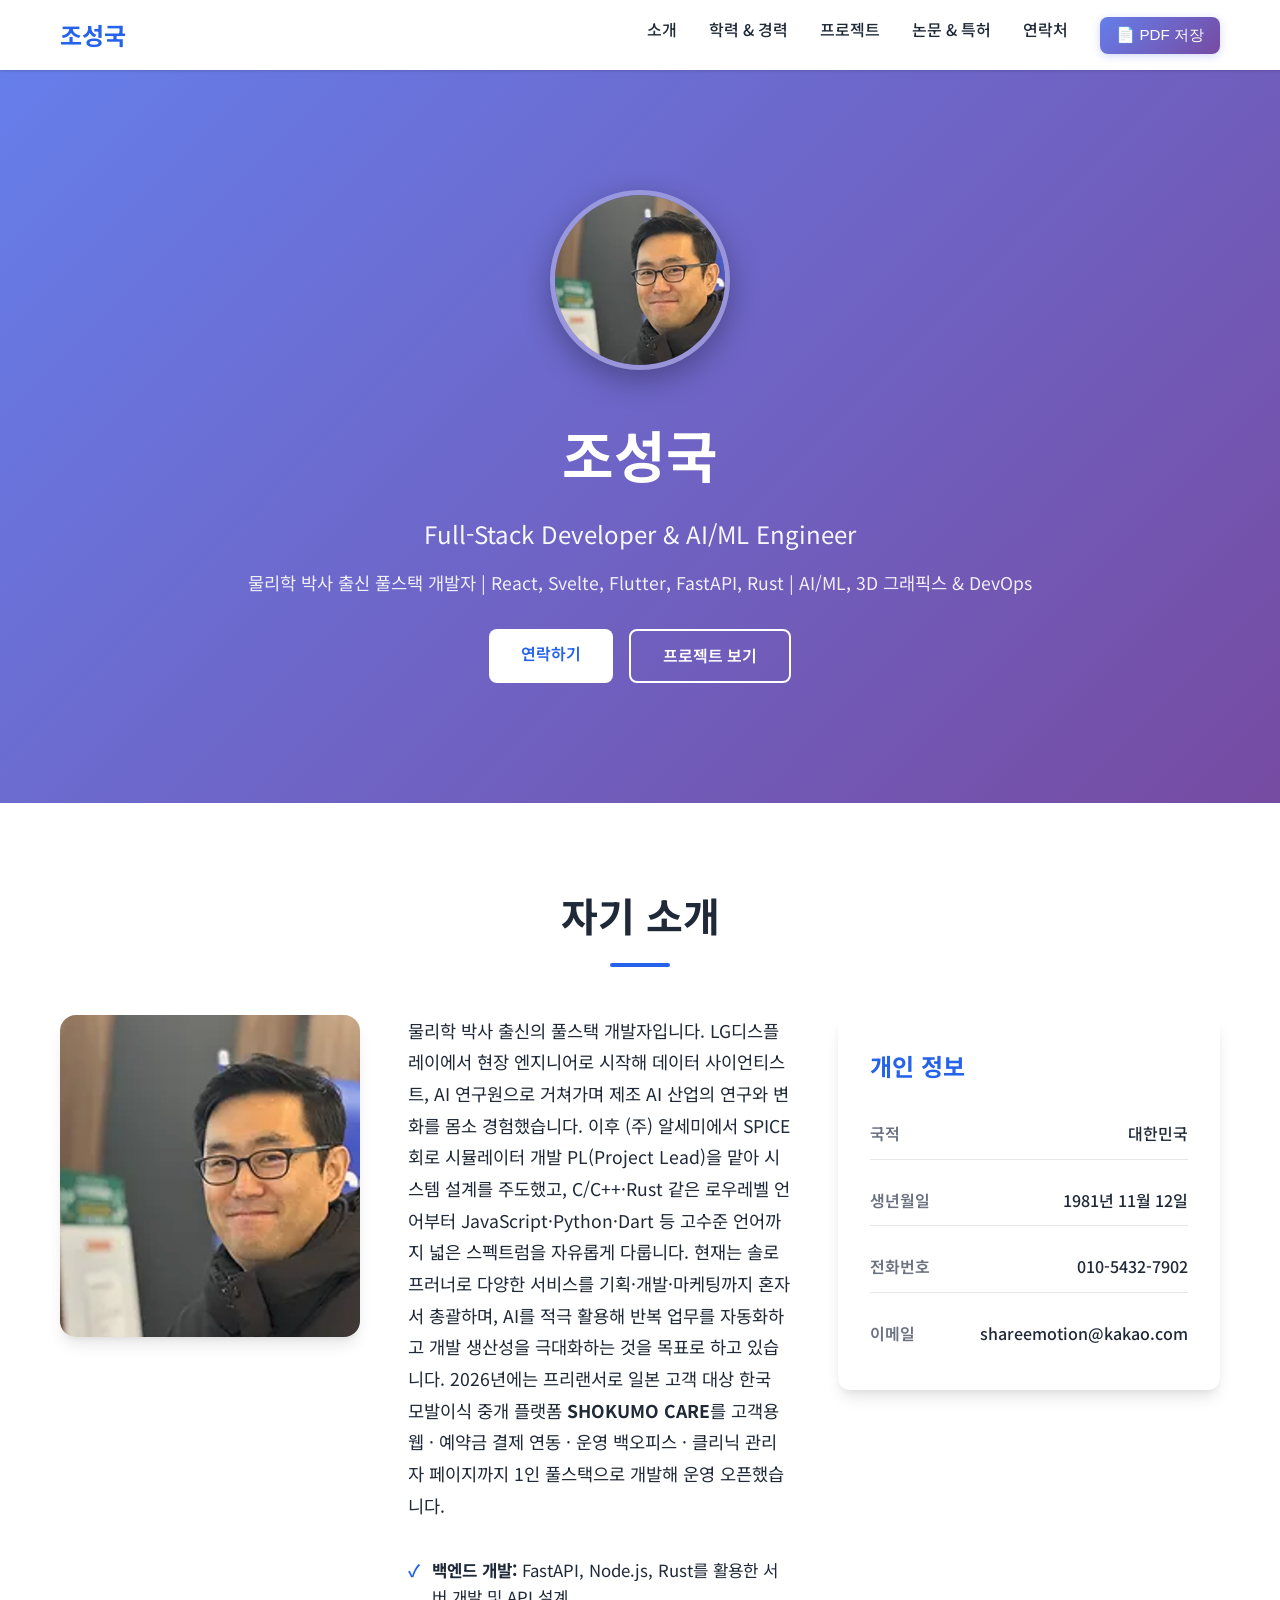
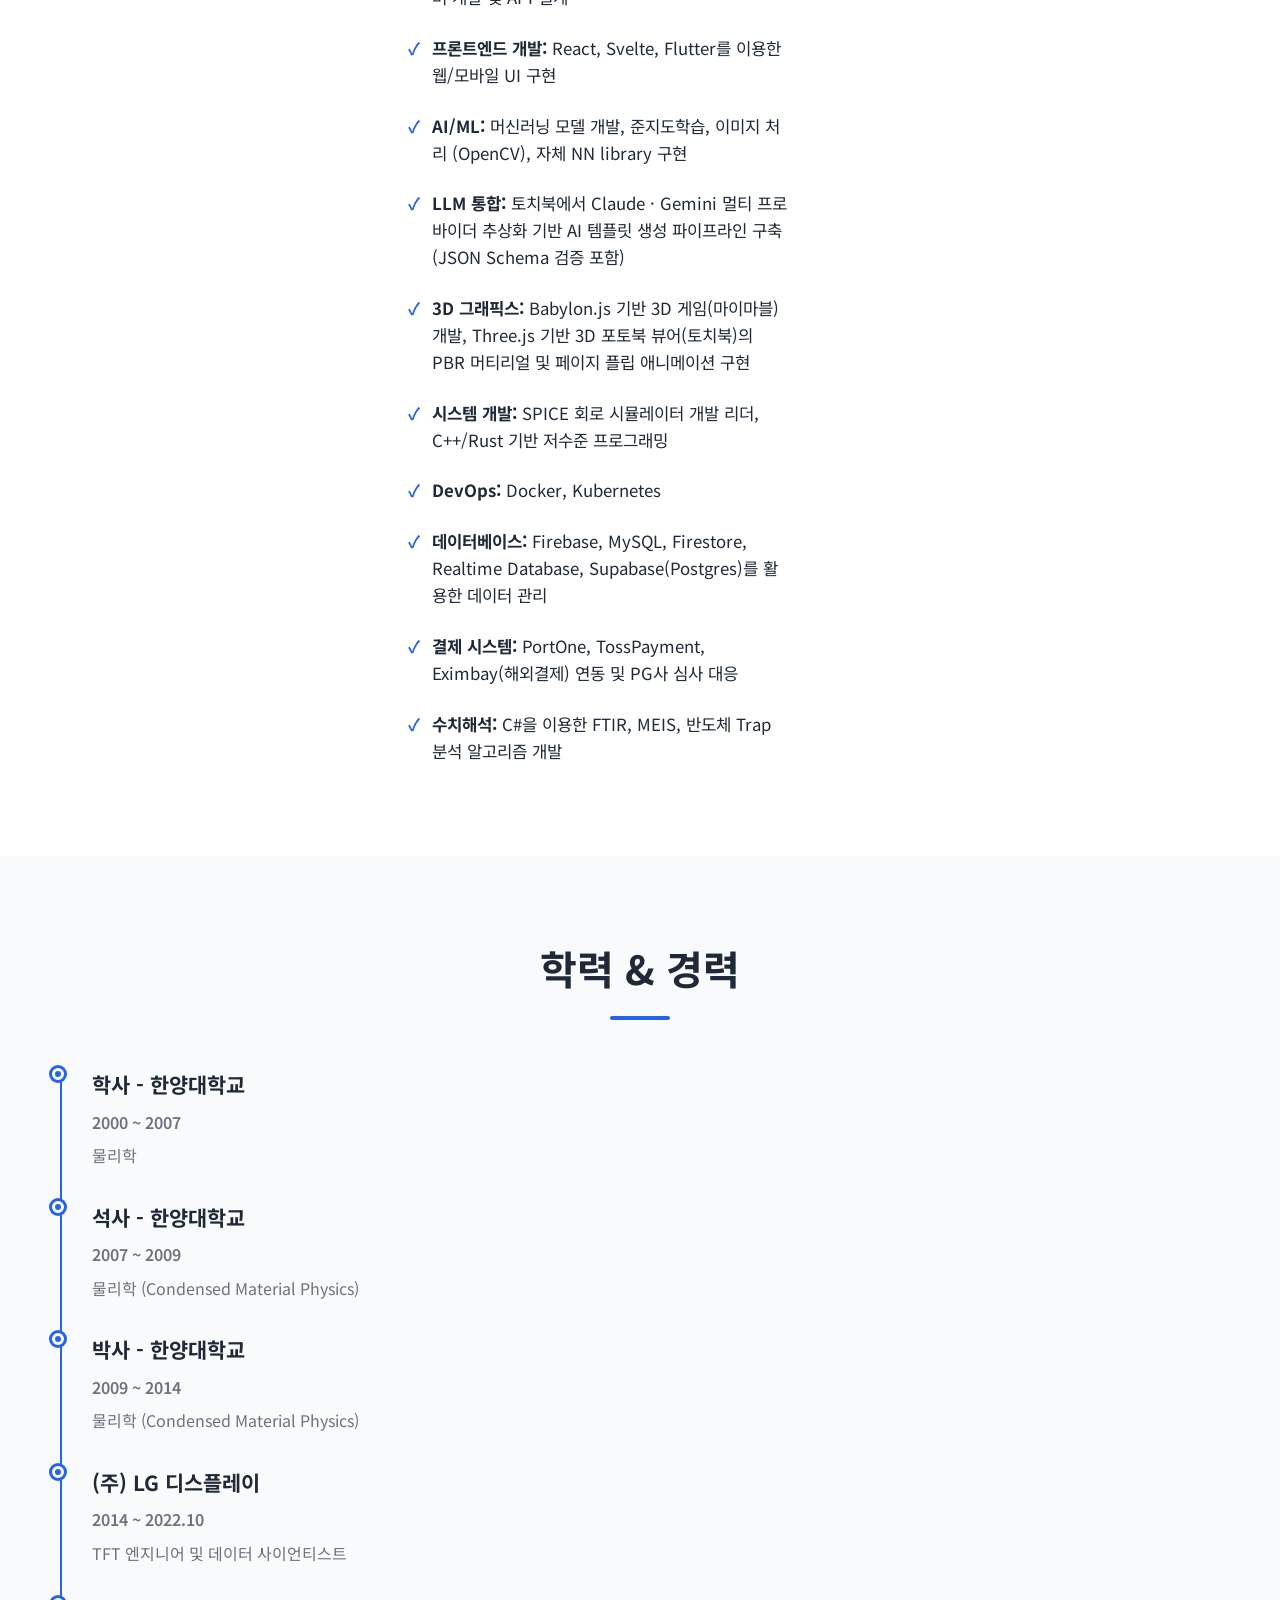
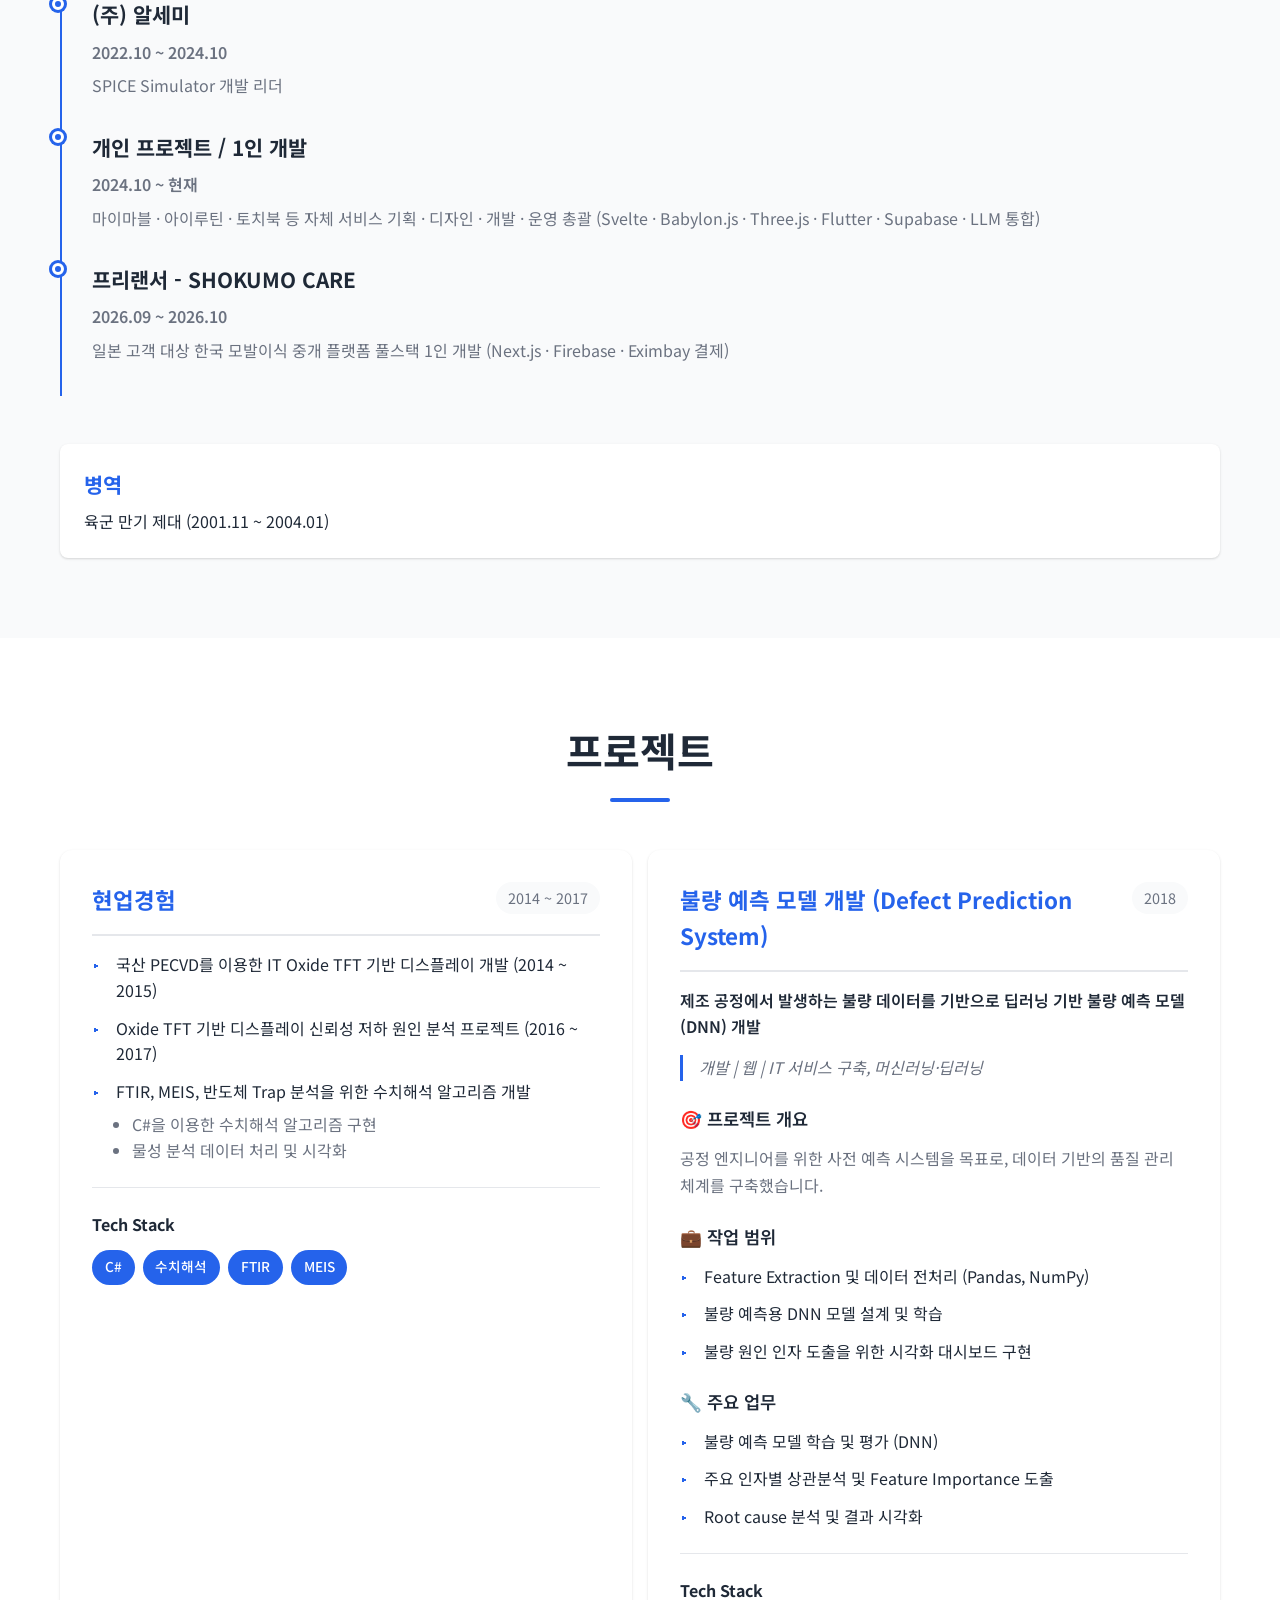
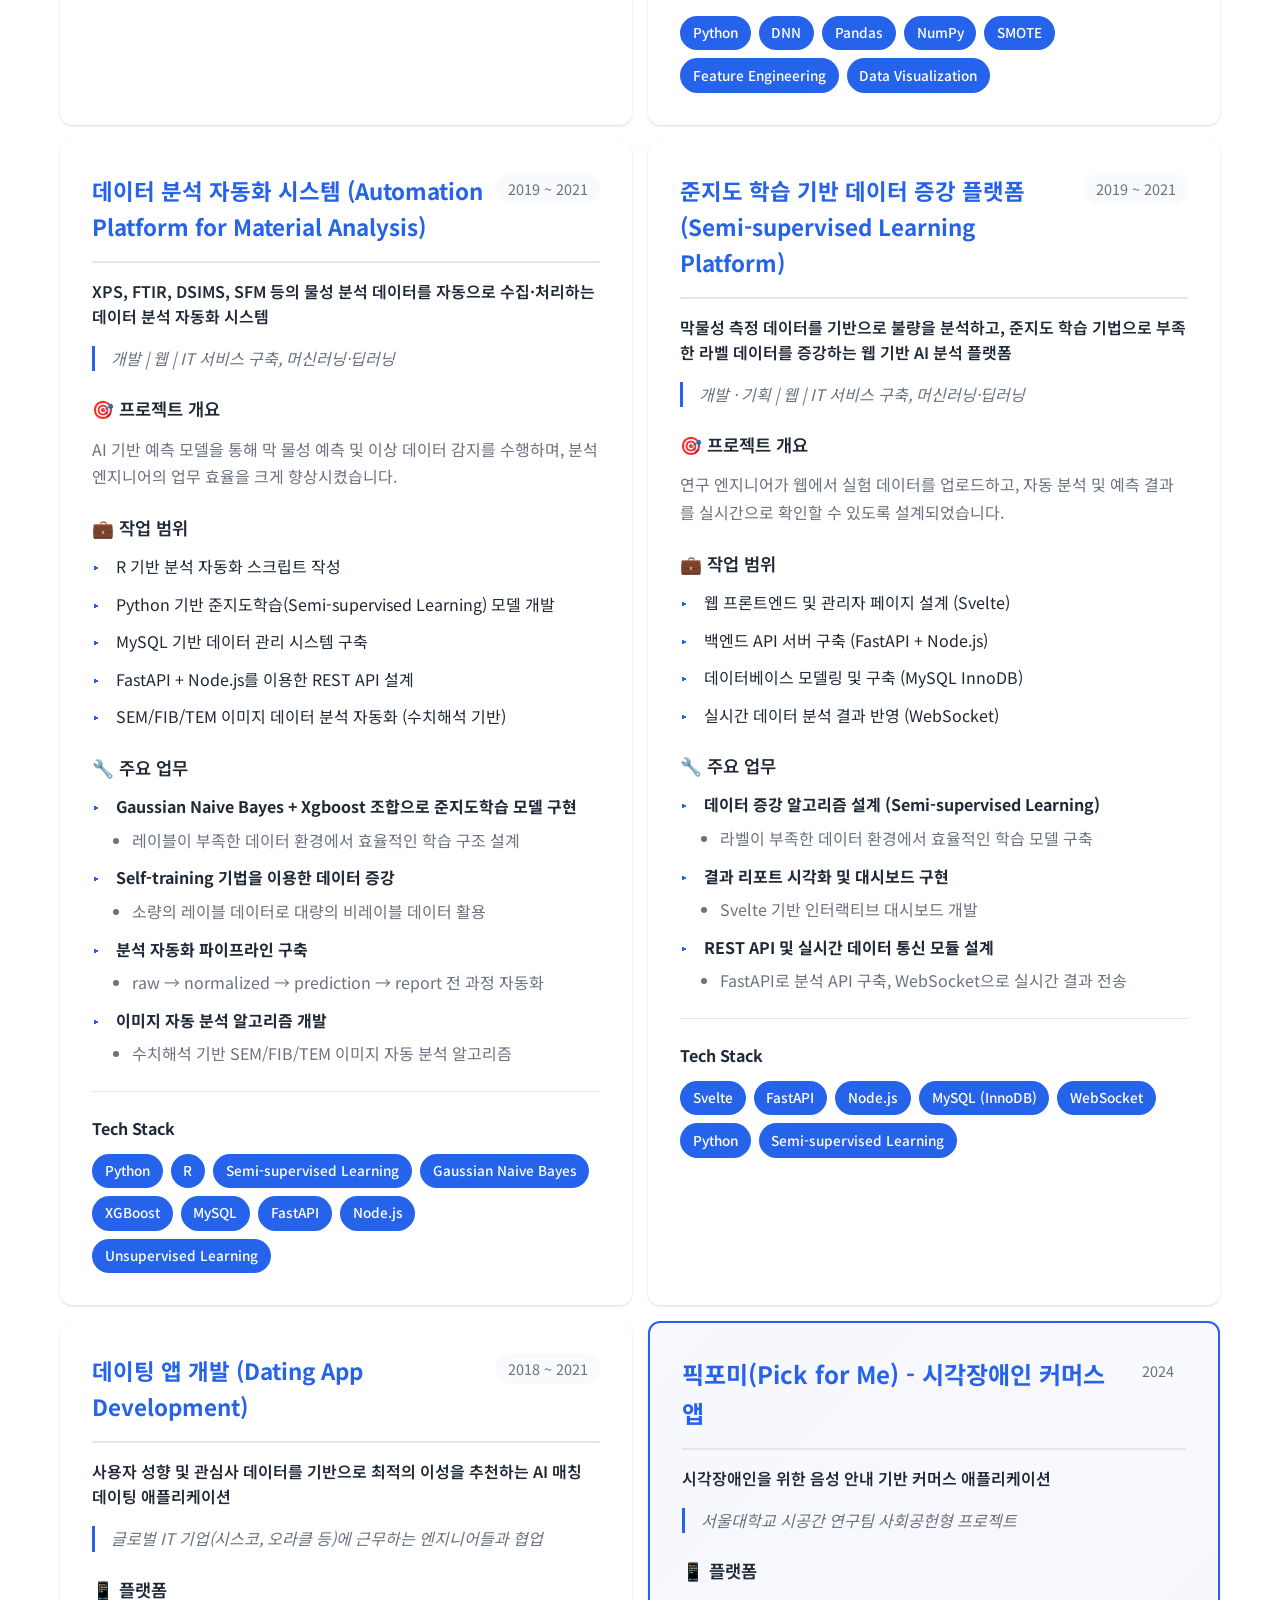
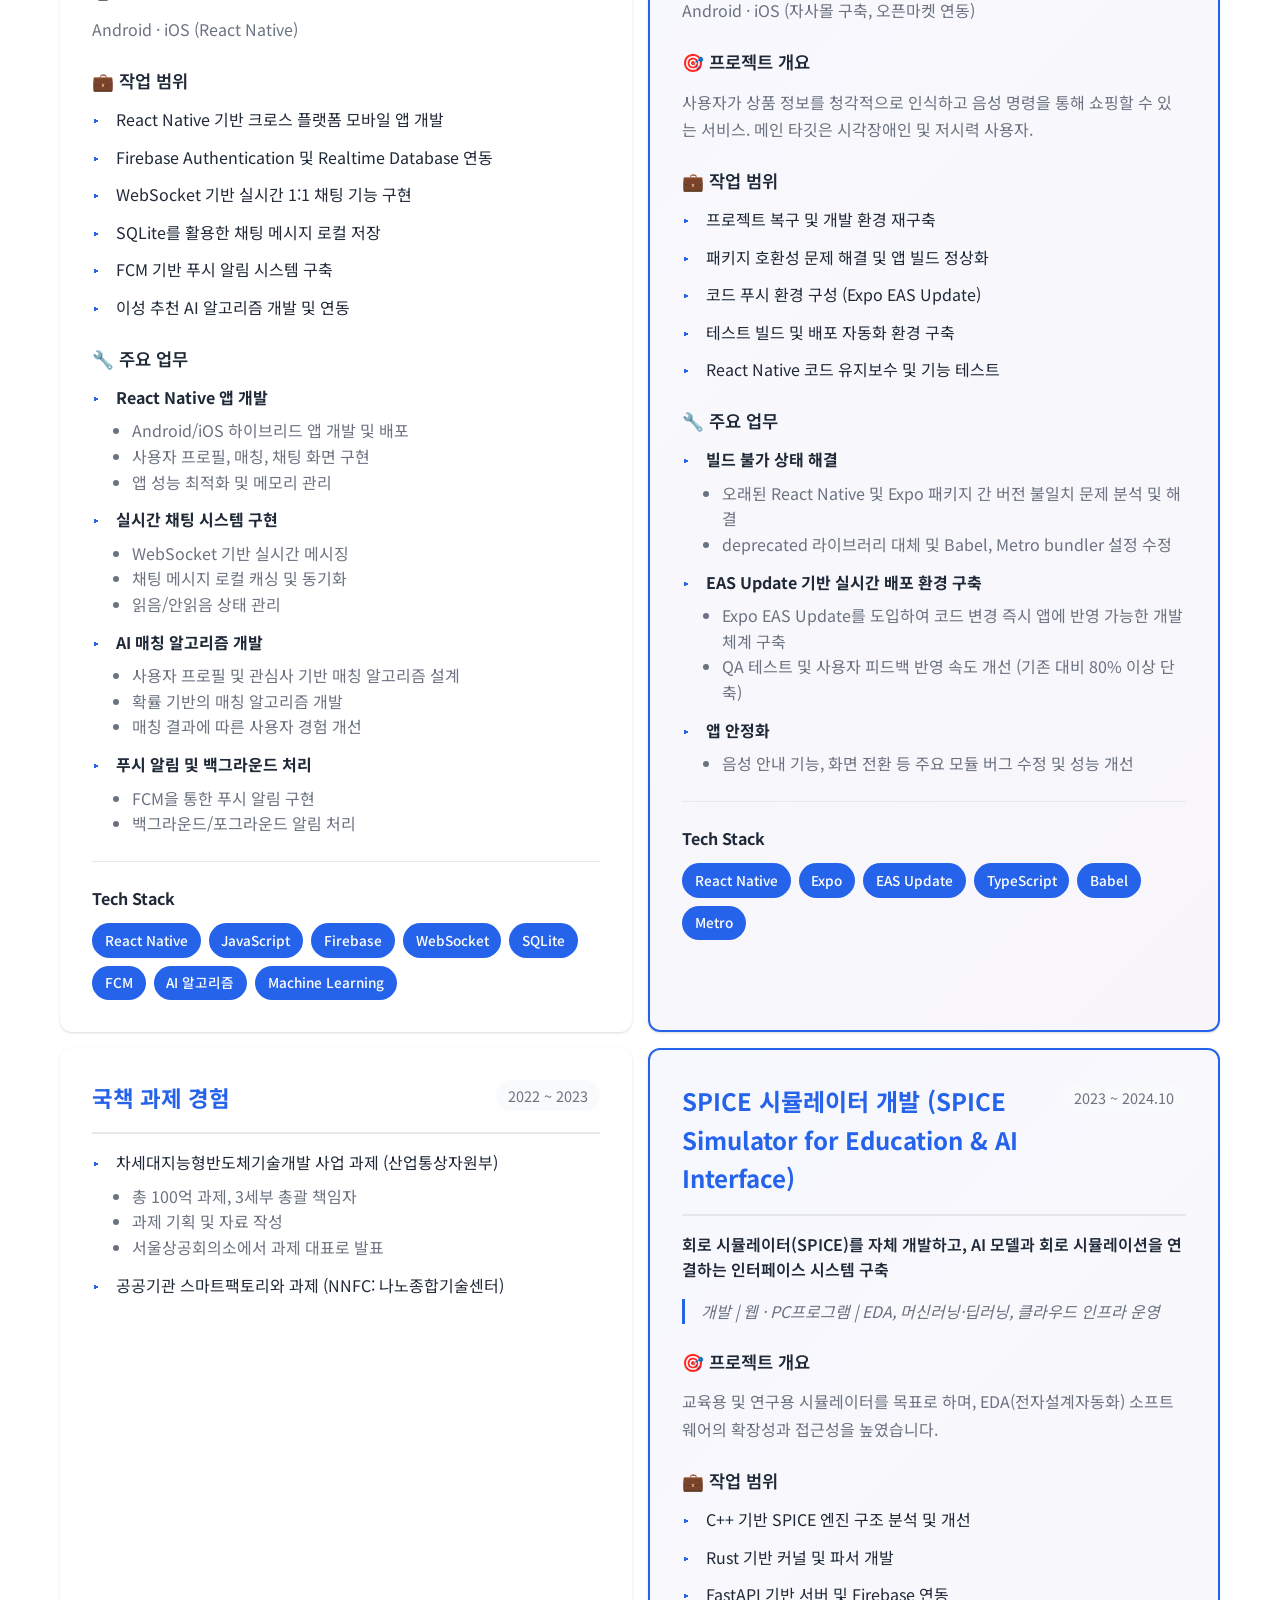
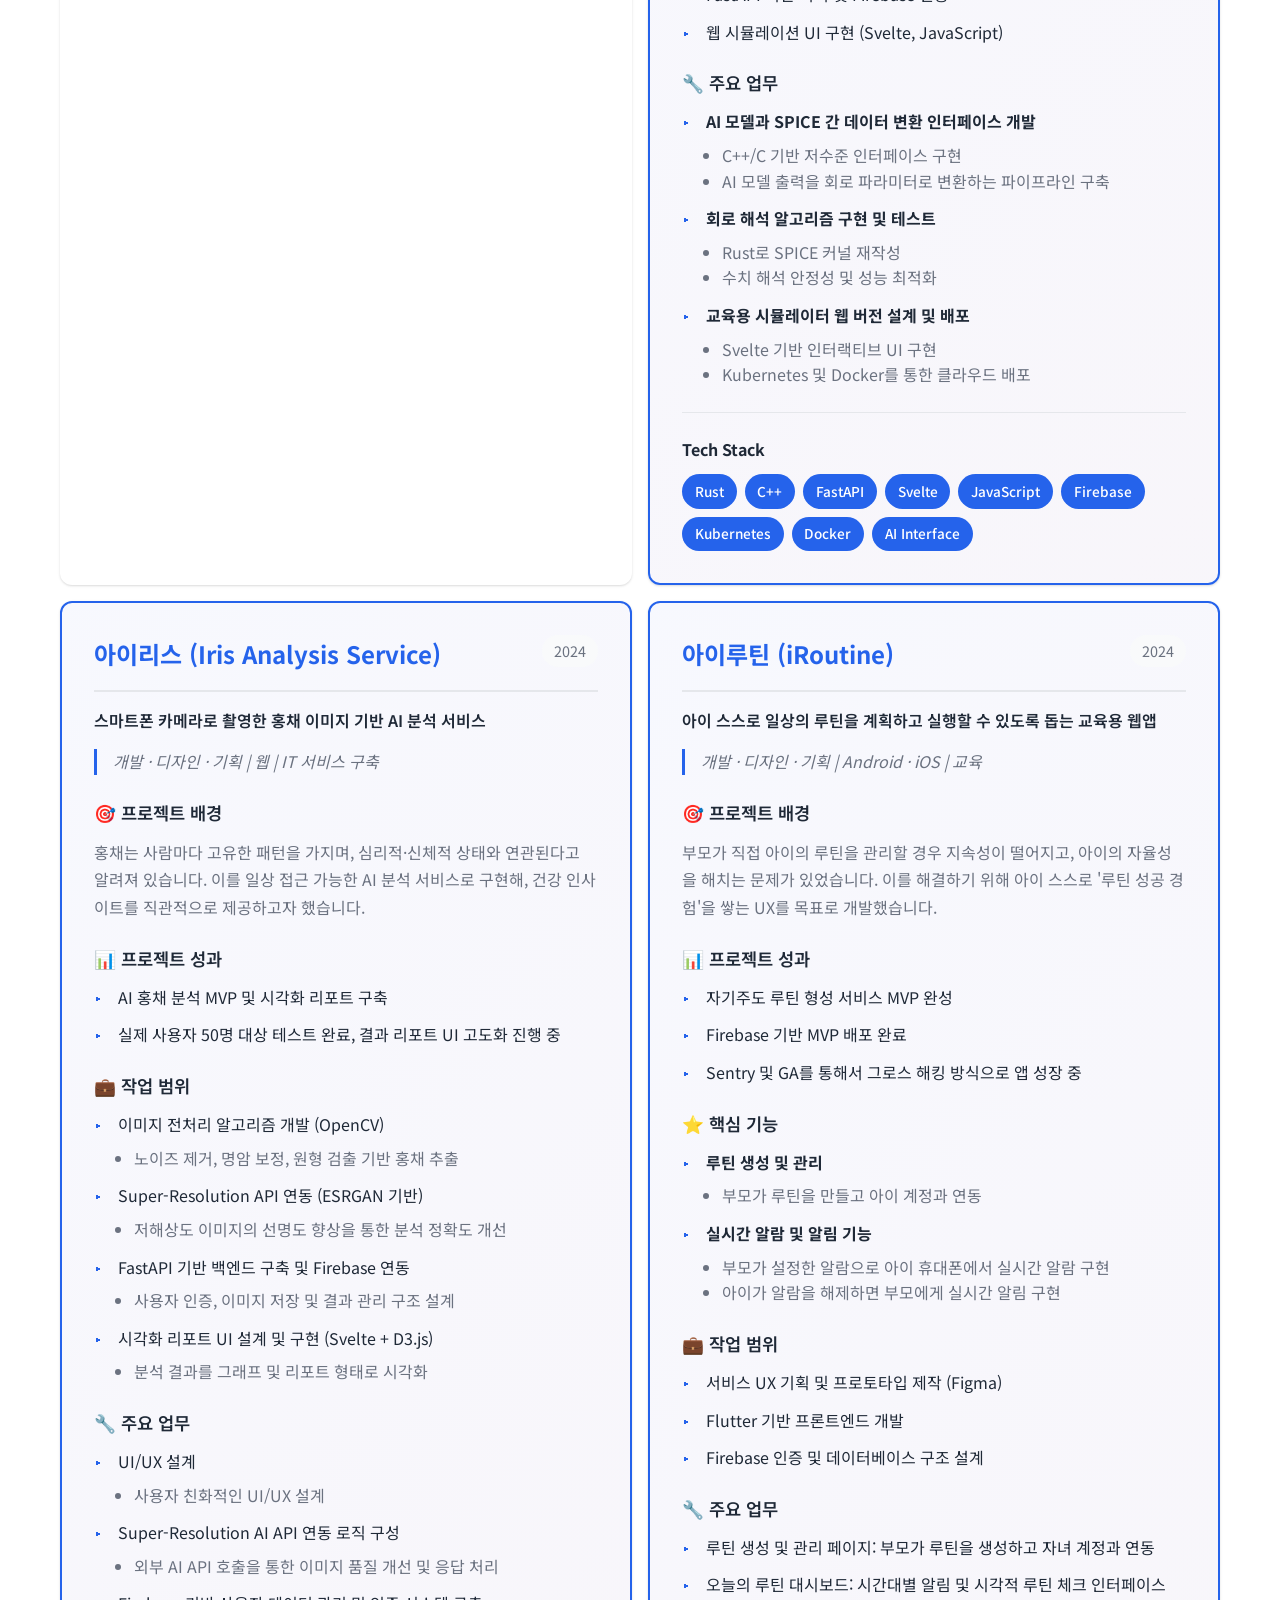
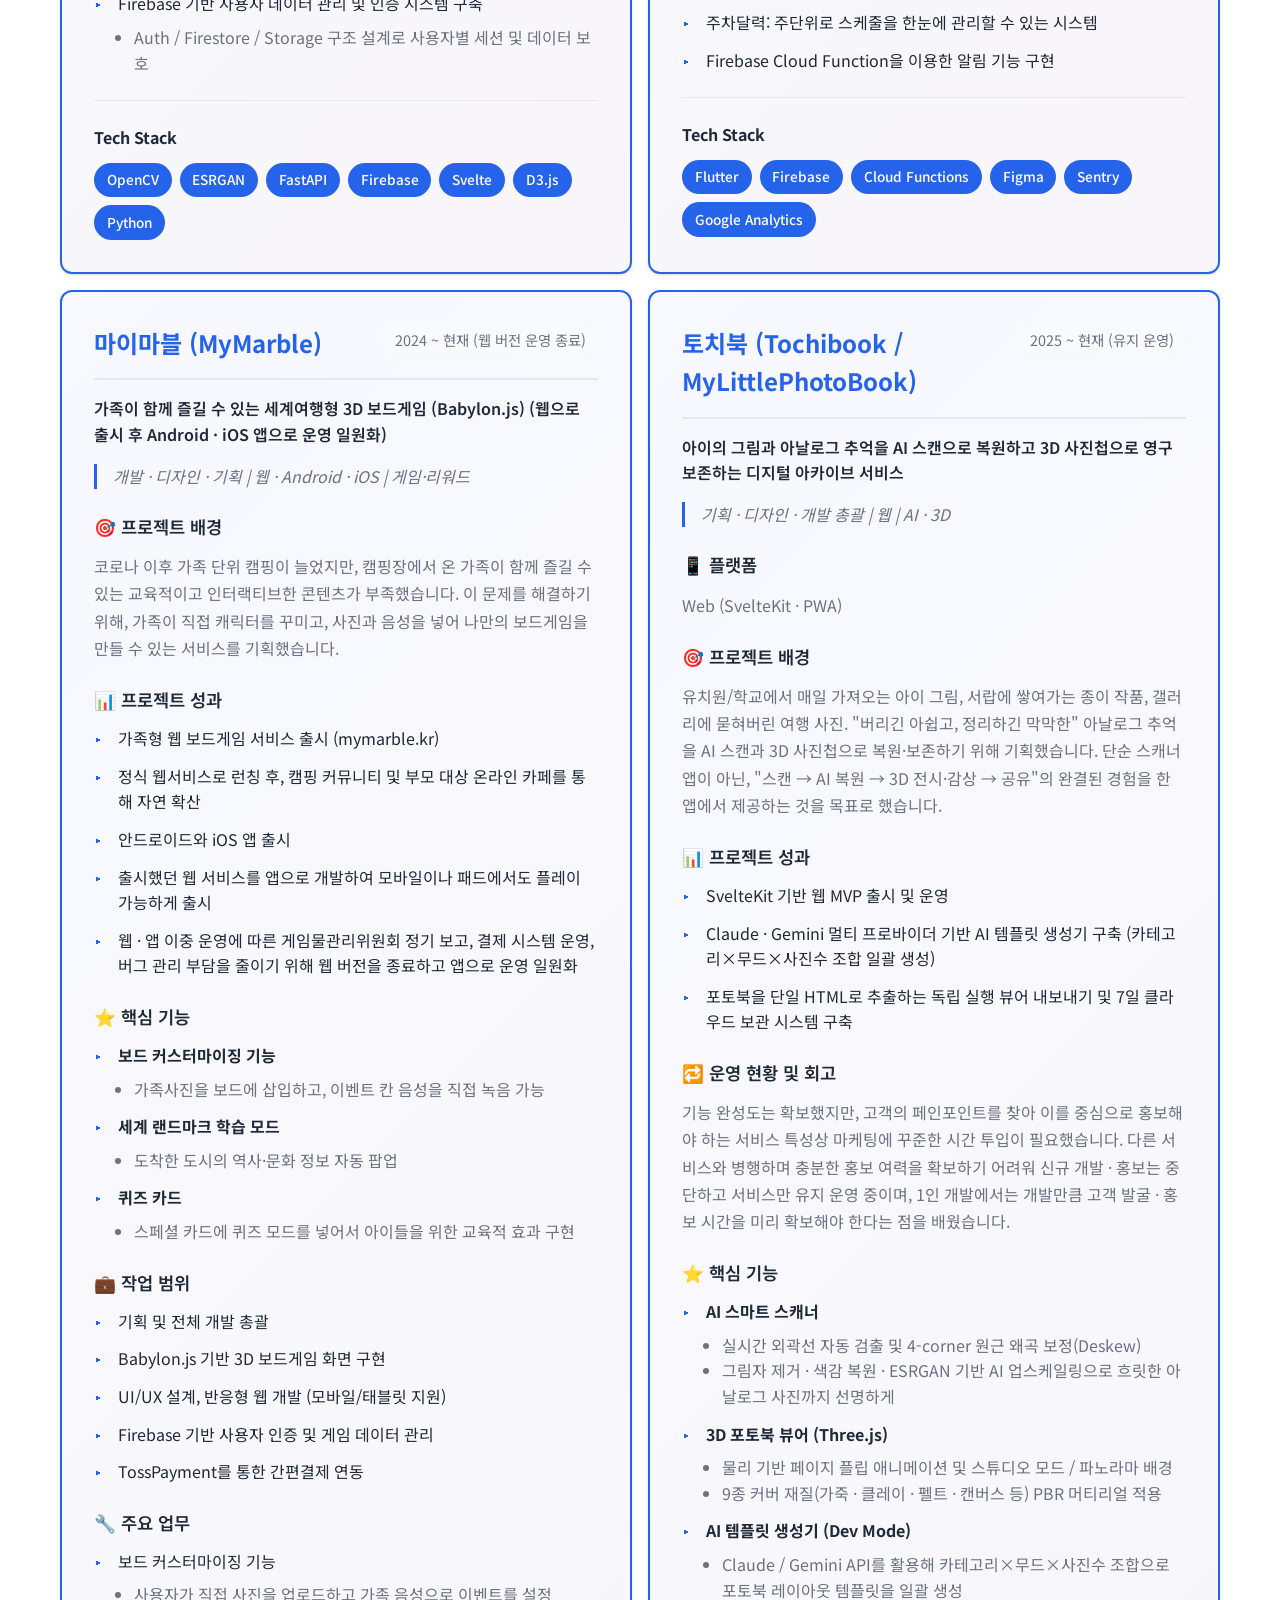
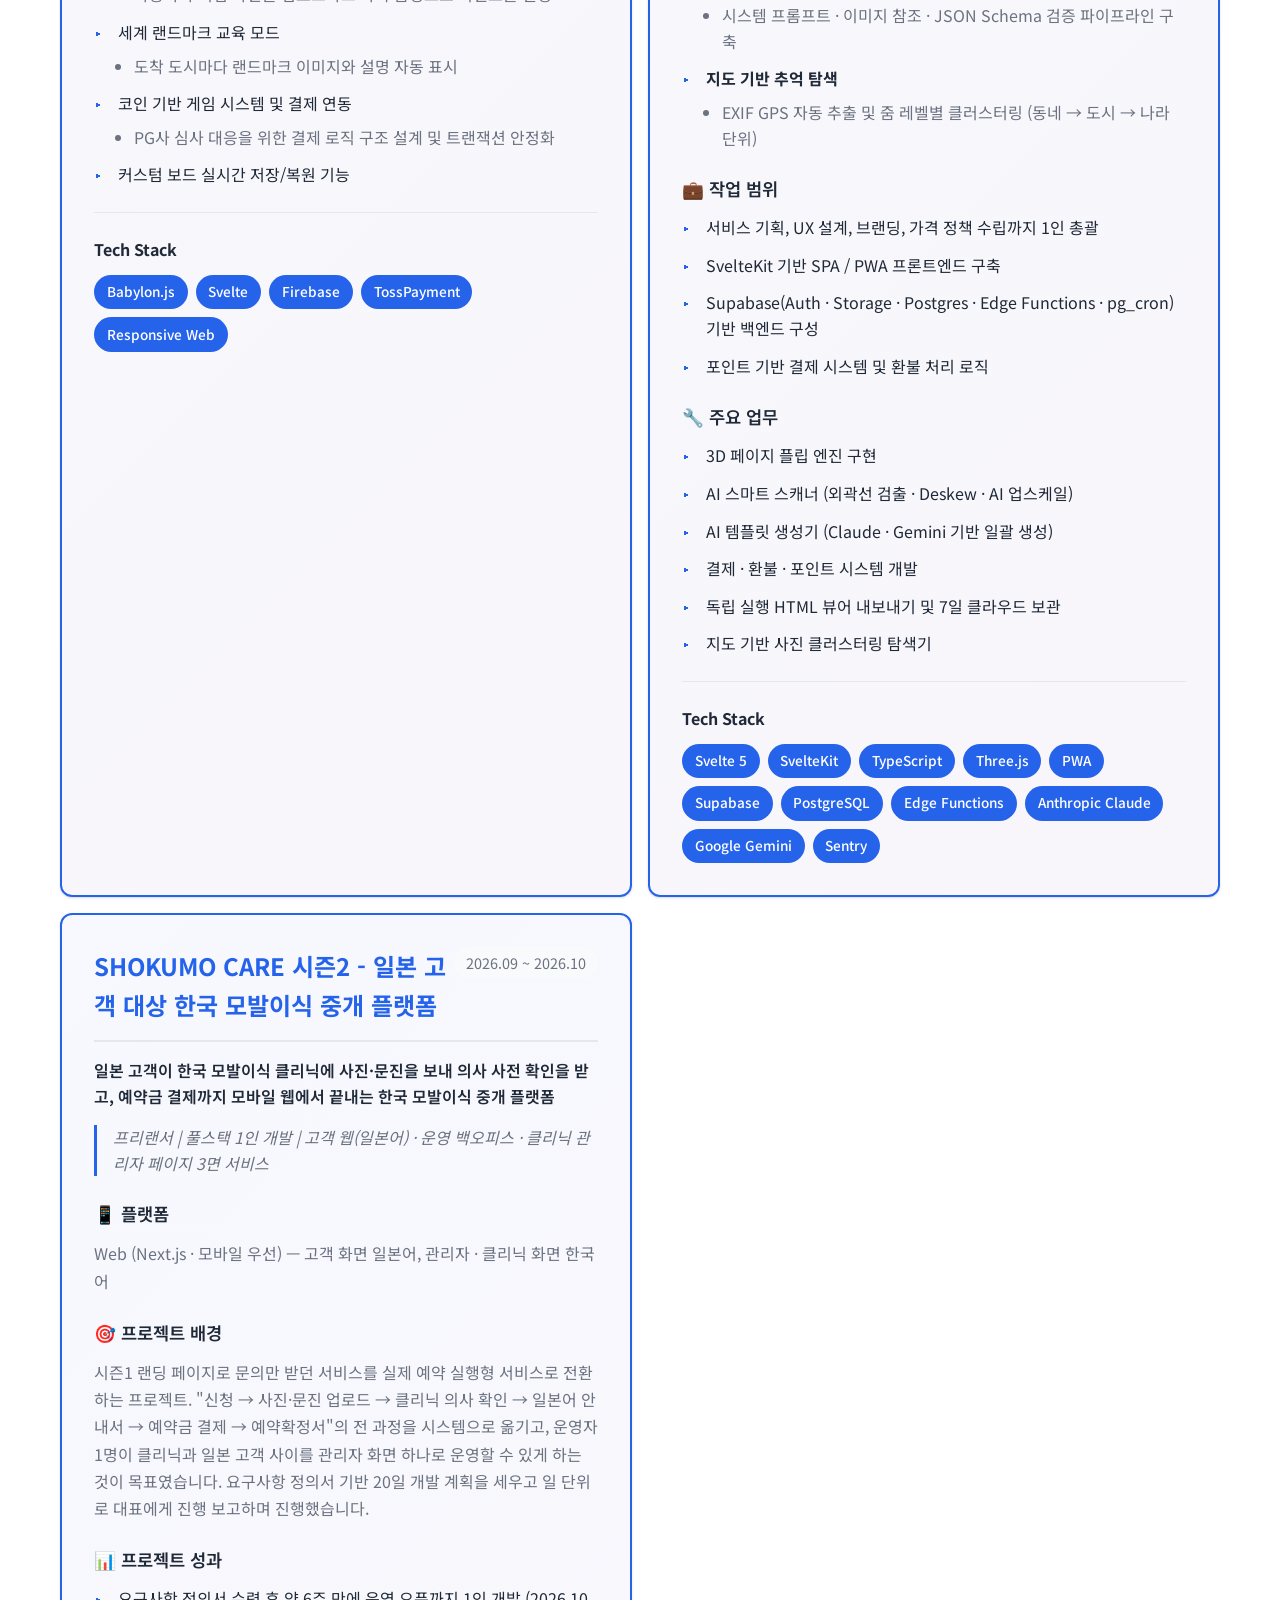
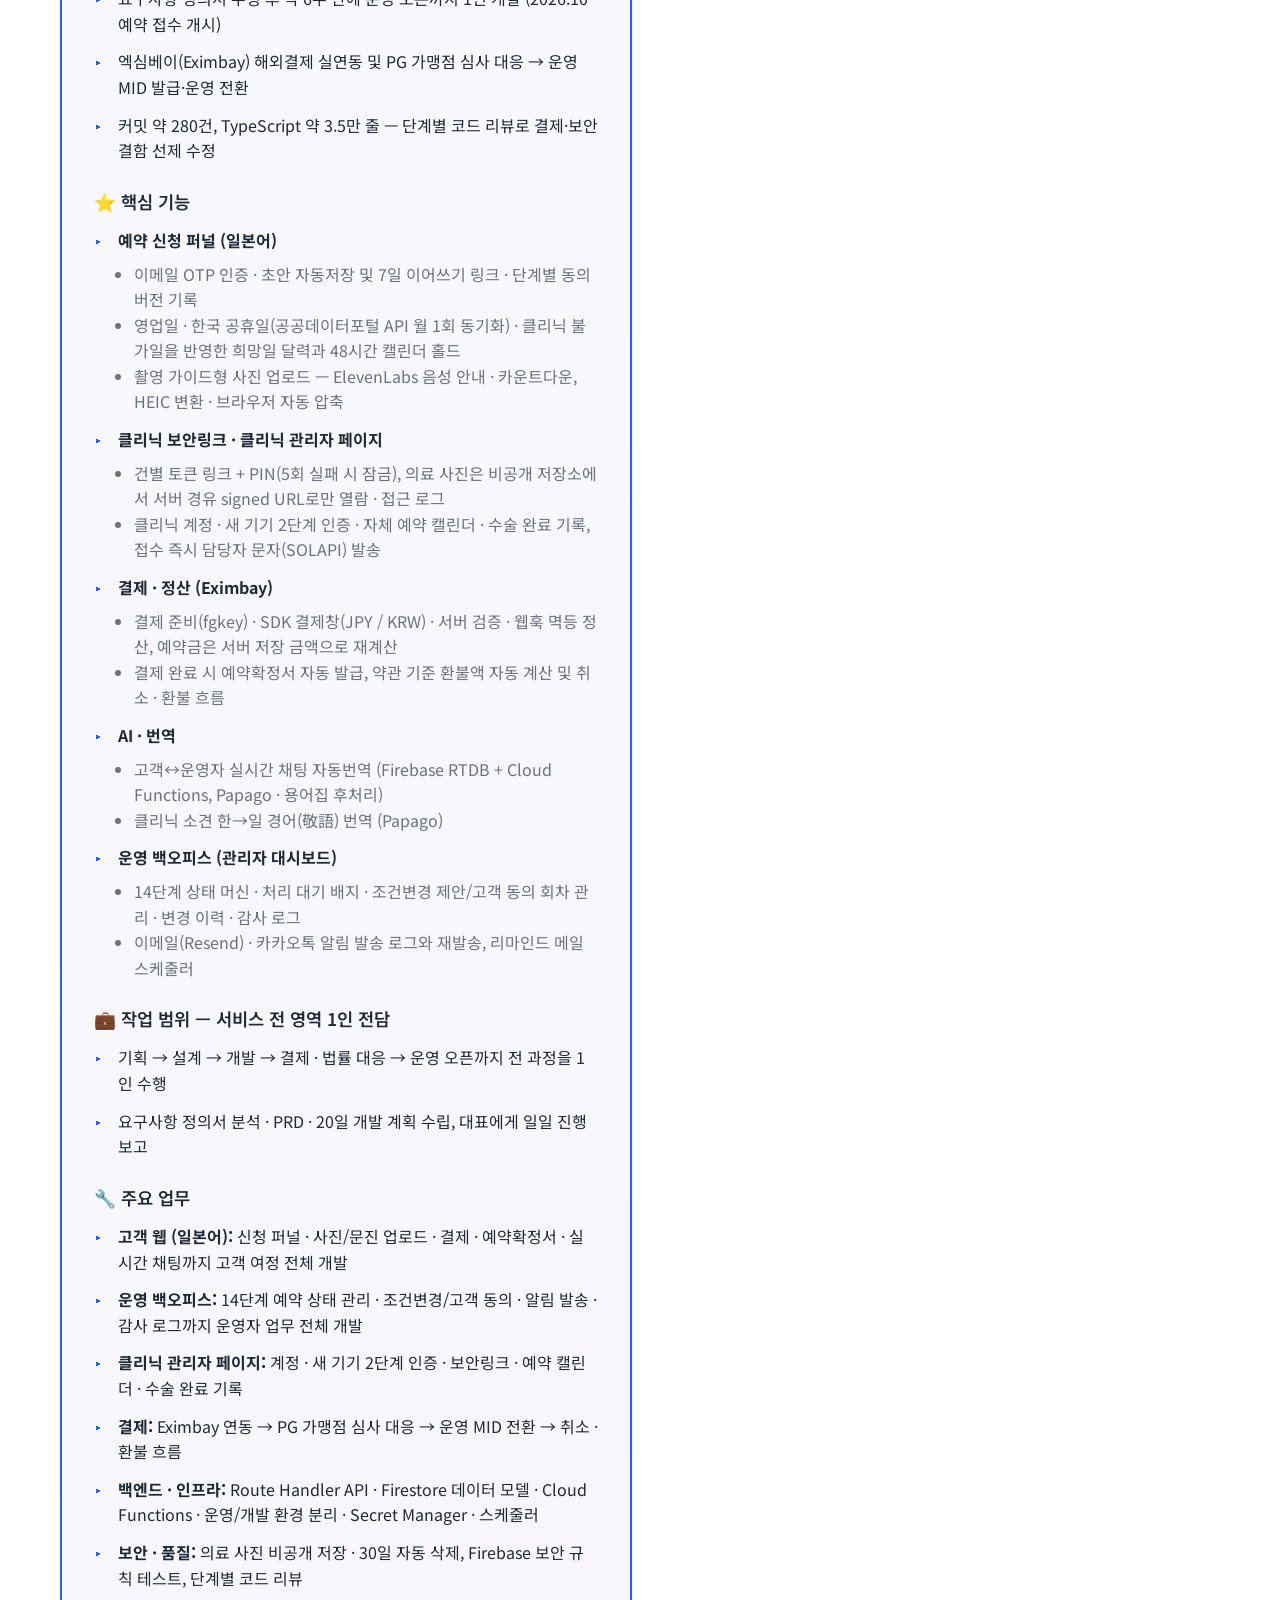
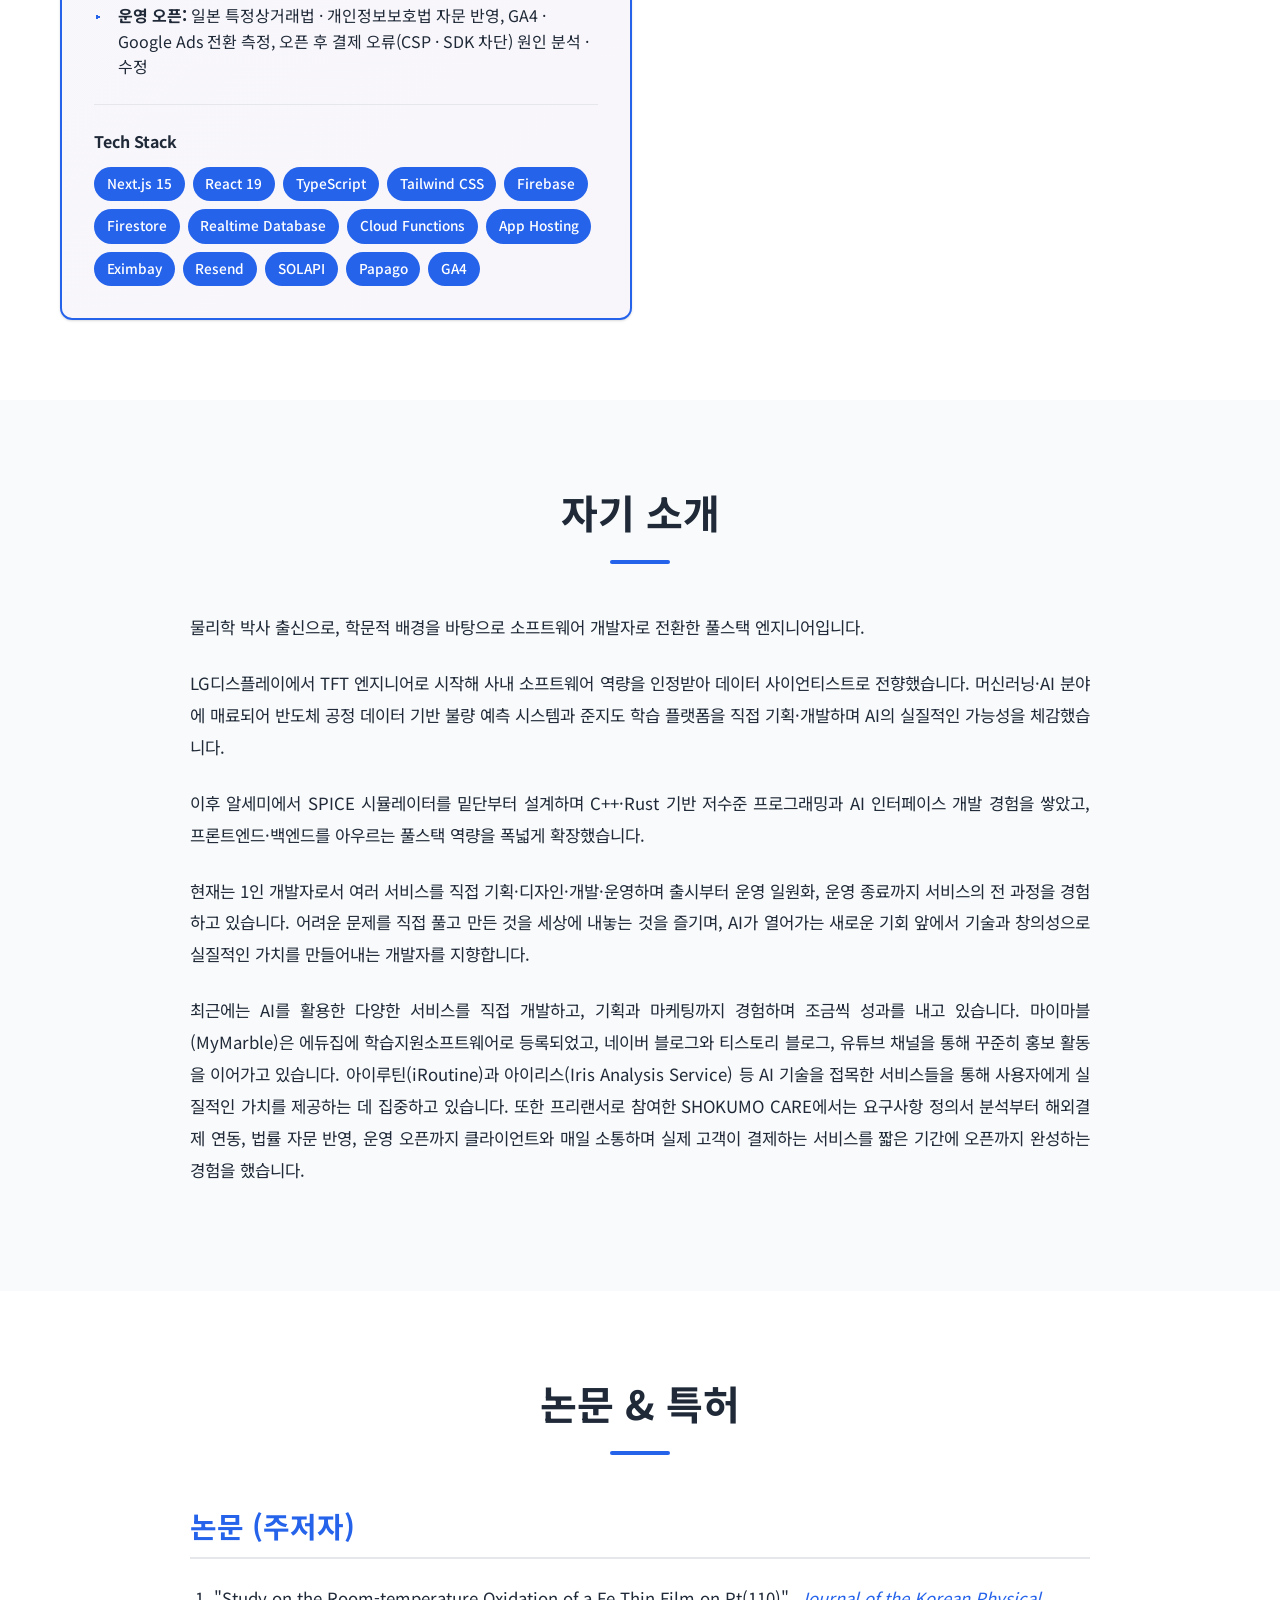
<file: index.html>
<!doctype html>
<html lang="ko">
    <head>
        <meta charset="UTF-8" />
        <meta name="viewport" content="width=device-width, initial-scale=1.0" />
        <title>조성국 - AI & Semiconductor Engineer</title>
        <link rel="stylesheet" href="styles.css" />
        <link rel="preconnect" href="https://fonts.googleapis.com" />
        <link rel="preconnect" href="https://fonts.gstatic.com" crossorigin />
        <link
            href="https://fonts.googleapis.com/css2?family=Noto+Sans+KR:wght@300;400;500;700&display=swap"
            rel="stylesheet"
        />
    </head>
    <body>
        <!-- Navigation -->
        <nav class="navbar">
            <div class="container">
                <div class="nav-brand">조성국</div>
                <ul class="nav-menu">
                    <li><a href="#about">소개</a></li>
                    <li><a href="#education">학력 & 경력</a></li>
                    <li><a href="#projects">프로젝트</a></li>
                    <li><a href="#publications">논문 & 특허</a></li>
                    <li><a href="#contact">연락처</a></li>
                    <li>
                        <button id="pdfDownloadBtn" class="pdf-btn">
                            📄 PDF 저장
                        </button>
                    </li>
                </ul>
                <div class="hamburger">
                    <span></span>
                    <span></span>
                    <span></span>
                </div>
            </div>
        </nav>

        <!-- Hero Section -->
        <section class="hero">
            <div class="container">
                <div class="hero-content">
                    <div class="hero-image-wrapper">
                        <img
                            src="myImage.png"
                            alt="조성국 프로필"
                            class="hero-image"
                        />
                    </div>
                    <h1 class="hero-title">조성국</h1>
                    <p class="hero-subtitle">
                        Full-Stack Developer & AI/ML Engineer
                    </p>
                    <p class="hero-description">
                        물리학 박사 출신 풀스택 개발자 | React, Svelte, Flutter,
                        FastAPI, Rust | AI/ML, 3D 그래픽스 & DevOps
                    </p>
                    <div class="hero-buttons">
                        <a href="#contact" class="btn btn-primary">연락하기</a>
                        <a href="#projects" class="btn btn-secondary"
                            >프로젝트 보기</a
                        >
                    </div>
                </div>
            </div>
        </section>

        <!-- About Section -->
        <section id="about" class="section">
            <div class="container">
                <h2 class="section-title">자기 소개</h2>
                <div class="about-content">
                    <div class="about-image-container">
                        <img
                            src="myImage.png"
                            alt="조성국"
                            class="about-image"
                        />
                    </div>
                    <div class="about-text">
                        <p>
                            물리학 박사 출신의 풀스택 개발자입니다.
                            LG디스플레이에서 현장 엔지니어로 시작해 데이터
                            사이언티스트, AI 연구원으로 거쳐가며 제조 AI
                            산업의 연구와 변화를 몸소 경험했습니다. 이후
                            (주) 알세미에서 SPICE 회로 시뮬레이터 개발
                            PL(Project Lead)을 맡아 시스템 설계를 주도했고,
                            C/C++·Rust 같은 로우레벨 언어부터
                            JavaScript·Python·Dart 등 고수준 언어까지 넓은
                            스펙트럼을 자유롭게 다룹니다. 현재는 솔로프러너로
                            다양한 서비스를 기획·개발·마케팅까지 혼자서
                            총괄하며, AI를 적극 활용해 반복 업무를 자동화하고
                            개발 생산성을 극대화하는 것을 목표로 하고
                            있습니다. 2026년에는 프리랜서로 일본 고객 대상
                            한국 모발이식 중개 플랫폼 <strong>SHOKUMO CARE</strong>를
                            고객용 웹 · 예약금 결제 연동 · 운영 백오피스 · 클리닉
                            관리자 페이지까지 1인 풀스택으로 개발해 운영 오픈했습니다.
                        </p>
                        <ul class="highlight-list">
                            <li>
                                <strong>백엔드 개발:</strong> FastAPI, Node.js,
                                Rust를 활용한 서버 개발 및 API 설계
                            </li>
                            <li>
                                <strong>프론트엔드 개발:</strong> React, Svelte,
                                Flutter를 이용한 웹/모바일 UI 구현
                            </li>
                            <li>
                                <strong>AI/ML:</strong> 머신러닝 모델 개발,
                                준지도학습, 이미지 처리 (OpenCV), 자체 NN
                                library 구현
                            </li>
                            <li>
                                <strong>LLM 통합:</strong> 토치북에서 Claude ·
                                Gemini 멀티 프로바이더 추상화 기반 AI 템플릿 생성
                                파이프라인 구축 (JSON Schema 검증 포함)
                            </li>
                            <li>
                                <strong>3D 그래픽스:</strong> Babylon.js 기반 3D
                                게임(마이마블) 개발, Three.js 기반 3D 포토북
                                뷰어(토치북)의 PBR 머티리얼 및 페이지 플립 애니메이션 구현
                            </li>
                            <li>
                                <strong>시스템 개발:</strong> SPICE 회로
                                시뮬레이터 개발 리더, C++/Rust 기반 저수준
                                프로그래밍
                            </li>
                            <li><strong>DevOps:</strong> Docker, Kubernetes</li>
                            <li>
                                <strong>데이터베이스:</strong> Firebase, MySQL,
                                Firestore, Realtime Database, Supabase(Postgres)를
                                활용한 데이터 관리
                            </li>
                            <li>
                                <strong>결제 시스템:</strong> PortOne,
                                TossPayment, Eximbay(해외결제) 연동 및 PG사
                                심사 대응
                            </li>
                            <li>
                                <strong>수치해석:</strong> C#을 이용한 FTIR,
                                MEIS, 반도체 Trap 분석 알고리즘 개발
                            </li>
                        </ul>
                    </div>
                    <div class="personal-info">
                        <h3>개인 정보</h3>
                        <div class="info-grid">
                            <div class="info-item">
                                <span class="info-label">국적</span>
                                <span class="info-value">대한민국</span>
                            </div>
                            <div class="info-item">
                                <span class="info-label">생년월일</span>
                                <span class="info-value">1981년 11월 12일</span>
                            </div>
                            <div class="info-item">
                                <span class="info-label">전화번호</span>
                                <span class="info-value">010-5432-7902</span>
                            </div>
                            <div class="info-item">
                                <span class="info-label">이메일</span>
                                <span class="info-value"
                                    >shareemotion@kakao.com</span
                                >
                            </div>
                        </div>
                    </div>
                </div>
            </div>
        </section>

        <!-- Education & Career Section -->
        <section id="education" class="section section-gray">
            <div class="container">
                <h2 class="section-title">학력 & 경력</h2>

                <div class="timeline">
                    <div class="timeline-item">
                        <div class="timeline-marker"></div>
                        <div class="timeline-content">
                            <h3>학사 - 한양대학교</h3>
                            <p class="timeline-period">2000 ~ 2007</p>
                            <p>물리학</p>
                        </div>
                    </div>

                    <div class="timeline-item">
                        <div class="timeline-marker"></div>
                        <div class="timeline-content">
                            <h3>석사 - 한양대학교</h3>
                            <p class="timeline-period">2007 ~ 2009</p>
                            <p>물리학 (Condensed Material Physics)</p>
                        </div>
                    </div>

                    <div class="timeline-item">
                        <div class="timeline-marker"></div>
                        <div class="timeline-content">
                            <h3>박사 - 한양대학교</h3>
                            <p class="timeline-period">2009 ~ 2014</p>
                            <p>물리학 (Condensed Material Physics)</p>
                        </div>
                    </div>

                    <div class="timeline-item">
                        <div class="timeline-marker"></div>
                        <div class="timeline-content">
                            <h3>(주) LG 디스플레이</h3>
                            <p class="timeline-period">2014 ~ 2022.10</p>
                            <p>TFT 엔지니어 및 데이터 사이언티스트</p>
                        </div>
                    </div>

                    <div class="timeline-item">
                        <div class="timeline-marker"></div>
                        <div class="timeline-content">
                            <h3>(주) 알세미</h3>
                            <p class="timeline-period">2022.10 ~ 2024.10</p>
                            <p>SPICE Simulator 개발 리더</p>
                        </div>
                    </div>

                    <div class="timeline-item">
                        <div class="timeline-marker"></div>
                        <div class="timeline-content">
                            <h3>개인 프로젝트 / 1인 개발</h3>
                            <p class="timeline-period">2024.10 ~ 현재</p>
                            <p>
                                마이마블 · 아이루틴 · 토치북 등 자체 서비스
                                기획 · 디자인 · 개발 · 운영 총괄 (Svelte ·
                                Babylon.js · Three.js · Flutter · Supabase · LLM 통합)
                            </p>
                        </div>
                    </div>

                    <div class="timeline-item">
                        <div class="timeline-marker"></div>
                        <div class="timeline-content">
                            <h3>프리랜서 - SHOKUMO CARE</h3>
                            <p class="timeline-period">2026.09 ~ 2026.10</p>
                            <p>
                                일본 고객 대상 한국 모발이식 중개 플랫폼 풀스택 1인 개발
                                (Next.js · Firebase · Eximbay 결제)
                            </p>
                        </div>
                    </div>
                </div>

                <div class="military-service">
                    <h3>병역</h3>
                    <p>육군 만기 제대 (2001.11 ~ 2004.01)</p>
                </div>
            </div>
        </section>

        <!-- Projects Section -->
        <section id="projects" class="section">
            <div class="container">
                <h2 class="section-title">프로젝트</h2>

                <div class="projects-grid">
                    <!-- 현업경험 -->
                    <div class="project-card">
                        <div class="project-header">
                            <h3>현업경험</h3>
                            <span class="project-period">2014 ~ 2017</span>
                        </div>
                        <ul class="project-details">
                            <li>
                                국산 PECVD를 이용한 IT Oxide TFT 기반 디스플레이
                                개발 (2014 ~ 2015)
                            </li>
                            <li>
                                Oxide TFT 기반 디스플레이 신뢰성 저하 원인 분석
                                프로젝트 (2016 ~ 2017)
                            </li>
                            <li>
                                FTIR, MEIS, 반도체 Trap 분석을 위한 수치해석
                                알고리즘 개발
                                <ul>
                                    <li>C#을 이용한 수치해석 알고리즘 구현</li>
                                    <li>물성 분석 데이터 처리 및 시각화</li>
                                </ul>
                            </li>
                        </ul>
                        <div class="tech-stack">
                            <h4>Tech Stack</h4>
                            <div class="tags">
                                <span class="tag">C#</span>
                                <span class="tag">수치해석</span>
                                <span class="tag">FTIR</span>
                                <span class="tag">MEIS</span>
                            </div>
                        </div>
                    </div>

                    <!-- 불량 예측 모델 개발 -->
                    <div class="project-card">
                        <div class="project-header">
                            <h3>
                                불량 예측 모델 개발 (Defect Prediction System)
                            </h3>
                            <span class="project-period">2018</span>
                        </div>
                        <p class="project-description">
                            제조 공정에서 발생하는 불량 데이터를 기반으로 딥러닝
                            기반 불량 예측 모델(DNN) 개발
                        </p>
                        <p class="project-subtitle">
                            개발 | 웹 | IT 서비스 구축, 머신러닝·딥러닝
                        </p>

                        <div class="project-section">
                            <h4>🎯 프로젝트 개요</h4>
                            <p>
                                공정 엔지니어를 위한 사전 예측 시스템을 목표로,
                                데이터 기반의 품질 관리 체계를 구축했습니다.
                            </p>
                        </div>

                        <div class="project-section">
                            <h4>💼 작업 범위</h4>
                            <ul class="project-details">
                                <li>
                                    Feature Extraction 및 데이터 전처리 (Pandas,
                                    NumPy)
                                </li>
                                <li>불량 예측용 DNN 모델 설계 및 학습</li>
                                <li>
                                    불량 원인 인자 도출을 위한 시각화 대시보드
                                    구현
                                </li>
                            </ul>
                        </div>

                        <div class="project-section">
                            <h4>🔧 주요 업무</h4>
                            <ul class="project-details">
                                <li>불량 예측 모델 학습 및 평가 (DNN)</li>
                                <li>
                                    주요 인자별 상관분석 및 Feature Importance
                                    도출
                                </li>
                                <li>Root cause 분석 및 결과 시각화</li>
                            </ul>
                        </div>

                        <div class="tech-stack">
                            <h4>Tech Stack</h4>
                            <div class="tags">
                                <span class="tag">Python</span>
                                <span class="tag">DNN</span>
                                <span class="tag">Pandas</span>
                                <span class="tag">NumPy</span>
                                <span class="tag">SMOTE</span>
                                <span class="tag">Feature Engineering</span>
                                <span class="tag">Data Visualization</span>
                            </div>
                        </div>
                    </div>

                    <!-- 데이터 분석 자동화 시스템 -->
                    <div class="project-card">
                        <div class="project-header">
                            <h3>
                                데이터 분석 자동화 시스템 (Automation Platform
                                for Material Analysis)
                            </h3>
                            <span class="project-period">2019 ~ 2021</span>
                        </div>
                        <p class="project-description">
                            XPS, FTIR, DSIMS, SFM 등의 물성 분석 데이터를
                            자동으로 수집·처리하는 데이터 분석 자동화 시스템
                        </p>
                        <p class="project-subtitle">
                            개발 | 웹 | IT 서비스 구축, 머신러닝·딥러닝
                        </p>

                        <div class="project-section">
                            <h4>🎯 프로젝트 개요</h4>
                            <p>
                                AI 기반 예측 모델을 통해 막 물성 예측 및 이상
                                데이터 감지를 수행하며, 분석 엔지니어의 업무
                                효율을 크게 향상시켰습니다.
                            </p>
                        </div>

                        <div class="project-section">
                            <h4>💼 작업 범위</h4>
                            <ul class="project-details">
                                <li>R 기반 분석 자동화 스크립트 작성</li>
                                <li>
                                    Python 기반 준지도학습(Semi-supervised
                                    Learning) 모델 개발
                                </li>
                                <li>MySQL 기반 데이터 관리 시스템 구축</li>
                                <li>
                                    FastAPI + Node.js를 이용한 REST API 설계
                                </li>
                                <li>
                                    SEM/FIB/TEM 이미지 데이터 분석 자동화
                                    (수치해석 기반)
                                </li>
                            </ul>
                        </div>

                        <div class="project-section">
                            <h4>🔧 주요 업무</h4>
                            <ul class="project-details">
                                <li>
                                    <strong
                                        >Gaussian Naive Bayes + Xgboost 조합으로
                                        준지도학습 모델 구현</strong
                                    >
                                    <ul>
                                        <li>
                                            레이블이 부족한 데이터 환경에서
                                            효율적인 학습 구조 설계
                                        </li>
                                    </ul>
                                </li>
                                <li>
                                    <strong
                                        >Self-training 기법을 이용한 데이터
                                        증강</strong
                                    >
                                    <ul>
                                        <li>
                                            소량의 레이블 데이터로 대량의
                                            비레이블 데이터 활용
                                        </li>
                                    </ul>
                                </li>
                                <li>
                                    <strong>분석 자동화 파이프라인 구축</strong>
                                    <ul>
                                        <li>
                                            raw → normalized → prediction →
                                            report 전 과정 자동화
                                        </li>
                                    </ul>
                                </li>
                                <li>
                                    <strong
                                        >이미지 자동 분석 알고리즘 개발</strong
                                    >
                                    <ul>
                                        <li>
                                            수치해석 기반 SEM/FIB/TEM 이미지
                                            자동 분석 알고리즘
                                        </li>
                                    </ul>
                                </li>
                            </ul>
                        </div>

                        <div class="tech-stack">
                            <h4>Tech Stack</h4>
                            <div class="tags">
                                <span class="tag">Python</span>
                                <span class="tag">R</span>
                                <span class="tag"
                                    >Semi-supervised Learning</span
                                >
                                <span class="tag">Gaussian Naive Bayes</span>
                                <span class="tag">XGBoost</span>
                                <span class="tag">MySQL</span>
                                <span class="tag">FastAPI</span>
                                <span class="tag">Node.js</span>
                                <span class="tag">Unsupervised Learning</span>
                            </div>
                        </div>
                    </div>

                    <!-- 준지도 학습 기반 데이터 증강 플랫폼 -->
                    <div class="project-card">
                        <div class="project-header">
                            <h3>
                                준지도 학습 기반 데이터 증강 플랫폼
                                (Semi-supervised Learning Platform)
                            </h3>
                            <span class="project-period">2019 ~ 2021</span>
                        </div>
                        <p class="project-description">
                            막물성 측정 데이터를 기반으로 불량을 분석하고,
                            준지도 학습 기법으로 부족한 라벨 데이터를 증강하는
                            웹 기반 AI 분석 플랫폼
                        </p>
                        <p class="project-subtitle">
                            개발 · 기획 | 웹 | IT 서비스 구축, 머신러닝·딥러닝
                        </p>

                        <div class="project-section">
                            <h4>🎯 프로젝트 개요</h4>
                            <p>
                                연구 엔지니어가 웹에서 실험 데이터를 업로드하고,
                                자동 분석 및 예측 결과를 실시간으로 확인할 수
                                있도록 설계되었습니다.
                            </p>
                        </div>

                        <div class="project-section">
                            <h4>💼 작업 범위</h4>
                            <ul class="project-details">
                                <li>
                                    웹 프론트엔드 및 관리자 페이지 설계 (Svelte)
                                </li>
                                <li>
                                    백엔드 API 서버 구축 (FastAPI + Node.js)
                                </li>
                                <li>
                                    데이터베이스 모델링 및 구축 (MySQL InnoDB)
                                </li>
                                <li>
                                    실시간 데이터 분석 결과 반영 (WebSocket)
                                </li>
                            </ul>
                        </div>

                        <div class="project-section">
                            <h4>🔧 주요 업무</h4>
                            <ul class="project-details">
                                <li>
                                    <strong
                                        >데이터 증강 알고리즘 설계
                                        (Semi-supervised Learning)</strong
                                    >
                                    <ul>
                                        <li>
                                            라벨이 부족한 데이터 환경에서
                                            효율적인 학습 모델 구축
                                        </li>
                                    </ul>
                                </li>
                                <li>
                                    <strong
                                        >결과 리포트 시각화 및 대시보드
                                        구현</strong
                                    >
                                    <ul>
                                        <li>
                                            Svelte 기반 인터랙티브 대시보드 개발
                                        </li>
                                    </ul>
                                </li>
                                <li>
                                    <strong
                                        >REST API 및 실시간 데이터 통신 모듈
                                        설계</strong
                                    >
                                    <ul>
                                        <li>
                                            FastAPI로 분석 API 구축,
                                            WebSocket으로 실시간 결과 전송
                                        </li>
                                    </ul>
                                </li>
                            </ul>
                        </div>

                        <div class="tech-stack">
                            <h4>Tech Stack</h4>
                            <div class="tags">
                                <span class="tag">Svelte</span>
                                <span class="tag">FastAPI</span>
                                <span class="tag">Node.js</span>
                                <span class="tag">MySQL (InnoDB)</span>
                                <span class="tag">WebSocket</span>
                                <span class="tag">Python</span>
                                <span class="tag"
                                    >Semi-supervised Learning</span
                                >
                            </div>
                        </div>
                    </div>

                    <!-- Dating App Development -->
                    <div class="project-card">
                        <div class="project-header">
                            <h3>데이팅 앱 개발 (Dating App Development)</h3>
                            <span class="project-period">2018 ~ 2021</span>
                        </div>
                        <p class="project-description">
                            사용자 성향 및 관심사 데이터를 기반으로 최적의
                            이성을 추천하는 AI 매칭 데이팅 애플리케이션
                        </p>
                        <p class="project-subtitle">
                            글로벌 IT 기업(시스코, 오라클 등)에 근무하는
                            엔지니어들과 협업
                        </p>

                        <div class="project-section">
                            <h4>📱 플랫폼</h4>
                            <p>Android · iOS (React Native)</p>
                        </div>

                        <div class="project-section">
                            <h4>💼 작업 범위</h4>
                            <ul class="project-details">
                                <li>
                                    React Native 기반 크로스 플랫폼 모바일 앱
                                    개발
                                </li>
                                <li>
                                    Firebase Authentication 및 Realtime Database
                                    연동
                                </li>
                                <li>
                                    WebSocket 기반 실시간 1:1 채팅 기능 구현
                                </li>
                                <li>SQLite를 활용한 채팅 메시지 로컬 저장</li>
                                <li>FCM 기반 푸시 알림 시스템 구축</li>
                                <li>이성 추천 AI 알고리즘 개발 및 연동</li>
                            </ul>
                        </div>

                        <div class="project-section">
                            <h4>🔧 주요 업무</h4>
                            <ul class="project-details">
                                <li>
                                    <strong>React Native 앱 개발</strong>
                                    <ul>
                                        <li>
                                            Android/iOS 하이브리드 앱 개발 및
                                            배포
                                        </li>
                                        <li>
                                            사용자 프로필, 매칭, 채팅 화면 구현
                                        </li>
                                        <li>앱 성능 최적화 및 메모리 관리</li>
                                    </ul>
                                </li>
                                <li>
                                    <strong>실시간 채팅 시스템 구현</strong>
                                    <ul>
                                        <li>WebSocket 기반 실시간 메시징</li>
                                        <li>채팅 메시지 로컬 캐싱 및 동기화</li>
                                        <li>읽음/안읽음 상태 관리</li>
                                    </ul>
                                </li>
                                <li>
                                    <strong>AI 매칭 알고리즘 개발</strong>
                                    <ul>
                                        <li>
                                            사용자 프로필 및 관심사 기반 매칭
                                            알고리즘 설계
                                        </li>
                                        <li>확률 기반의 매칭 알고리즘 개발</li>
                                        <li>
                                            매칭 결과에 따른 사용자 경험 개선
                                        </li>
                                    </ul>
                                </li>
                                <li>
                                    <strong
                                        >푸시 알림 및 백그라운드 처리</strong
                                    >
                                    <ul>
                                        <li>FCM을 통한 푸시 알림 구현</li>
                                        <li>백그라운드/포그라운드 알림 처리</li>
                                    </ul>
                                </li>
                            </ul>
                        </div>

                        <div class="tech-stack">
                            <h4>Tech Stack</h4>
                            <div class="tags">
                                <span class="tag">React Native</span>
                                <span class="tag">JavaScript</span>
                                <span class="tag">Firebase</span>
                                <span class="tag">WebSocket</span>
                                <span class="tag">SQLite</span>
                                <span class="tag">FCM</span>
                                <span class="tag">AI 알고리즘</span>
                                <span class="tag">Machine Learning</span>
                            </div>
                        </div>
                    </div>

                    <!-- 픽포미(Pick for Me) -->
                    <div class="project-card project-card-featured">
                        <div class="project-header">
                            <h3>픽포미(Pick for Me) - 시각장애인 커머스 앱</h3>
                            <span class="project-period">2024</span>
                        </div>
                        <p class="project-description">
                            시각장애인을 위한 음성 안내 기반 커머스 애플리케이션
                        </p>
                        <p class="project-subtitle">
                            서울대학교 시공간 연구팀 사회공헌형 프로젝트
                        </p>

                        <div class="project-section">
                            <h4>📱 플랫폼</h4>
                            <p>Android · iOS (자사몰 구축, 오픈마켓 연동)</p>
                        </div>

                        <div class="project-section">
                            <h4>🎯 프로젝트 개요</h4>
                            <p>
                                사용자가 상품 정보를 청각적으로 인식하고 음성
                                명령을 통해 쇼핑할 수 있는 서비스. 메인 타깃은
                                시각장애인 및 저시력 사용자.
                            </p>
                        </div>

                        <div class="project-section">
                            <h4>💼 작업 범위</h4>
                            <ul class="project-details">
                                <li>프로젝트 복구 및 개발 환경 재구축</li>
                                <li>
                                    패키지 호환성 문제 해결 및 앱 빌드 정상화
                                </li>
                                <li>코드 푸시 환경 구성 (Expo EAS Update)</li>
                                <li>테스트 빌드 및 배포 자동화 환경 구축</li>
                                <li>
                                    React Native 코드 유지보수 및 기능 테스트
                                </li>
                            </ul>
                        </div>

                        <div class="project-section">
                            <h4>🔧 주요 업무</h4>
                            <ul class="project-details">
                                <li>
                                    <strong>빌드 불가 상태 해결</strong>
                                    <ul>
                                        <li>
                                            오래된 React Native 및 Expo 패키지
                                            간 버전 불일치 문제 분석 및 해결
                                        </li>
                                        <li>
                                            deprecated 라이브러리 대체 및 Babel,
                                            Metro bundler 설정 수정
                                        </li>
                                    </ul>
                                </li>
                                <li>
                                    <strong
                                        >EAS Update 기반 실시간 배포 환경
                                        구축</strong
                                    >
                                    <ul>
                                        <li>
                                            Expo EAS Update를 도입하여 코드 변경
                                            즉시 앱에 반영 가능한 개발 체계 구축
                                        </li>
                                        <li>
                                            QA 테스트 및 사용자 피드백 반영 속도
                                            개선 (기존 대비 80% 이상 단축)
                                        </li>
                                    </ul>
                                </li>
                                <li>
                                    <strong>앱 안정화</strong>
                                    <ul>
                                        <li>
                                            음성 안내 기능, 화면 전환 등 주요
                                            모듈 버그 수정 및 성능 개선
                                        </li>
                                    </ul>
                                </li>
                            </ul>
                        </div>

                        <div class="tech-stack">
                            <h4>Tech Stack</h4>
                            <div class="tags">
                                <span class="tag">React Native</span>
                                <span class="tag">Expo</span>
                                <span class="tag">EAS Update</span>
                                <span class="tag">TypeScript</span>
                                <span class="tag">Babel</span>
                                <span class="tag">Metro</span>
                            </div>
                        </div>
                    </div>

                    <!-- 국책 과제 경험 -->
                    <div class="project-card">
                        <div class="project-header">
                            <h3>국책 과제 경험</h3>
                            <span class="project-period">2022 ~ 2023</span>
                        </div>
                        <ul class="project-details">
                            <li>
                                차세대지능형반도체기술개발 사업 과제
                                (산업통상자원부)
                                <ul>
                                    <li>총 100억 과제, 3세부 총괄 책임자</li>
                                    <li>과제 기획 및 자료 작성</li>
                                    <li>서울상공회의소에서 과제 대표로 발표</li>
                                </ul>
                            </li>
                            <li>
                                공공기관 스마트팩토리와 과제 (NNFC:
                                나노종합기술센터)
                            </li>
                        </ul>
                    </div>

                    <!-- SPICE Simulator 개발 -->
                    <div class="project-card project-card-featured">
                        <div class="project-header">
                            <h3>
                                SPICE 시뮬레이터 개발 (SPICE Simulator for
                                Education & AI Interface)
                            </h3>
                            <span class="project-period">2023 ~ 2024.10</span>
                        </div>
                        <p class="project-description">
                            회로 시뮬레이터(SPICE)를 자체 개발하고, AI 모델과
                            회로 시뮬레이션을 연결하는 인터페이스 시스템 구축
                        </p>
                        <p class="project-subtitle">
                            개발 | 웹 · PC프로그램 | EDA, 머신러닝·딥러닝,
                            클라우드 인프라 운영
                        </p>

                        <div class="project-section">
                            <h4>🎯 프로젝트 개요</h4>
                            <p>
                                교육용 및 연구용 시뮬레이터를 목표로 하며,
                                EDA(전자설계자동화) 소프트웨어의 확장성과
                                접근성을 높였습니다.
                            </p>
                        </div>

                        <div class="project-section">
                            <h4>💼 작업 범위</h4>
                            <ul class="project-details">
                                <li>C++ 기반 SPICE 엔진 구조 분석 및 개선</li>
                                <li>Rust 기반 커널 및 파서 개발</li>
                                <li>FastAPI 기반 서버 및 Firebase 연동</li>
                                <li>
                                    웹 시뮬레이션 UI 구현 (Svelte, JavaScript)
                                </li>
                            </ul>
                        </div>

                        <div class="project-section">
                            <h4>🔧 주요 업무</h4>
                            <ul class="project-details">
                                <li>
                                    <strong
                                        >AI 모델과 SPICE 간 데이터 변환
                                        인터페이스 개발</strong
                                    >
                                    <ul>
                                        <li>
                                            C++/C 기반 저수준 인터페이스 구현
                                        </li>
                                        <li>
                                            AI 모델 출력을 회로 파라미터로
                                            변환하는 파이프라인 구축
                                        </li>
                                    </ul>
                                </li>
                                <li>
                                    <strong
                                        >회로 해석 알고리즘 구현 및
                                        테스트</strong
                                    >
                                    <ul>
                                        <li>Rust로 SPICE 커널 재작성</li>
                                        <li>수치 해석 안정성 및 성능 최적화</li>
                                    </ul>
                                </li>
                                <li>
                                    <strong
                                        >교육용 시뮬레이터 웹 버전 설계 및
                                        배포</strong
                                    >
                                    <ul>
                                        <li>Svelte 기반 인터랙티브 UI 구현</li>
                                        <li>
                                            Kubernetes 및 Docker를 통한 클라우드
                                            배포
                                        </li>
                                    </ul>
                                </li>
                            </ul>
                        </div>

                        <div class="tech-stack">
                            <h4>Tech Stack</h4>
                            <div class="tags">
                                <span class="tag">Rust</span>
                                <span class="tag">C++</span>
                                <span class="tag">FastAPI</span>
                                <span class="tag">Svelte</span>
                                <span class="tag">JavaScript</span>
                                <span class="tag">Firebase</span>
                                <span class="tag">Kubernetes</span>
                                <span class="tag">Docker</span>
                                <span class="tag">AI Interface</span>
                            </div>
                        </div>
                    </div>

                    <!-- 아이리스 (Iris Analysis Service) -->
                    <div class="project-card project-card-featured">
                        <div class="project-header">
                            <h3>아이리스 (Iris Analysis Service)</h3>
                            <span class="project-period">2024</span>
                        </div>
                        <p class="project-description">
                            스마트폰 카메라로 촬영한 홍채 이미지 기반 AI 분석
                            서비스
                        </p>
                        <p class="project-subtitle">
                            개발 · 디자인 · 기획 | 웹 | IT 서비스 구축
                        </p>

                        <div class="project-section">
                            <h4>🎯 프로젝트 배경</h4>
                            <p>
                                홍채는 사람마다 고유한 패턴을 가지며,
                                심리적·신체적 상태와 연관된다고 알려져 있습니다.
                                이를 일상 접근 가능한 AI 분석 서비스로 구현해,
                                건강 인사이트를 직관적으로 제공하고자 했습니다.
                            </p>
                        </div>

                        <div class="project-section">
                            <h4>📊 프로젝트 성과</h4>
                            <ul class="project-details">
                                <li>AI 홍채 분석 MVP 및 시각화 리포트 구축</li>
                                <li>
                                    실제 사용자 50명 대상 테스트 완료, 결과
                                    리포트 UI 고도화 진행 중
                                </li>
                            </ul>
                        </div>

                        <div class="project-section">
                            <h4>💼 작업 범위</h4>
                            <ul class="project-details">
                                <li>
                                    이미지 전처리 알고리즘 개발 (OpenCV)
                                    <ul>
                                        <li>
                                            노이즈 제거, 명암 보정, 원형 검출
                                            기반 홍채 추출
                                        </li>
                                    </ul>
                                </li>
                                <li>
                                    Super-Resolution API 연동 (ESRGAN 기반)
                                    <ul>
                                        <li>
                                            저해상도 이미지의 선명도 향상을 통한
                                            분석 정확도 개선
                                        </li>
                                    </ul>
                                </li>
                                <li>
                                    FastAPI 기반 백엔드 구축 및 Firebase 연동
                                    <ul>
                                        <li>
                                            사용자 인증, 이미지 저장 및 결과
                                            관리 구조 설계
                                        </li>
                                    </ul>
                                </li>
                                <li>
                                    시각화 리포트 UI 설계 및 구현 (Svelte +
                                    D3.js)
                                    <ul>
                                        <li>
                                            분석 결과를 그래프 및 리포트 형태로
                                            시각화
                                        </li>
                                    </ul>
                                </li>
                            </ul>
                        </div>

                        <div class="project-section">
                            <h4>🔧 주요 업무</h4>
                            <ul class="project-details">
                                <li>
                                    UI/UX 설계
                                    <ul>
                                        <li>사용자 친화적인 UI/UX 설계</li>
                                    </ul>
                                </li>
                                <li>
                                    Super-Resolution AI API 연동 로직 구성
                                    <ul>
                                        <li>
                                            외부 AI API 호출을 통한 이미지 품질
                                            개선 및 응답 처리
                                        </li>
                                    </ul>
                                </li>
                                <li>
                                    Firebase 기반 사용자 데이터 관리 및 인증
                                    시스템 구축
                                    <ul>
                                        <li>
                                            Auth / Firestore / Storage 구조
                                            설계로 사용자별 세션 및 데이터 보호
                                        </li>
                                    </ul>
                                </li>
                            </ul>
                        </div>

                        <div class="tech-stack">
                            <h4>Tech Stack</h4>
                            <div class="tags">
                                <span class="tag">OpenCV</span>
                                <span class="tag">ESRGAN</span>
                                <span class="tag">FastAPI</span>
                                <span class="tag">Firebase</span>
                                <span class="tag">Svelte</span>
                                <span class="tag">D3.js</span>
                                <span class="tag">Python</span>
                            </div>
                        </div>
                    </div>

                    <!-- 아이루틴 (iRoutine) -->
                    <div class="project-card project-card-featured">
                        <div class="project-header">
                            <h3>아이루틴 (iRoutine)</h3>
                            <span class="project-period">2024</span>
                        </div>
                        <p class="project-description">
                            아이 스스로 일상의 루틴을 계획하고 실행할 수 있도록
                            돕는 교육용 웹앱
                        </p>
                        <p class="project-subtitle">
                            개발 · 디자인 · 기획 | Android · iOS | 교육
                        </p>

                        <div class="project-section">
                            <h4>🎯 프로젝트 배경</h4>
                            <p>
                                부모가 직접 아이의 루틴을 관리할 경우 지속성이
                                떨어지고, 아이의 자율성을 해치는 문제가
                                있었습니다. 이를 해결하기 위해 아이 스스로 '루틴
                                성공 경험'을 쌓는 UX를 목표로 개발했습니다.
                            </p>
                        </div>

                        <div class="project-section">
                            <h4>📊 프로젝트 성과</h4>
                            <ul class="project-details">
                                <li>자기주도 루틴 형성 서비스 MVP 완성</li>
                                <li>Firebase 기반 MVP 배포 완료</li>
                                <li>
                                    Sentry 및 GA를 통해서 그로스 해킹 방식으로
                                    앱 성장 중
                                </li>
                            </ul>
                        </div>

                        <div class="project-section">
                            <h4>⭐ 핵심 기능</h4>
                            <ul class="project-details">
                                <li>
                                    <strong>루틴 생성 및 관리</strong>
                                    <ul>
                                        <li>
                                            부모가 루틴을 만들고 아이 계정과
                                            연동
                                        </li>
                                    </ul>
                                </li>
                                <li>
                                    <strong>실시간 알람 및 알림 기능</strong>
                                    <ul>
                                        <li>
                                            부모가 설정한 알람으로 아이
                                            휴대폰에서 실시간 알람 구현
                                        </li>
                                        <li>
                                            아이가 알람을 해제하면 부모에게
                                            실시간 알림 구현
                                        </li>
                                    </ul>
                                </li>
                            </ul>
                        </div>

                        <div class="project-section">
                            <h4>💼 작업 범위</h4>
                            <ul class="project-details">
                                <li>
                                    서비스 UX 기획 및 프로토타입 제작 (Figma)
                                </li>
                                <li>Flutter 기반 프론트엔드 개발</li>
                                <li>Firebase 인증 및 데이터베이스 구조 설계</li>
                            </ul>
                        </div>

                        <div class="project-section">
                            <h4>🔧 주요 업무</h4>
                            <ul class="project-details">
                                <li>
                                    루틴 생성 및 관리 페이지: 부모가 루틴을
                                    생성하고 자녀 계정과 연동
                                </li>
                                <li>
                                    오늘의 루틴 대시보드: 시간대별 알림 및
                                    시각적 루틴 체크 인터페이스
                                </li>
                                <li>
                                    주차달력: 주단위로 스케줄을 한눈에 관리할 수
                                    있는 시스템
                                </li>
                                <li>
                                    Firebase Cloud Function을 이용한 알림 기능
                                    구현
                                </li>
                            </ul>
                        </div>

                        <div class="tech-stack">
                            <h4>Tech Stack</h4>
                            <div class="tags">
                                <span class="tag">Flutter</span>
                                <span class="tag">Firebase</span>
                                <span class="tag">Cloud Functions</span>
                                <span class="tag">Figma</span>
                                <span class="tag">Sentry</span>
                                <span class="tag">Google Analytics</span>
                            </div>
                        </div>
                    </div>

                    <!-- 마이마블 (MyMarble) -->
                    <div class="project-card project-card-featured">
                        <div class="project-header">
                            <h3>마이마블 (MyMarble)</h3>
                            <span class="project-period">2024 ~ 현재 (웹 버전 운영 종료)</span>
                        </div>
                        <p class="project-description">
                            가족이 함께 즐길 수 있는 세계여행형 3D 보드게임 (Babylon.js)
                            (웹으로 출시 후 Android · iOS 앱으로 운영 일원화)
                        </p>
                        <p class="project-subtitle">
                            개발 · 디자인 · 기획 | 웹 · Android · iOS |
                            게임·리워드
                        </p>

                        <div class="project-section">
                            <h4>🎯 프로젝트 배경</h4>
                            <p>
                                코로나 이후 가족 단위 캠핑이 늘었지만,
                                캠핑장에서 온 가족이 함께 즐길 수 있는
                                교육적이고 인터랙티브한 콘텐츠가 부족했습니다.
                                이 문제를 해결하기 위해, 가족이 직접 캐릭터를
                                꾸미고, 사진과 음성을 넣어 나만의 보드게임을
                                만들 수 있는 서비스를 기획했습니다.
                            </p>
                        </div>

                        <div class="project-section">
                            <h4>📊 프로젝트 성과</h4>
                            <ul class="project-details">
                                <li>
                                    가족형 웹 보드게임 서비스 출시 (mymarble.kr)
                                </li>
                                <li>
                                    정식 웹서비스로 런칭 후, 캠핑 커뮤니티 및
                                    부모 대상 온라인 카페를 통해 자연 확산
                                </li>
                                <li>안드로이드와 iOS 앱 출시</li>
                                <li>
                                    출시했던 웹 서비스를 앱으로 개발하여
                                    모바일이나 패드에서도 플레이 가능하게 출시
                                </li>
                                <li>
                                    웹 · 앱 이중 운영에 따른 게임물관리위원회
                                    정기 보고, 결제 시스템 운영, 버그 관리 부담을
                                    줄이기 위해 웹 버전을 종료하고 앱으로 운영
                                    일원화
                                </li>
                            </ul>
                        </div>

                        <div class="project-section">
                            <h4>⭐ 핵심 기능</h4>
                            <ul class="project-details">
                                <li>
                                    <strong>보드 커스터마이징 기능</strong>
                                    <ul>
                                        <li>
                                            가족사진을 보드에 삽입하고, 이벤트
                                            칸 음성을 직접 녹음 가능
                                        </li>
                                    </ul>
                                </li>
                                <li>
                                    <strong>세계 랜드마크 학습 모드</strong>
                                    <ul>
                                        <li>
                                            도착한 도시의 역사·문화 정보 자동
                                            팝업
                                        </li>
                                    </ul>
                                </li>
                                <li>
                                    <strong>퀴즈 카드</strong>
                                    <ul>
                                        <li>
                                            스페셜 카드에 퀴즈 모드를 넣어서
                                            아이들을 위한 교육적 효과 구현
                                        </li>
                                    </ul>
                                </li>
                            </ul>
                        </div>

                        <div class="project-section">
                            <h4>💼 작업 범위</h4>
                            <ul class="project-details">
                                <li>기획 및 전체 개발 총괄</li>
                                <li>Babylon.js 기반 3D 보드게임 화면 구현</li>
                                <li>
                                    UI/UX 설계, 반응형 웹 개발 (모바일/태블릿
                                    지원)
                                </li>
                                <li>
                                    Firebase 기반 사용자 인증 및 게임 데이터
                                    관리
                                </li>
                                <li>
                                    TossPayment를 통한 간편결제 연동
                                </li>
                            </ul>
                        </div>

                        <div class="project-section">
                            <h4>🔧 주요 업무</h4>
                            <ul class="project-details">
                                <li>
                                    보드 커스터마이징 기능
                                    <ul>
                                        <li>
                                            사용자가 직접 사진을 업로드하고 가족
                                            음성으로 이벤트를 설정
                                        </li>
                                    </ul>
                                </li>
                                <li>
                                    세계 랜드마크 교육 모드
                                    <ul>
                                        <li>
                                            도착 도시마다 랜드마크 이미지와 설명
                                            자동 표시
                                        </li>
                                    </ul>
                                </li>
                                <li>
                                    코인 기반 게임 시스템 및 결제 연동
                                    <ul>
                                        <li>
                                            PG사 심사 대응을 위한 결제 로직 구조
                                            설계 및 트랜잭션 안정화
                                        </li>
                                    </ul>
                                </li>
                                <li>커스텀 보드 실시간 저장/복원 기능</li>
                            </ul>
                        </div>

                        <div class="tech-stack">
                            <h4>Tech Stack</h4>
                            <div class="tags">
                                <span class="tag">Babylon.js</span>
                                <span class="tag">Svelte</span>
                                <span class="tag">Firebase</span>
                                <span class="tag">TossPayment</span>
                                <span class="tag">Responsive Web</span>
                            </div>
                        </div>
                    </div>

                    <!-- 토치북 (Tochibook / MyLittlePhotoBook) -->
                    <div class="project-card project-card-featured">
                        <div class="project-header">
                            <h3>토치북 (Tochibook / MyLittlePhotoBook)</h3>
                            <span class="project-period">2025 ~ 현재 (유지 운영)</span>
                        </div>
                        <p class="project-description">
                            아이의 그림과 아날로그 추억을 AI 스캔으로 복원하고
                            3D 사진첩으로 영구 보존하는 디지털 아카이브 서비스
                        </p>
                        <p class="project-subtitle">
                            기획 · 디자인 · 개발 총괄 | 웹 | AI · 3D
                        </p>

                        <div class="project-section">
                            <h4>📱 플랫폼</h4>
                            <p>
                                Web (SvelteKit · PWA)
                            </p>
                        </div>

                        <div class="project-section">
                            <h4>🎯 프로젝트 배경</h4>
                            <p>
                                유치원/학교에서 매일 가져오는 아이 그림, 서랍에
                                쌓여가는 종이 작품, 갤러리에 묻혀버린 여행 사진.
                                "버리긴 아쉽고, 정리하긴 막막한" 아날로그 추억을
                                AI 스캔과 3D 사진첩으로 복원·보존하기 위해
                                기획했습니다. 단순 스캐너 앱이 아닌, "스캔 → AI
                                복원 → 3D 전시·감상 → 공유"의 완결된 경험을 한
                                앱에서 제공하는 것을 목표로 했습니다.
                            </p>
                        </div>

                        <div class="project-section">
                            <h4>📊 프로젝트 성과</h4>
                            <ul class="project-details">
                                <li>SvelteKit 기반 웹 MVP 출시 및 운영</li>
                                <li>
                                    Claude · Gemini 멀티 프로바이더 기반 AI
                                    템플릿 생성기 구축 (카테고리×무드×사진수
                                    조합 일괄 생성)
                                </li>
                                <li>
                                    포토북을 단일 HTML로 추출하는 독립 실행 뷰어
                                    내보내기 및 7일 클라우드 보관 시스템 구축
                                </li>
                            </ul>
                        </div>

                        <div class="project-section">
                            <h4>🔁 운영 현황 및 회고</h4>
                            <p>
                                기능 완성도는 확보했지만, 고객의 페인포인트를
                                찾아 이를 중심으로 홍보해야 하는 서비스 특성상
                                마케팅에 꾸준한 시간 투입이 필요했습니다. 다른
                                서비스와 병행하며 충분한 홍보 여력을 확보하기
                                어려워 신규 개발 · 홍보는 중단하고 서비스만 유지
                                운영 중이며, 1인 개발에서는 개발만큼 고객 발굴 ·
                                홍보 시간을 미리 확보해야 한다는 점을 배웠습니다.
                            </p>
                        </div>

                        <div class="project-section">
                            <h4>⭐ 핵심 기능</h4>
                            <ul class="project-details">
                                <li>
                                    <strong>AI 스마트 스캐너</strong>
                                    <ul>
                                        <li>
                                            실시간 외곽선 자동 검출 및 4-corner
                                            원근 왜곡 보정(Deskew)
                                        </li>
                                        <li>
                                            그림자 제거 · 색감 복원 · ESRGAN
                                            기반 AI 업스케일링으로 흐릿한
                                            아날로그 사진까지 선명하게
                                        </li>
                                    </ul>
                                </li>
                                <li>
                                    <strong>
                                        3D 포토북 뷰어 (Three.js)
                                    </strong>
                                    <ul>
                                        <li>
                                            물리 기반 페이지 플립 애니메이션 및
                                            스튜디오 모드 / 파노라마 배경
                                        </li>
                                        <li>
                                            9종 커버 재질(가죽 · 클레이 · 펠트 ·
                                            캔버스 등) PBR 머티리얼 적용
                                        </li>
                                    </ul>
                                </li>
                                <li>
                                    <strong>AI 템플릿 생성기 (Dev Mode)</strong>
                                    <ul>
                                        <li>
                                            Claude / Gemini API를 활용해
                                            카테고리×무드×사진수 조합으로 포토북
                                            레이아웃 템플릿을 일괄 생성
                                        </li>
                                        <li>
                                            시스템 프롬프트 · 이미지 참조 · JSON
                                            Schema 검증 파이프라인 구축
                                        </li>
                                    </ul>
                                </li>
                                <li>
                                    <strong>지도 기반 추억 탐색</strong>
                                    <ul>
                                        <li>
                                            EXIF GPS 자동 추출 및 줌 레벨별
                                            클러스터링 (동네 → 도시 → 나라 단위)
                                        </li>
                                    </ul>
                                </li>
                            </ul>
                        </div>

                        <div class="project-section">
                            <h4>💼 작업 범위</h4>
                            <ul class="project-details">
                                <li>
                                    서비스 기획, UX 설계, 브랜딩, 가격 정책
                                    수립까지 1인 총괄
                                </li>
                                <li>
                                    SvelteKit 기반 SPA / PWA 프론트엔드 구축
                                </li>
                                <li>
                                    Supabase(Auth · Storage · Postgres · Edge
                                    Functions · pg_cron) 기반 백엔드 구성
                                </li>
                                <li>
                                    포인트 기반 결제 시스템 및 환불 처리 로직
                                </li>
                            </ul>
                        </div>

                        <div class="project-section">
                            <h4>🔧 주요 업무</h4>
                            <ul class="project-details">
                                <li>3D 페이지 플립 엔진 구현</li>
                                <li>
                                    AI 스마트 스캐너 (외곽선 검출 · Deskew · AI
                                    업스케일)
                                </li>
                                <li>
                                    AI 템플릿 생성기 (Claude · Gemini 기반 일괄
                                    생성)
                                </li>
                                <li>결제 · 환불 · 포인트 시스템 개발</li>
                                <li>
                                    독립 실행 HTML 뷰어 내보내기 및 7일 클라우드
                                    보관
                                </li>
                                <li>지도 기반 사진 클러스터링 탐색기</li>
                            </ul>
                        </div>

                        <div class="tech-stack">
                            <h4>Tech Stack</h4>
                            <div class="tags">
                                <span class="tag">Svelte 5</span>
                                <span class="tag">SvelteKit</span>
                                <span class="tag">TypeScript</span>
                                <span class="tag">Three.js</span>
                                <span class="tag">PWA</span>
                                <span class="tag">Supabase</span>
                                <span class="tag">PostgreSQL</span>
                                <span class="tag">Edge Functions</span>
                                <span class="tag">Anthropic Claude</span>
                                <span class="tag">Google Gemini</span>
                                <span class="tag">Sentry</span>
                            </div>
                        </div>
                    </div>

                    <!-- SHOKUMO CARE (프리랜서) -->
                    <div class="project-card project-card-featured">
                        <div class="project-header">
                            <h3>SHOKUMO CARE 시즌2 - 일본 고객 대상 한국 모발이식 중개 플랫폼</h3>
                            <span class="project-period">2026.09 ~ 2026.10</span>
                        </div>
                        <p class="project-description">
                            일본 고객이 한국 모발이식 클리닉에 사진·문진을 보내
                            의사 사전 확인을 받고, 예약금 결제까지 모바일 웹에서
                            끝내는 한국 모발이식 중개 플랫폼
                        </p>
                        <p class="project-subtitle">
                            프리랜서 | 풀스택 1인 개발 | 고객 웹(일본어) · 운영
                            백오피스 · 클리닉 관리자 페이지 3면 서비스
                        </p>

                        <div class="project-section">
                            <h4>📱 플랫폼</h4>
                            <p>
                                Web (Next.js · 모바일 우선) — 고객 화면 일본어,
                                관리자 · 클리닉 화면 한국어
                            </p>
                        </div>

                        <div class="project-section">
                            <h4>🎯 프로젝트 배경</h4>
                            <p>
                                시즌1 랜딩 페이지로 문의만 받던 서비스를 실제
                                예약 실행형 서비스로 전환하는 프로젝트.
                                "신청 → 사진·문진 업로드 → 클리닉 의사 확인 →
                                일본어 안내서 → 예약금 결제 → 예약확정서"의
                                전 과정을 시스템으로 옮기고, 운영자 1명이
                                클리닉과 일본 고객 사이를 관리자 화면 하나로
                                운영할 수 있게 하는 것이 목표였습니다. 요구사항
                                정의서 기반 20일 개발 계획을 세우고 일 단위로
                                대표에게 진행 보고하며 진행했습니다.
                            </p>
                        </div>

                        <div class="project-section">
                            <h4>📊 프로젝트 성과</h4>
                            <ul class="project-details">
                                <li>
                                    요구사항 정의서 수령 후 약 6주 만에 운영
                                    오픈까지 1인 개발 (2026.10 예약 접수 개시)
                                </li>
                                <li>
                                    엑심베이(Eximbay) 해외결제 실연동 및 PG
                                    가맹점 심사 대응 → 운영 MID 발급·운영 전환
                                </li>
                                <li>
                                    커밋 약 280건, TypeScript 약 3.5만 줄 —
                                    단계별 코드 리뷰로 결제·보안 결함 선제 수정
                                </li>
                            </ul>
                        </div>

                        <div class="project-section">
                            <h4>⭐ 핵심 기능</h4>
                            <ul class="project-details">
                                <li>
                                    <strong>예약 신청 퍼널 (일본어)</strong>
                                    <ul>
                                        <li>
                                            이메일 OTP 인증 · 초안 자동저장 및
                                            7일 이어쓰기 링크 · 단계별 동의 버전
                                            기록
                                        </li>
                                        <li>
                                            영업일 · 한국 공휴일(공공데이터포털
                                            API 월 1회 동기화) · 클리닉 불가일을
                                            반영한 희망일 달력과 48시간 캘린더
                                            홀드
                                        </li>
                                        <li>
                                            촬영 가이드형 사진 업로드 —
                                            ElevenLabs 음성 안내 · 카운트다운,
                                            HEIC 변환 · 브라우저 자동 압축
                                        </li>
                                    </ul>
                                </li>
                                <li>
                                    <strong>클리닉 보안링크 · 클리닉 관리자 페이지</strong>
                                    <ul>
                                        <li>
                                            건별 토큰 링크 + PIN(5회 실패 시
                                            잠금), 의료 사진은 비공개 저장소에서
                                            서버 경유 signed URL로만 열람 ·
                                            접근 로그
                                        </li>
                                        <li>
                                            클리닉 계정 · 새 기기 2단계 인증 ·
                                            자체 예약 캘린더 · 수술 완료 기록,
                                            접수 즉시 담당자 문자(SOLAPI) 발송
                                        </li>
                                    </ul>
                                </li>
                                <li>
                                    <strong>결제 · 정산 (Eximbay)</strong>
                                    <ul>
                                        <li>
                                            결제 준비(fgkey) · SDK 결제창(JPY /
                                            KRW) · 서버 검증 · 웹훅 멱등 정산,
                                            예약금은 서버 저장 금액으로 재계산
                                        </li>
                                        <li>
                                            결제 완료 시 예약확정서 자동 발급,
                                            약관 기준 환불액 자동 계산 및 취소 ·
                                            환불 흐름
                                        </li>
                                    </ul>
                                </li>
                                <li>
                                    <strong>AI · 번역</strong>
                                    <ul>
                                        <li>
                                            고객↔운영자 실시간 채팅 자동번역
                                            (Firebase RTDB + Cloud Functions,
                                            Papago · 용어집 후처리)
                                        </li>
                                        <li>
                                            클리닉 소견 한→일 경어(敬語) 번역
                                            (Papago)
                                        </li>
                                    </ul>
                                </li>
                                <li>
                                    <strong>운영 백오피스 (관리자 대시보드)</strong>
                                    <ul>
                                        <li>
                                            14단계 상태 머신 · 처리 대기 배지 ·
                                            조건변경 제안/고객 동의 회차 관리 ·
                                            변경 이력 · 감사 로그
                                        </li>
                                        <li>
                                            이메일(Resend) · 카카오톡 알림 발송
                                            로그와 재발송, 리마인드 메일 스케줄러
                                        </li>
                                    </ul>
                                </li>
                            </ul>
                        </div>

                        <div class="project-section">
                            <h4>💼 작업 범위 — 서비스 전 영역 1인 전담</h4>
                            <ul class="project-details">
                                <li>
                                    기획 → 설계 → 개발 → 결제 · 법률 대응 → 운영
                                    오픈까지 전 과정을 1인 수행
                                </li>
                                <li>
                                    요구사항 정의서 분석 · PRD · 20일 개발 계획
                                    수립, 대표에게 일일 진행 보고
                                </li>
                            </ul>
                        </div>

                        <div class="project-section">
                            <h4>🔧 주요 업무</h4>
                            <ul class="project-details">
                                <li>
                                    <strong>고객 웹 (일본어):</strong> 신청 퍼널 ·
                                    사진/문진 업로드 · 결제 · 예약확정서 · 실시간
                                    채팅까지 고객 여정 전체 개발
                                </li>
                                <li>
                                    <strong>운영 백오피스:</strong> 14단계 예약
                                    상태 관리 · 조건변경/고객 동의 · 알림 발송 ·
                                    감사 로그까지 운영자 업무 전체 개발
                                </li>
                                <li>
                                    <strong>클리닉 관리자 페이지:</strong> 계정 · 새 기기
                                    2단계 인증 · 보안링크 · 예약 캘린더 · 수술
                                    완료 기록
                                </li>
                                <li>
                                    <strong>결제:</strong> Eximbay 연동 → PG
                                    가맹점 심사 대응 → 운영 MID 전환 → 취소 ·
                                    환불 흐름
                                </li>
                                <li>
                                    <strong>백엔드 · 인프라:</strong> Route
                                    Handler API · Firestore 데이터 모델 · Cloud
                                    Functions · 운영/개발 환경 분리 · Secret
                                    Manager · 스케줄러
                                </li>
                                <li>
                                    <strong>보안 · 품질:</strong> 의료 사진 비공개
                                    저장 · 30일 자동 삭제, Firebase 보안 규칙
                                    테스트, 단계별 코드 리뷰
                                </li>
                                <li>
                                    <strong>운영 오픈:</strong> 일본 특정상거래법 ·
                                    개인정보보호법 자문 반영, GA4 · Google Ads
                                    전환 측정, 오픈 후 결제 오류(CSP · SDK 차단)
                                    원인 분석 · 수정
                                </li>
                            </ul>
                        </div>

                        <div class="tech-stack">
                            <h4>Tech Stack</h4>
                            <div class="tags">
                                <span class="tag">Next.js 15</span>
                                <span class="tag">React 19</span>
                                <span class="tag">TypeScript</span>
                                <span class="tag">Tailwind CSS</span>
                                <span class="tag">Firebase</span>
                                <span class="tag">Firestore</span>
                                <span class="tag">Realtime Database</span>
                                <span class="tag">Cloud Functions</span>
                                <span class="tag">App Hosting</span>
                                <span class="tag">Eximbay</span>
                                <span class="tag">Resend</span>
                                <span class="tag">SOLAPI</span>
                                <span class="tag">Papago</span>
                                <span class="tag">GA4</span>
                            </div>
                        </div>
                    </div>
                </div>
            </div>
        </section>

        <!-- Motivation Section -->
        <section class="section section-gray">
            <div class="container">
                <h2 class="section-title">자기 소개</h2>
                <div class="motivation-content">
                    <div class="motivation-text">
                        <p>
                            물리학 박사 출신으로, 학문적 배경을 바탕으로
                            소프트웨어 개발자로 전환한 풀스택 엔지니어입니다.
                        </p>

                        <p>
                            LG디스플레이에서 TFT 엔지니어로 시작해 사내 소프트웨어
                            역량을 인정받아 데이터 사이언티스트로 전향했습니다.
                            머신러닝·AI 분야에 매료되어 반도체 공정 데이터 기반
                            불량 예측 시스템과 준지도 학습 플랫폼을 직접 기획·개발하며
                            AI의 실질적인 가능성을 체감했습니다.
                        </p>

                        <p>
                            이후 알세미에서 SPICE 시뮬레이터를 밑단부터 설계하며
                            C++·Rust 기반 저수준 프로그래밍과 AI 인터페이스 개발
                            경험을 쌓았고, 프론트엔드·백엔드를 아우르는 풀스택
                            역량을 폭넓게 확장했습니다.
                        </p>

                        <p>
                            현재는 1인 개발자로서 여러 서비스를 직접 기획·디자인·개발·운영하며
                            출시부터 운영 일원화, 운영 종료까지 서비스의 전 과정을
                            경험하고 있습니다. 어려운 문제를 직접 풀고 만든
                            것을 세상에 내놓는 것을 즐기며, AI가 열어가는 새로운
                            기회 앞에서 기술과 창의성으로 실질적인 가치를 만들어내는
                            개발자를 지향합니다.
                        </p>

                        <p>
                            최근에는 AI를 활용한 다양한 서비스를 직접 개발하고, 기획과 마케팅까지
                            경험하며 조금씩 성과를 내고 있습니다. 마이마블(MyMarble)은
                            에듀집에 학습지원소프트웨어로 등록되었고, 네이버 블로그와
                            티스토리 블로그, 유튜브 채널을 통해 꾸준히 홍보 활동을 이어가고
                            있습니다. 아이루틴(iRoutine)과 아이리스(Iris Analysis Service)
                            등 AI 기술을 접목한 서비스들을 통해
                            사용자에게 실질적인 가치를 제공하는 데 집중하고 있습니다.
                            또한 프리랜서로 참여한 SHOKUMO CARE에서는 요구사항
                            정의서 분석부터 해외결제 연동, 법률 자문 반영, 운영 오픈까지
                            클라이언트와 매일 소통하며 실제 고객이 결제하는 서비스를
                            짧은 기간에 오픈까지 완성하는 경험을 했습니다.
                        </p>
                    </div>
                </div>
            </div>
        </section>

        <!-- Publications Section -->
        <section id="publications" class="section">
            <div class="container">
                <h2 class="section-title">논문 & 특허</h2>

                <div class="publications-container">
                    <div class="publication-category">
                        <h3>논문 (주저자)</h3>
                        <ol class="publication-list">
                            <li>
                                "Study on the Room-temperature Oxidation of a Fe
                                Thin Film on Pt(110)",
                                <em>Journal of the Korean Physical Society</em>,
                                Vol.59, (2011), pp.105
                            </li>
                            <li>
                                "Fabrication of a n-ZnO/p-Si heterojunction
                                diode by ultra-high vacuum magnetron
                                sputtering", <em>Thin Solid Films</em>, Vol.520,
                                (2012), pp.5997
                            </li>
                            <li>
                                "Electrical and Optical Characterization of
                                n-ZnO/p-GaN Hetero-junction Diode Fabricated by
                                Ultra-high Vacuum Sputter",
                                <em
                                    >Journal of Nanoscience and
                                    Nanotechnology</em
                                >, Vol.13, (2013), pp.1
                            </li>
                            <li>
                                "Photoresponse of n-ZnO/p-Si photodiodes to
                                violet-green bandwidth light caused by defect
                                states", <em>Thin Solid Films</em>, Vol.545,
                                (2013), pp.517-520
                            </li>
                            <li>
                                "Deep Level States and Negative
                                Photoconductivity in n-ZnO/p-Si Hetero-junction
                                Diodes", <em>Current Applied Physics</em>,
                                Vol.14, (2014), pp.223
                            </li>
                        </ol>
                    </div>

                    <div class="publication-category">
                        <h3>논문 (부저자)</h3>
                        <ol class="publication-list">
                            <li>
                                "Defect states in hybrid solar cells consisting
                                of Sb2S3 quantum dots and TiO2 nanoparticles",
                                <em>Appl. Phys. Lett.</em> 103, 023901 (2013)
                            </li>
                            <li>
                                "Mobility Enhancement in Polycrystalline Silicon
                                Thin Film Transistors due to the Dehydrogenation
                                Mechanism",
                                <em>Journal of the Korean Physical Society</em>,
                                Vol.73, (2018), pp.1329
                            </li>
                        </ol>
                    </div>

                    <div class="publication-category">
                        <h3>특허</h3>
                        <ul class="patent-list">
                            <li>
                                양자점을 포함하는 저항 변화 메모리 소자 및 이의
                                제조방법 (KR101497758B1)
                            </li>
                            <li>
                                멤리스터 소자 및 이의 제조방법 (KR101537433B1)
                            </li>
                        </ul>
                    </div>
                </div>
            </div>
        </section>

        <!-- Contact Section -->
        <section id="contact" class="section section-gray">
            <div class="container">
                <h2 class="section-title">연락처</h2>
                <div class="contact-content">
                    <div class="contact-info">
                        <div class="contact-item">
                            <svg
                                class="contact-icon"
                                fill="none"
                                stroke="currentColor"
                                viewBox="0 0 24 24"
                            >
                                <path
                                    stroke-linecap="round"
                                    stroke-linejoin="round"
                                    stroke-width="2"
                                    d="M3 8l7.89 5.26a2 2 0 002.22 0L21 8M5 19h14a2 2 0 002-2V7a2 2 0 00-2-2H5a2 2 0 00-2 2v10a2 2 0 002 2z"
                                ></path>
                            </svg>
                            <div>
                                <h4>이메일</h4>
                                <a href="mailto:shareemotion@kakao.com"
                                    >shareemotion@kakao.com</a
                                >
                            </div>
                        </div>
                        <div class="contact-item">
                            <svg
                                class="contact-icon"
                                fill="none"
                                stroke="currentColor"
                                viewBox="0 0 24 24"
                            >
                                <path
                                    stroke-linecap="round"
                                    stroke-linejoin="round"
                                    stroke-width="2"
                                    d="M3 5a2 2 0 012-2h3.28a1 1 0 01.948.684l1.498 4.493a1 1 0 01-.502 1.21l-2.257 1.13a11.042 11.042 0 005.516 5.516l1.13-2.257a1 1 0 011.21-.502l4.493 1.498a1 1 0 01.684.949V19a2 2 0 01-2 2h-1C9.716 21 3 14.284 3 6V5z"
                                ></path>
                            </svg>
                            <div>
                                <h4>전화번호</h4>
                                <a href="tel:010-5432-7902">010-5432-7902</a>
                            </div>
                        </div>
                    </div>
                </div>
            </div>
        </section>

        <!-- Footer -->
        <footer class="footer">
            <div class="container">
                <p>&copy; 2025 조성국. All rights reserved.</p>
            </div>
        </footer>

        <script src="script.js"></script>
    </body>
</html>
</file>
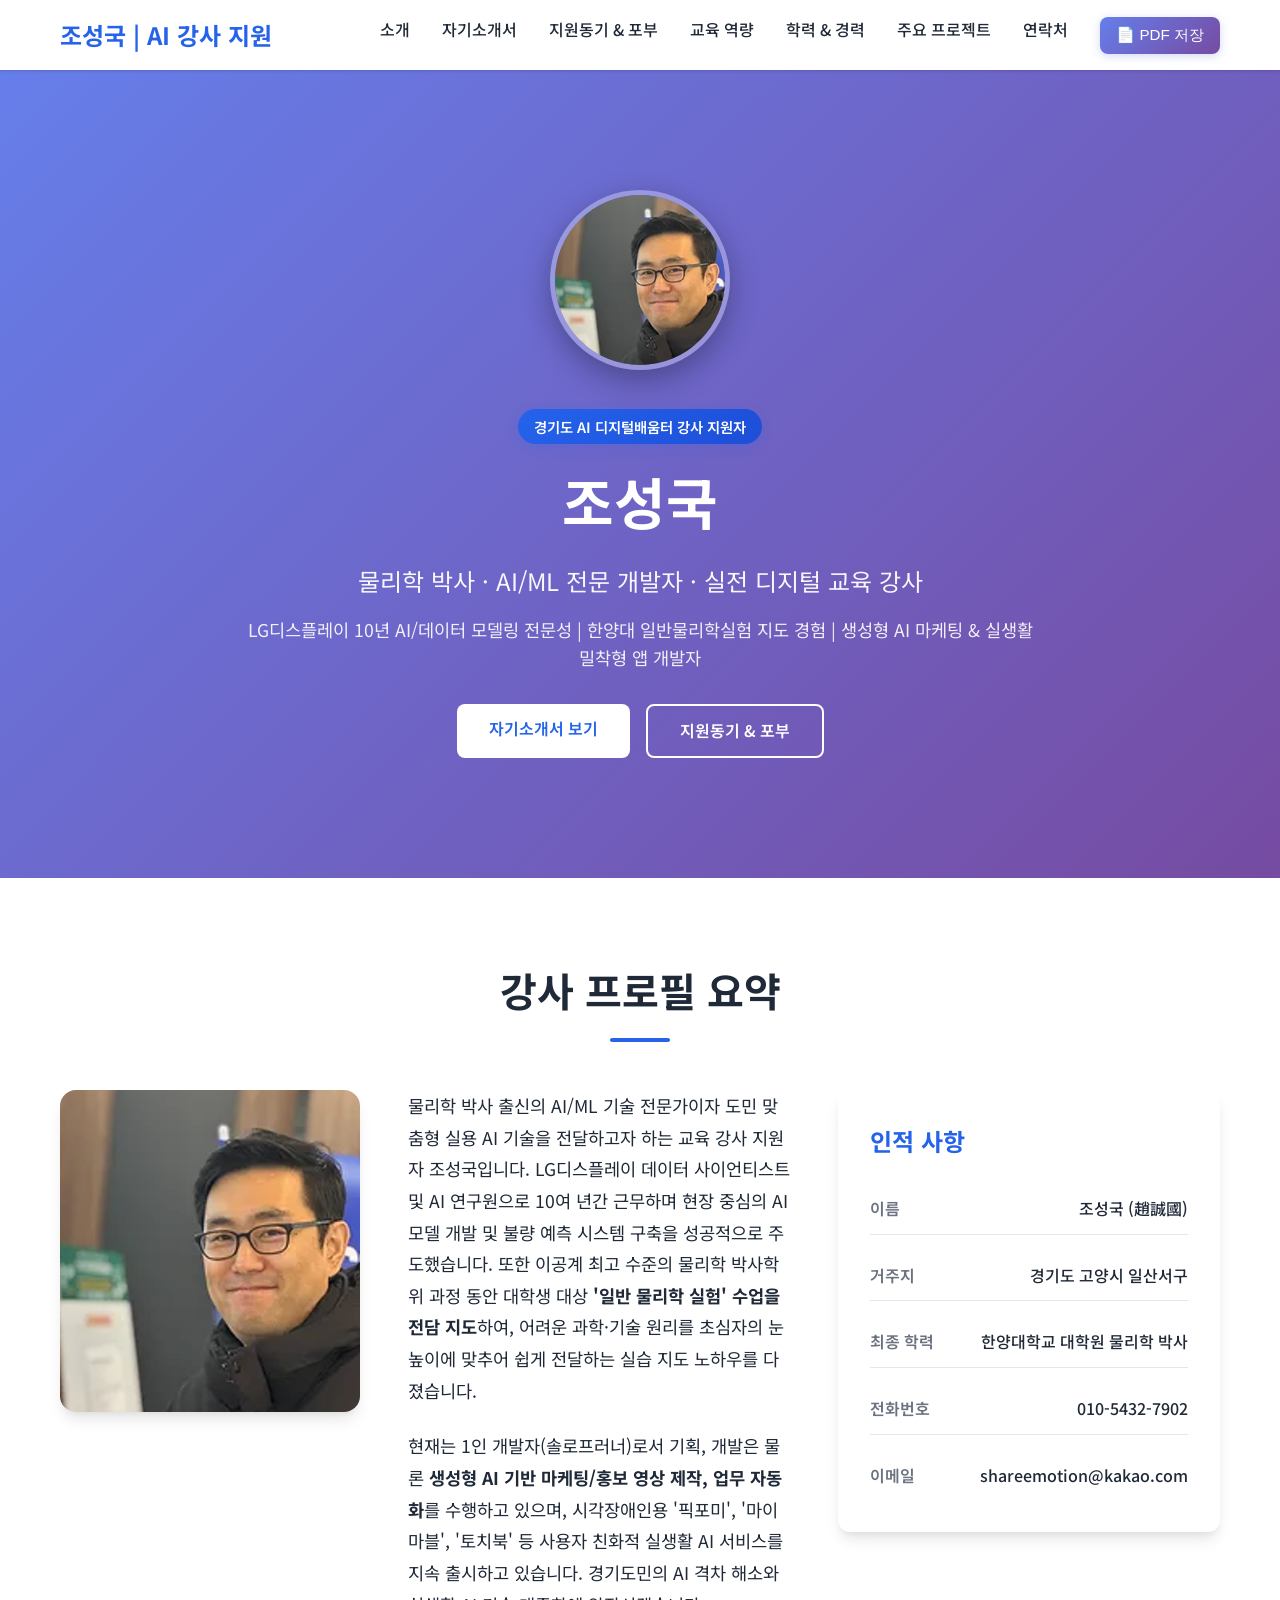
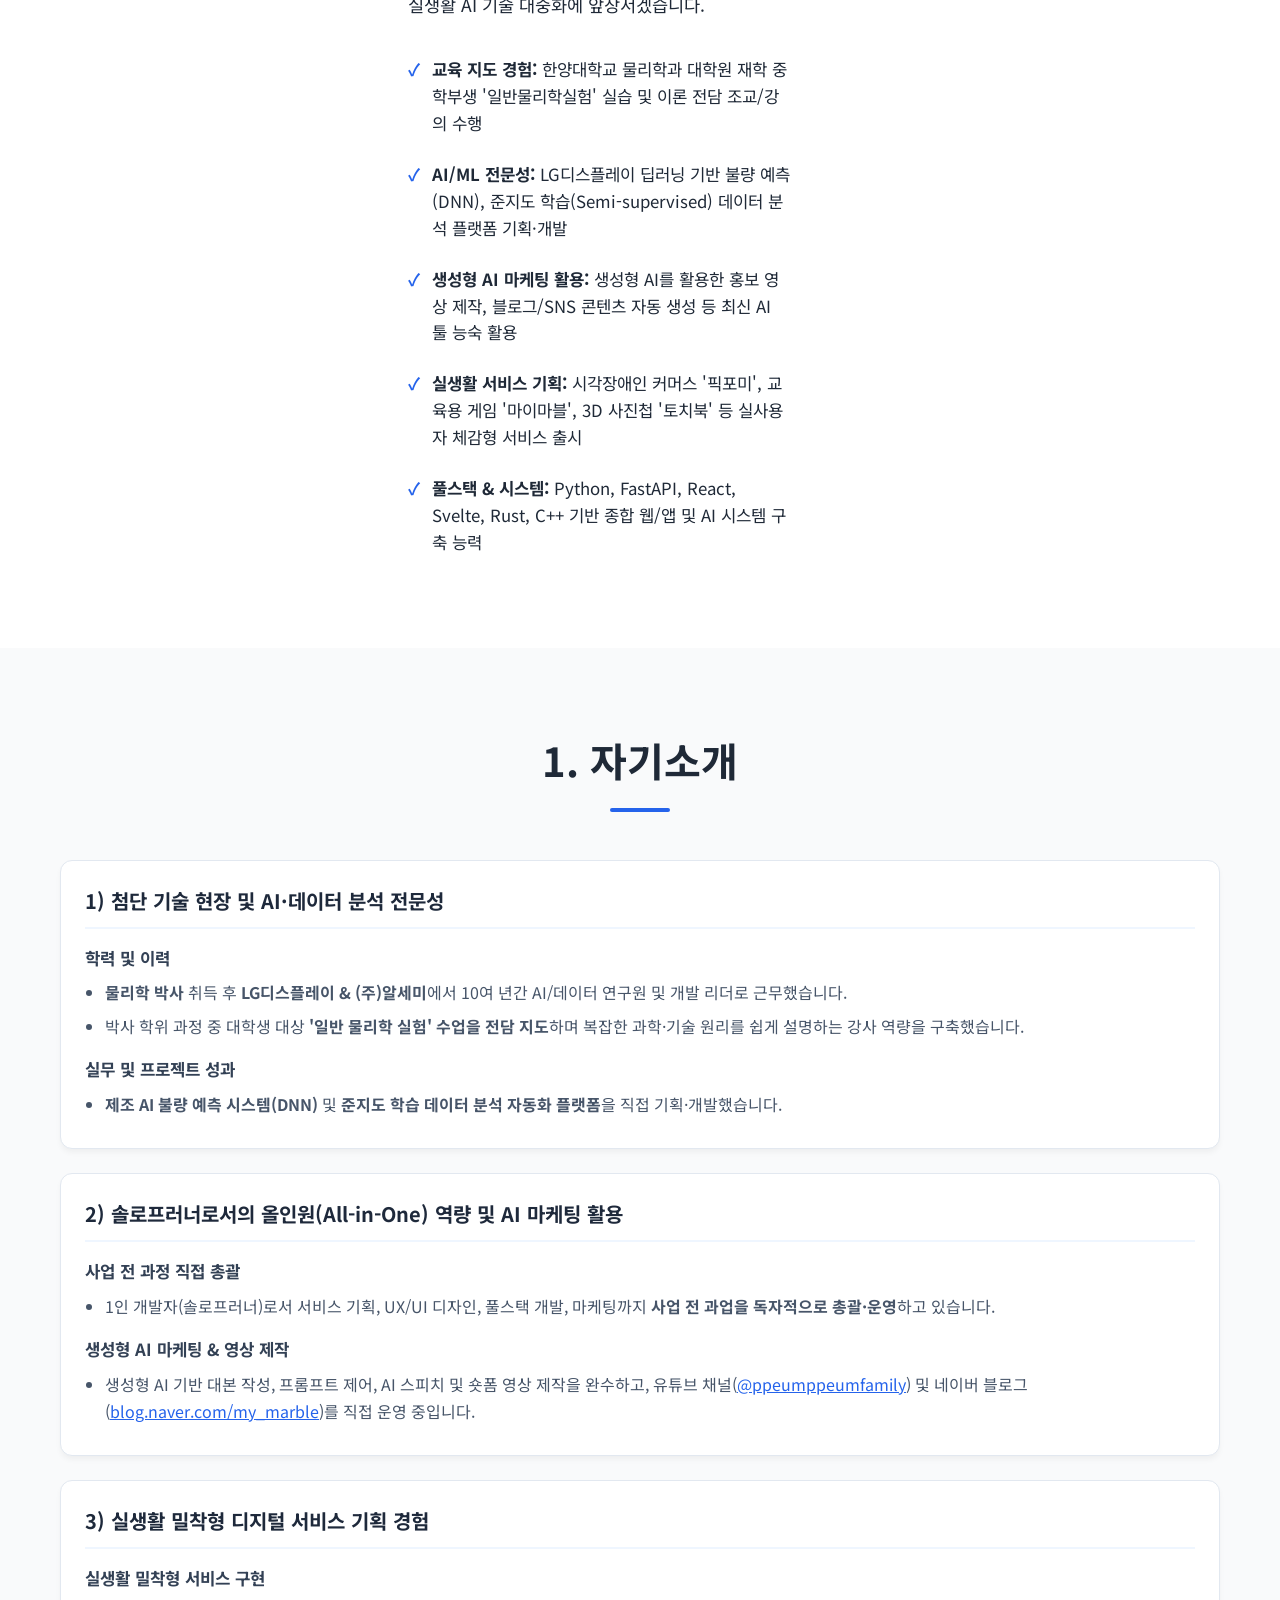
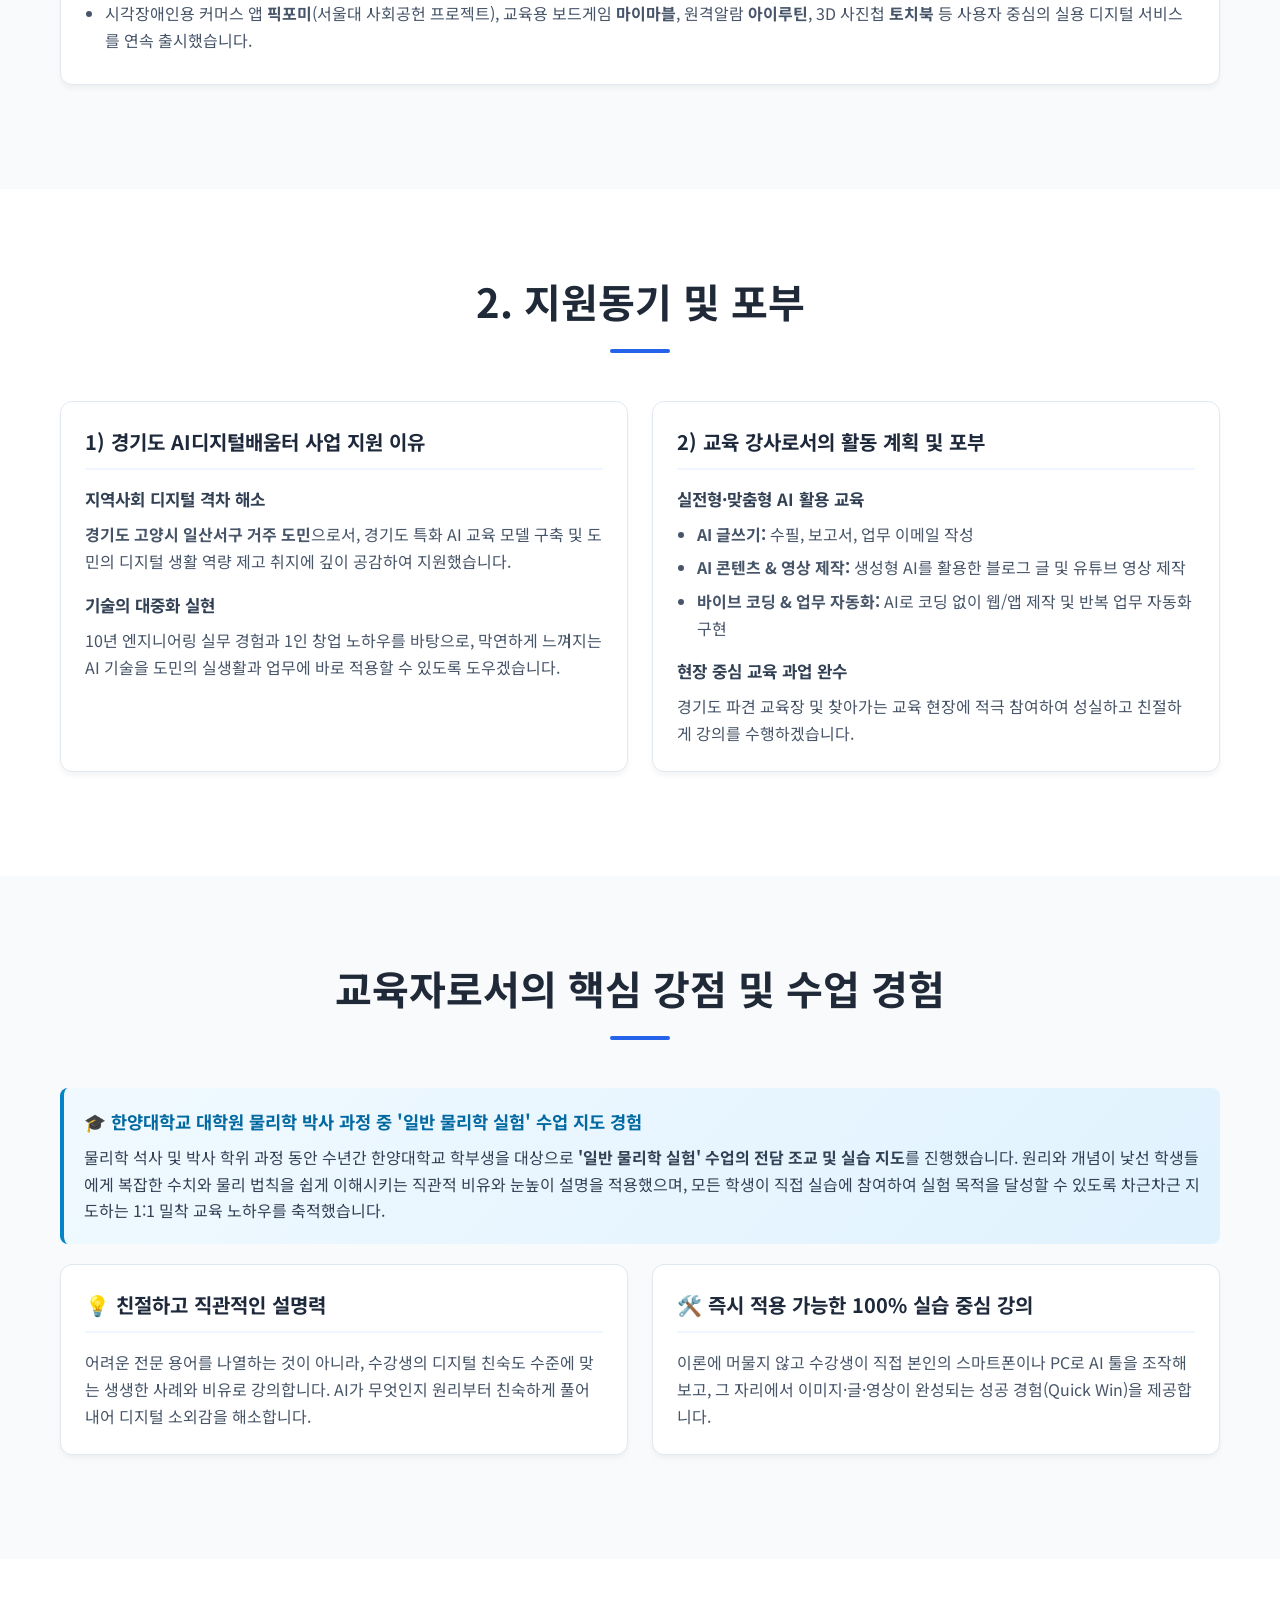
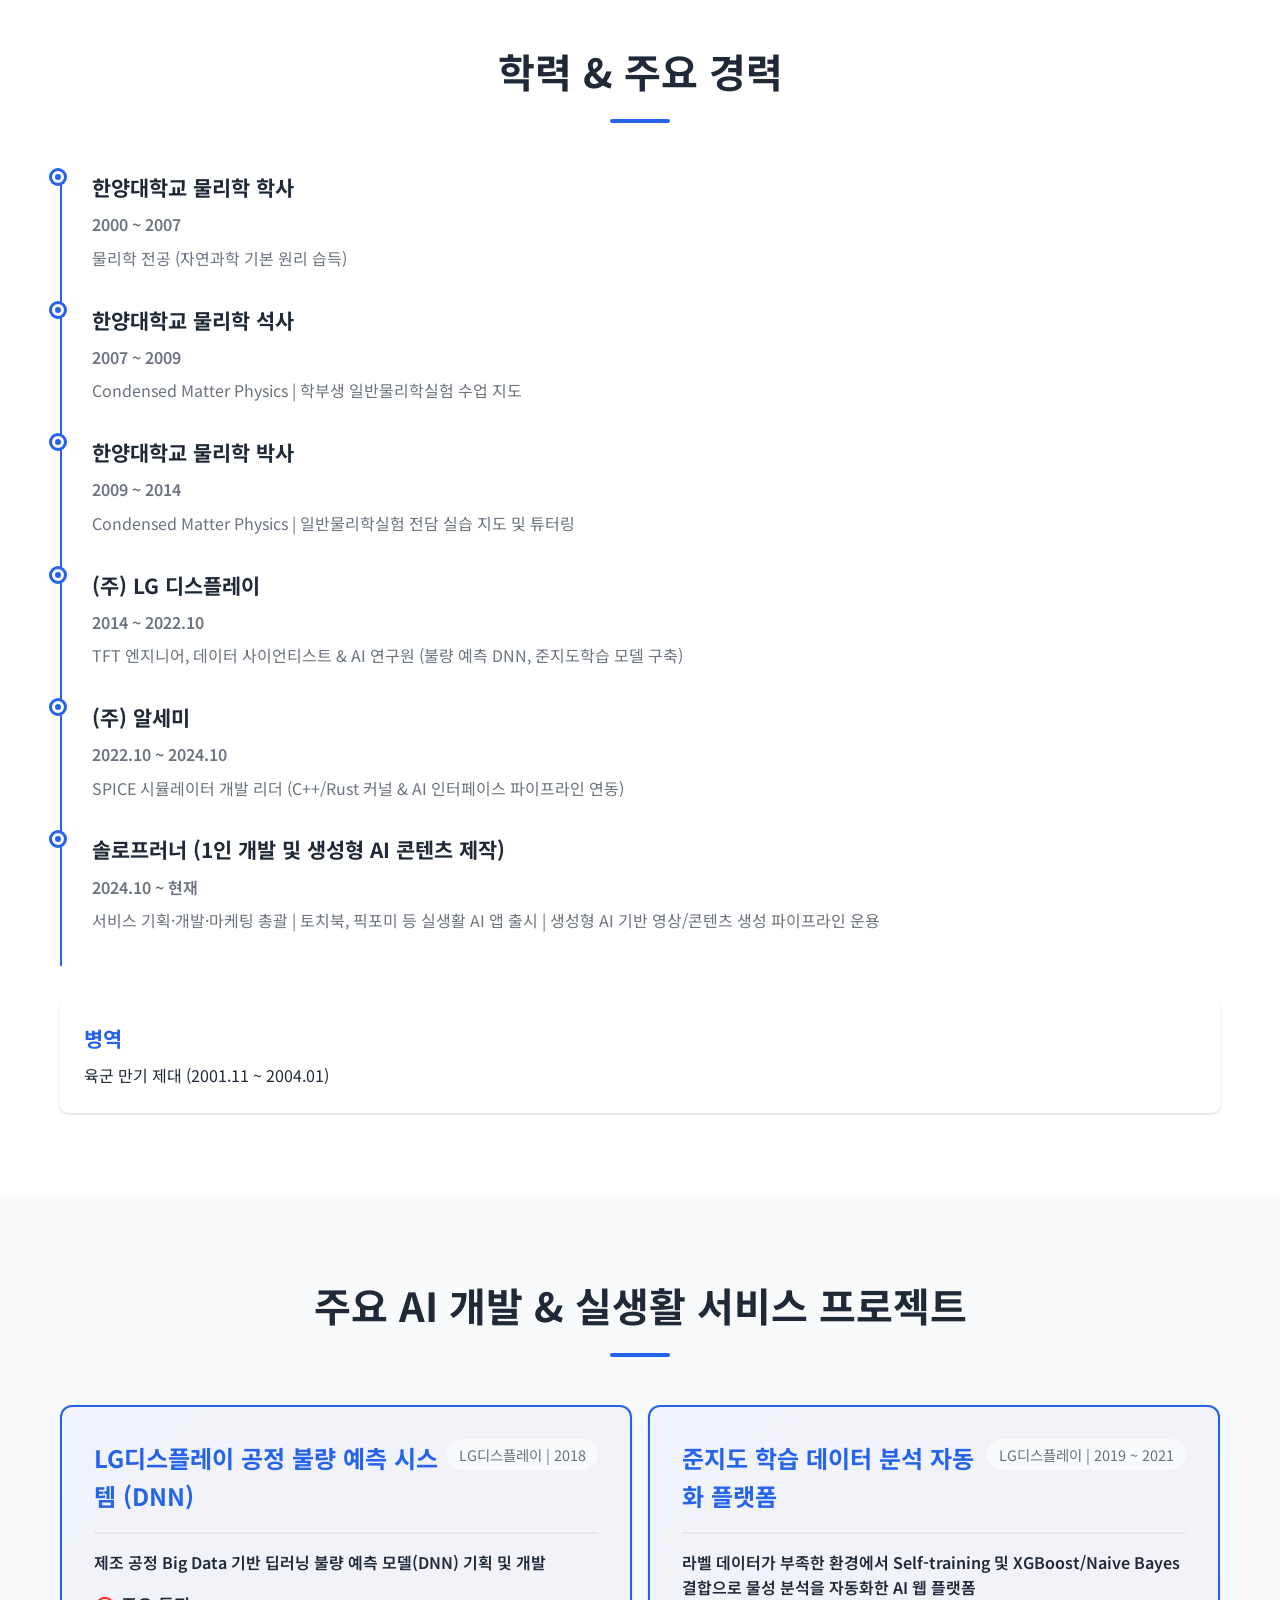
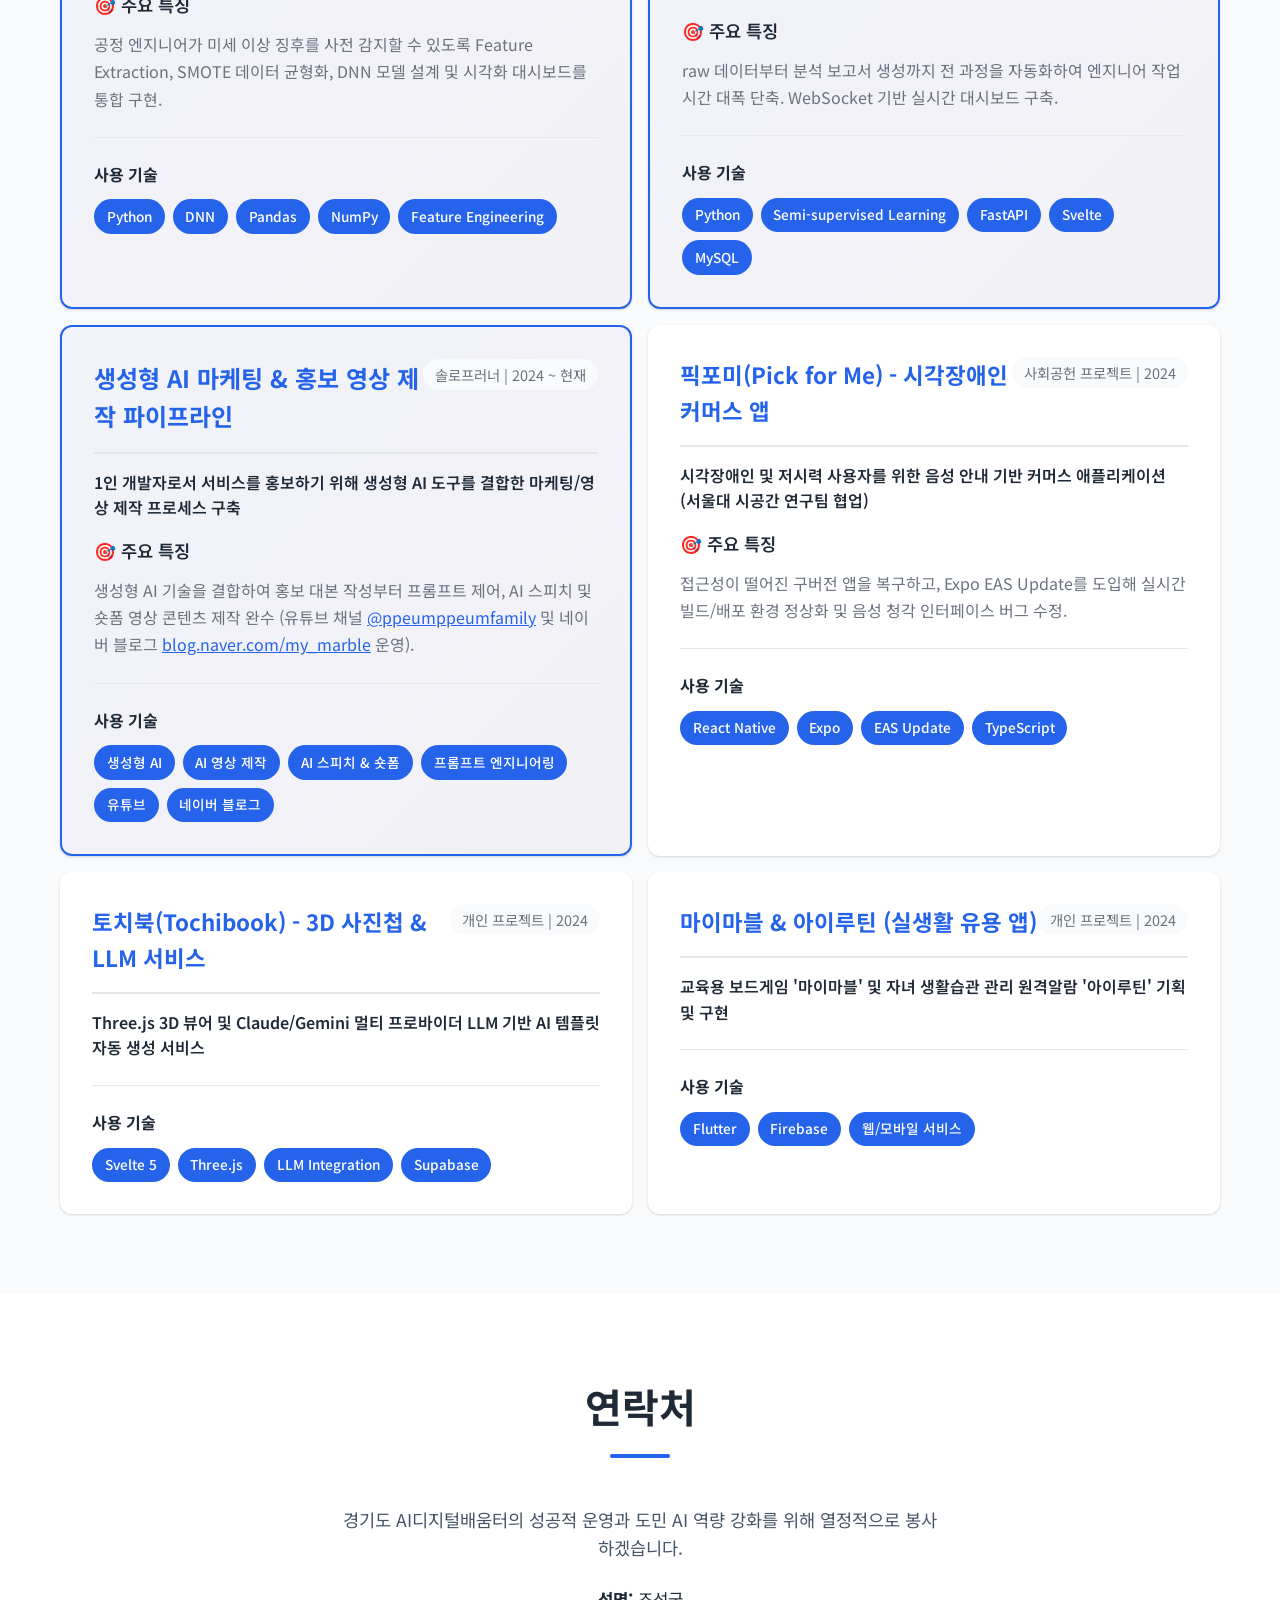
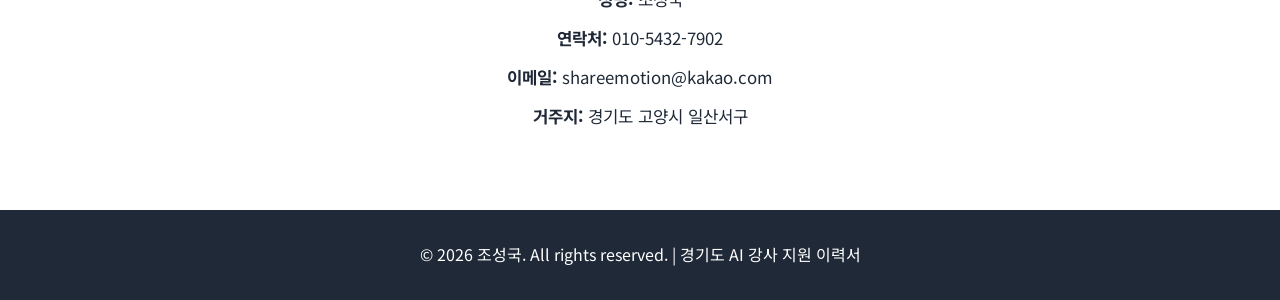
<file: ai-instructor/index.html>
<!doctype html>
<html lang="ko">
    <head>
        <meta charset="UTF-8" />
        <meta name="viewport" content="width=device-width, initial-scale=1.0" />
        <title>조성국 - 경기도 AI 강사 지원 이력서 | AI·데이터 전문가 & 물리학 박사</title>
        <link rel="stylesheet" href="../styles.css" />
        <link rel="preconnect" href="https://fonts.googleapis.com" />
        <link rel="preconnect" href="https://fonts.gstatic.com" crossorigin />
        <link
            href="https://fonts.googleapis.com/css2?family=Noto+Sans+KR:wght@300;400;500;700&display=swap"
            rel="stylesheet"
        />
        <style>
            /* AI 강사 이력서 전용 스타일 보강 */
            .instructor-badge {
                display: inline-block;
                background: linear-gradient(135deg, #2563eb, #1d4ed8);
                color: #ffffff;
                padding: 6px 16px;
                border-radius: 20px;
                font-size: 0.9rem;
                font-weight: 600;
                margin-bottom: 12px;
                box-shadow: 0 4px 12px rgba(37, 99, 235, 0.2);
            }
            .statement-card {
                background: #ffffff;
                border-radius: 12px;
                padding: 24px;
                margin-bottom: 24px;
                border: 1px solid #e2e8f0;
                box-shadow: 0 4px 6px -1px rgba(0, 0, 0, 0.05);
                transition: transform 0.2s ease, box-shadow 0.2s ease;
            }
            .statement-card:hover {
                transform: translateY(-2px);
                box-shadow: 0 10px 15px -3px rgba(0, 0, 0, 0.1);
            }
            .statement-card h3 {
                color: #1e293b;
                font-size: 1.25rem;
                margin-bottom: 16px;
                display: flex;
                align-items: center;
                gap: 8px;
                border-bottom: 2px solid #eff6ff;
                padding-bottom: 10px;
            }
            .statement-card h3 i {
                color: #2563eb;
            }
            .statement-subitem {
                margin-bottom: 16px;
            }
            .statement-subitem:last-child {
                margin-bottom: 0;
            }
            .statement-subitem h4 {
                color: #334155;
                font-size: 1.05rem;
                font-weight: 700;
                margin-bottom: 8px;
            }
            .statement-subitem ul {
                list-style-type: disc;
                padding-left: 20px;
                color: #475569;
                line-height: 1.7;
            }
            .statement-subitem ul li {
                margin-bottom: 6px;
            }
            .teaching-highlight {
                background: linear-gradient(135deg, #f0f9ff 0%, #e0f2fe 100%);
                border-left: 4px solid #0284c7;
                padding: 20px;
                border-radius: 8px;
                margin: 20px 0;
            }
            .teaching-highlight h4 {
                color: #0369a1;
                font-size: 1.1rem;
                margin-bottom: 8px;
            }
            .teaching-highlight p {
                color: #334155;
                line-height: 1.65;
                margin: 0;
            }
            .grid-2col {
                display: grid;
                grid-template-columns: 1fr 1fr;
                gap: 24px;
            }
            @media (max-width: 768px) {
                .grid-2col {
                    grid-template-columns: 1fr;
                }
            }
        </style>
    </head>
    <body>
        <!-- Navigation -->
        <nav class="navbar">
            <div class="container">
                <div class="nav-brand">조성국 | AI 강사 지원</div>
                <ul class="nav-menu">
                    <li><a href="#about">소개</a></li>
                    <li><a href="#statement">자기소개서</a></li>
                    <li><a href="#motivation">지원동기 & 포부</a></li>
                    <li><a href="#teaching">교육 역량</a></li>
                    <li><a href="#education">학력 & 경력</a></li>
                    <li><a href="#projects">주요 프로젝트</a></li>
                    <li><a href="#contact">연락처</a></li>
                    <li>
                        <button id="pdfDownloadBtn" class="pdf-btn">
                            📄 PDF 저장
                        </button>
                    </li>
                </ul>
                <div class="hamburger">
                    <span></span>
                    <span></span>
                    <span></span>
                </div>
            </div>
        </nav>

        <!-- Hero Section -->
        <section class="hero">
            <div class="container">
                <div class="hero-content">
                    <div class="hero-image-wrapper">
                        <img
                            src="../myImage.png"
                            alt="조성국 프로필"
                            class="hero-image"
                        />
                    </div>
                    <span class="instructor-badge">경기도 AI 디지털배움터 강사 지원자</span>
                    <h1 class="hero-title">조성국</h1>
                    <p class="hero-subtitle">
                        물리학 박사 · AI/ML 전문 개발자 · 실전 디지털 교육 강사
                    </p>
                    <p class="hero-description">
                        LG디스플레이 10년 AI/데이터 모델링 전문성 | 한양대 일반물리학실험 지도 경험 | 생성형 AI 마케팅 & 실생활 밀착형 앱 개발자
                    </p>
                    <div class="hero-buttons">
                        <a href="#statement" class="btn btn-primary">자기소개서 보기</a>
                        <a href="#motivation" class="btn btn-secondary">지원동기 & 포부</a>
                    </div>
                </div>
            </div>
        </section>

        <!-- About Section -->
        <section id="about" class="section">
            <div class="container">
                <h2 class="section-title">강사 프로필 요약</h2>
                <div class="about-content">
                    <div class="about-image-container">
                        <img
                            src="../myImage.png"
                            alt="조성국"
                            class="about-image"
                        />
                    </div>
                    <div class="about-text">
                        <p>
                            물리학 박사 출신의 AI/ML 기술 전문가이자 도민 맞춤형 실용 AI 기술을 전달하고자 하는 교육 강사 지원자 조성국입니다.
                            LG디스플레이 데이터 사이언티스트 및 AI 연구원으로 10여 년간 근무하며 현장 중심의 AI 모델 개발 및 불량 예측 시스템 구축을 성공적으로 주도했습니다.
                            또한 이공계 최고 수준의 물리학 박사학위 과정 동안 대학생 대상 <strong>'일반 물리학 실험' 수업을 전담 지도</strong>하여, 어려운 과학·기술 원리를 초심자의 눈높이에 맞추어 쉽게 전달하는 실습 지도 노하우를 다졌습니다.
                        </p>
                        <p>
                            현재는 1인 개발자(솔로프러너)로서 기획, 개발은 물론 <strong>생성형 AI 기반 마케팅/홍보 영상 제작, 업무 자동화</strong>를 수행하고 있으며, 시각장애인용 '픽포미', '마이마블', '토치북' 등 사용자 친화적 실생활 AI 서비스를 지속 출시하고 있습니다. 경기도민의 AI 격차 해소와 실생활 AI 기술 대중화에 앞장서겠습니다.
                        </p>
                        <ul class="highlight-list">
                            <li>
                                <strong>교육 지도 경험:</strong> 한양대학교 물리학과 대학원 재학 중 학부생 '일반물리학실험' 실습 및 이론 전담 조교/강의 수행
                            </li>
                            <li>
                                <strong>AI/ML 전문성:</strong> LG디스플레이 딥러닝 기반 불량 예측(DNN), 준지도 학습(Semi-supervised) 데이터 분석 플랫폼 기획·개발
                            </li>
                            <li>
                                <strong>생성형 AI 마케팅 활용:</strong> 생성형 AI를 활용한 홍보 영상 제작, 블로그/SNS 콘텐츠 자동 생성 등 최신 AI 툴 능숙 활용
                            </li>
                            <li>
                                <strong>실생활 서비스 기획:</strong> 시각장애인 커머스 '픽포미', 교육용 게임 '마이마블', 3D 사진첩 '토치북' 등 실사용자 체감형 서비스 출시
                            </li>
                            <li>
                                <strong>풀스택 & 시스템:</strong> Python, FastAPI, React, Svelte, Rust, C++ 기반 종합 웹/앱 및 AI 시스템 구축 능력
                            </li>
                        </ul>
                    </div>
                    <div class="personal-info">
                        <h3>인적 사항</h3>
                        <div class="info-grid">
                            <div class="info-item">
                                <span class="info-label">이름</span>
                                <span class="info-value">조성국 (趙誠國)</span>
                            </div>
                            <div class="info-item">
                                <span class="info-label">거주지</span>
                                <span class="info-value">경기도 고양시 일산서구</span>
                            </div>
                            <div class="info-item">
                                <span class="info-label">최종 학력</span>
                                <span class="info-value">한양대학교 대학원 물리학 박사</span>
                            </div>
                            <div class="info-item">
                                <span class="info-label">전화번호</span>
                                <span class="info-value">010-5432-7902</span>
                            </div>
                            <div class="info-item">
                                <span class="info-label">이메일</span>
                                <span class="info-value">shareemotion@kakao.com</span>
                            </div>
                        </div>
                    </div>
                </div>
            </div>
        </section>

        <!-- Statement Section (자기소개) -->
        <section id="statement" class="section section-gray">
            <div class="container">
                <h2 class="section-title">1. 자기소개</h2>

                <div class="statement-card">
                    <h3>1) 첨단 기술 현장 및 AI·데이터 분석 전문성</h3>
                    <div class="statement-subitem">
                        <h4>학력 및 이력</h4>
                        <ul>
                            <li><strong>물리학 박사</strong> 취득 후 <strong>LG디스플레이 & (주)알세미</strong>에서 10여 년간 AI/데이터 연구원 및 개발 리더로 근무했습니다.</li>
                            <li>박사 학위 과정 중 대학생 대상 <strong>'일반 물리학 실험' 수업을 전담 지도</strong>하며 복잡한 과학·기술 원리를 쉽게 설명하는 강사 역량을 구축했습니다.</li>
                        </ul>
                    </div>
                    <div class="statement-subitem">
                        <h4>실무 및 프로젝트 성과</h4>
                        <ul>
                            <li><strong>제조 AI 불량 예측 시스템(DNN)</strong> 및 <strong>준지도 학습 데이터 분석 자동화 플랫폼</strong>을 직접 기획·개발했습니다.</li>
                        </ul>
                    </div>
                </div>

                <div class="statement-card">
                    <h3>2) 솔로프러너로서의 올인원(All-in-One) 역량 및 AI 마케팅 활용</h3>
                    <div class="statement-subitem">
                        <h4>사업 전 과정 직접 총괄</h4>
                        <ul>
                            <li>1인 개발자(솔로프러너)로서 서비스 기획, UX/UI 디자인, 풀스택 개발, 마케팅까지 <strong>사업 전 과업을 독자적으로 총괄·운영</strong>하고 있습니다.</li>
                        </ul>
                    </div>
                    <div class="statement-subitem">
                        <h4>생성형 AI 마케팅 & 영상 제작</h4>
                        <ul>
                            <li>생성형 AI 기반 대본 작성, 프롬프트 제어, AI 스피치 및 숏폼 영상 제작을 완수하고, 유튜브 채널(<a href="https://www.youtube.com/@ppeumppeumfamily" target="_blank" style="color: #2563eb; text-decoration: underline;">@ppeumppeumfamily</a>) 및 네이버 블로그(<a href="https://blog.naver.com/my_marble" target="_blank" style="color: #2563eb; text-decoration: underline;">blog.naver.com/my_marble</a>)를 직접 운영 중입니다.</li>
                        </ul>
                    </div>
                </div>

                <div class="statement-card">
                    <h3>3) 실생활 밀착형 디지털 서비스 기획 경험</h3>
                    <div class="statement-subitem">
                        <h4>실생활 밀착형 서비스 구현</h4>
                        <ul>
                            <li>시각장애인용 커머스 앱 <strong>픽포미</strong>(서울대 사회공헌 프로젝트), 교육용 보드게임 <strong>마이마블</strong>, 원격알람 <strong>아이루틴</strong>, 3D 사진첩 <strong>토치북</strong> 등 사용자 중심의 실용 디지털 서비스를 연속 출시했습니다.</li>
                        </ul>
                    </div>
                </div>
            </div>
        </section>

        <!-- Motivation & Aims Section (지원동기 및 포부) -->
        <section id="motivation" class="section">
            <div class="container">
                <h2 class="section-title">2. 지원동기 및 포부</h2>

                <div class="grid-2col">
                    <div class="statement-card">
                        <h3>1) 경기도 AI디지털배움터 사업 지원 이유</h3>
                        <div class="statement-subitem">
                            <h4>지역사회 디지털 격차 해소</h4>
                            <p style="color: #475569; line-height: 1.7; margin-top: 8px;">
                                <strong>경기도 고양시 일산서구 거주 도민</strong>으로서, 경기도 특화 AI 교육 모델 구축 및 도민의 디지털 생활 역량 제고 취지에 깊이 공감하여 지원했습니다.
                            </p>
                        </div>
                        <div class="statement-subitem">
                            <h4>기술의 대중화 실현</h4>
                            <p style="color: #475569; line-height: 1.7; margin-top: 8px;">
                                10년 엔지니어링 실무 경험과 1인 창업 노하우를 바탕으로, 막연하게 느껴지는 AI 기술을 도민의 실생활과 업무에 바로 적용할 수 있도록 도우겠습니다.
                            </p>
                        </div>
                    </div>

                    <div class="statement-card">
                        <h3>2) 교육 강사로서의 활동 계획 및 포부</h3>
                        <div class="statement-subitem">
                            <h4>실전형·맞춤형 AI 활용 교육</h4>
                            <ul>
                                <li><strong>AI 글쓰기:</strong> 수필, 보고서, 업무 이메일 작성</li>
                                <li><strong>AI 콘텐츠 & 영상 제작:</strong> 생성형 AI를 활용한 블로그 글 및 유튜브 영상 제작</li>
                                <li><strong>바이브 코딩 & 업무 자동화:</strong> AI로 코딩 없이 웹/앱 제작 및 반복 업무 자동화 구현</li>
                            </ul>
                        </div>
                        <div class="statement-subitem">
                            <h4>현장 중심 교육 과업 완수</h4>
                            <p style="color: #475569; line-height: 1.7; margin-top: 8px;">
                                경기도 파견 교육장 및 찾아가는 교육 현장에 적극 참여하여 성실하고 친절하게 강의를 수행하겠습니다.
                            </p>
                        </div>
                    </div>
                </div>
            </div>
        </section>

        <!-- Teaching Expertise Section (강사 및 교육 역량) -->
        <section id="teaching" class="section section-gray">
            <div class="container">
                <h2 class="section-title">교육자로서의 핵심 강점 및 수업 경험</h2>

                <div class="teaching-highlight">
                    <h4>🎓 한양대학교 대학원 물리학 박사 과정 중 '일반 물리학 실험' 수업 지도 경험</h4>
                    <p>
                        물리학 석사 및 박사 학위 과정 동안 수년간 한양대학교 학부생을 대상으로 <strong>'일반 물리학 실험' 수업의 전담 조교 및 실습 지도</strong>를 진행했습니다. 
                        원리와 개념이 낯선 학생들에게 복잡한 수치와 물리 법칙을 쉽게 이해시키는 직관적 비유와 눈높이 설명을 적용했으며, 모든 학생이 직접 실습에 참여하여 실험 목적을 달성할 수 있도록 차근차근 지도하는 1:1 밀착 교육 노하우를 축적했습니다.
                    </p>
                </div>

                <div class="grid-2col">
                    <div class="statement-card">
                        <h3>💡 친절하고 직관적인 설명력</h3>
                        <p style="color: #475569; line-height: 1.7;">
                            어려운 전문 용어를 나열하는 것이 아니라, 수강생의 디지털 친숙도 수준에 맞는 생생한 사례와 비유로 강의합니다. AI가 무엇인지 원리부터 친숙하게 풀어내어 디지털 소외감을 해소합니다.
                        </p>
                    </div>

                    <div class="statement-card">
                        <h3>🛠️ 즉시 적용 가능한 100% 실습 중심 강의</h3>
                        <p style="color: #475569; line-height: 1.7;">
                            이론에 머물지 않고 수강생이 직접 본인의 스마트폰이나 PC로 AI 툴을 조작해 보고, 그 자리에서 이미지·글·영상이 완성되는 성공 경험(Quick Win)을 제공합니다.
                        </p>
                    </div>
                </div>
            </div>
        </section>

        <!-- Education & Career Section -->
        <section id="education" class="section">
            <div class="container">
                <h2 class="section-title">학력 & 주요 경력</h2>

                <div class="timeline">
                    <div class="timeline-item">
                        <div class="timeline-marker"></div>
                        <div class="timeline-content">
                            <h3>한양대학교 물리학 학사</h3>
                            <p class="timeline-period">2000 ~ 2007</p>
                            <p>물리학 전공 (자연과학 기본 원리 습득)</p>
                        </div>
                    </div>

                    <div class="timeline-item">
                        <div class="timeline-marker"></div>
                        <div class="timeline-content">
                            <h3>한양대학교 물리학 석사</h3>
                            <p class="timeline-period">2007 ~ 2009</p>
                            <p>Condensed Matter Physics | 학부생 일반물리학실험 수업 지도</p>
                        </div>
                    </div>

                    <div class="timeline-item">
                        <div class="timeline-marker"></div>
                        <div class="timeline-content">
                            <h3>한양대학교 물리학 박사</h3>
                            <p class="timeline-period">2009 ~ 2014</p>
                            <p>Condensed Matter Physics | 일반물리학실험 전담 실습 지도 및 튜터링</p>
                        </div>
                    </div>

                    <div class="timeline-item">
                        <div class="timeline-marker"></div>
                        <div class="timeline-content">
                            <h3>(주) LG 디스플레이</h3>
                            <p class="timeline-period">2014 ~ 2022.10</p>
                            <p>TFT 엔지니어, 데이터 사이언티스트 & AI 연구원 (불량 예측 DNN, 준지도학습 모델 구축)</p>
                        </div>
                    </div>

                    <div class="timeline-item">
                        <div class="timeline-marker"></div>
                        <div class="timeline-content">
                            <h3>(주) 알세미</h3>
                            <p class="timeline-period">2022.10 ~ 2024.10</p>
                            <p>SPICE 시뮬레이터 개발 리더 (C++/Rust 커널 & AI 인터페이스 파이프라인 연동)</p>
                        </div>
                    </div>

                    <div class="timeline-item">
                        <div class="timeline-marker"></div>
                        <div class="timeline-content">
                            <h3>솔로프러너 (1인 개발 및 생성형 AI 콘텐츠 제작)</h3>
                            <p class="timeline-period">2024.10 ~ 현재</p>
                            <p>
                                서비스 기획·개발·마케팅 총괄 | 토치북, 픽포미 등 실생활 AI 앱 출시 | 생성형 AI 기반 영상/콘텐츠 생성 파이프라인 운용
                            </p>
                        </div>
                    </div>
                </div>

                <div class="military-service" style="margin-top: 20px;">
                    <h3>병역</h3>
                    <p>육군 만기 제대 (2001.11 ~ 2004.01)</p>
                </div>
            </div>
        </section>

        <!-- Projects Section -->
        <section id="projects" class="section section-gray">
            <div class="container">
                <h2 class="section-title">주요 AI 개발 & 실생활 서비스 프로젝트</h2>

                <div class="projects-grid">
                    <!-- 불량 예측 모델 개발 (DNN) -->
                    <div class="project-card project-card-featured">
                        <div class="project-header">
                            <h3>LG디스플레이 공정 불량 예측 시스템 (DNN)</h3>
                            <span class="project-period">LG디스플레이 | 2018</span>
                        </div>
                        <p class="project-description">
                            제조 공정 Big Data 기반 딥러닝 불량 예측 모델(DNN) 기획 및 개발
                        </p>

                        <div class="project-section">
                            <h4>🎯 주요 특징</h4>
                            <p>
                                공정 엔지니어가 미세 이상 징후를 사전 감지할 수 있도록 Feature Extraction, SMOTE 데이터 균형화, DNN 모델 설계 및 시각화 대시보드를 통합 구현.
                            </p>
                        </div>

                        <div class="tech-stack">
                            <h4>사용 기술</h4>
                            <div class="tags">
                                <span class="tag">Python</span>
                                <span class="tag">DNN</span>
                                <span class="tag">Pandas</span>
                                <span class="tag">NumPy</span>
                                <span class="tag">Feature Engineering</span>
                            </div>
                        </div>
                    </div>

                    <!-- 준지도 학습 자동화 플랫폼 -->
                    <div class="project-card project-card-featured">
                        <div class="project-header">
                            <h3>준지도 학습 데이터 분석 자동화 플랫폼</h3>
                            <span class="project-period">LG디스플레이 | 2019 ~ 2021</span>
                        </div>
                        <p class="project-description">
                            라벨 데이터가 부족한 환경에서 Self-training 및 XGBoost/Naive Bayes 결합으로 물성 분석을 자동화한 AI 웹 플랫폼
                        </p>

                        <div class="project-section">
                            <h4>🎯 주요 특징</h4>
                            <p>
                                raw 데이터부터 분석 보고서 생성까지 전 과정을 자동화하여 엔지니어 작업 시간 대폭 단축. WebSocket 기반 실시간 대시보드 구축.
                            </p>
                        </div>

                        <div class="tech-stack">
                            <h4>사용 기술</h4>
                            <div class="tags">
                                <span class="tag">Python</span>
                                <span class="tag">Semi-supervised Learning</span>
                                <span class="tag">FastAPI</span>
                                <span class="tag">Svelte</span>
                                <span class="tag">MySQL</span>
                            </div>
                        </div>
                    </div>

                    <!-- 생성형 AI 마케팅 & 영상 제작 -->
                    <div class="project-card project-card-featured">
                        <div class="project-header">
                            <h3>생성형 AI 마케팅 & 홍보 영상 제작 파이프라인</h3>
                            <span class="project-period">솔로프러너 | 2024 ~ 현재</span>
                        </div>
                        <p class="project-description">
                            1인 개발자로서 서비스를 홍보하기 위해 생성형 AI 도구를 결합한 마케팅/영상 제작 프로세스 구축
                        </p>

                        <div class="project-section">
                            <h4>🎯 주요 특징</h4>
                            <p>
                                생성형 AI 기술을 결합하여 홍보 대본 작성부터 프롬프트 제어, AI 스피치 및 숏폼 영상 콘텐츠 제작 완수 (유튜브 채널 <a href="https://www.youtube.com/@ppeumppeumfamily" target="_blank" style="color: #2563eb; text-decoration: underline;">@ppeumppeumfamily</a> 및 네이버 블로그 <a href="https://blog.naver.com/my_marble" target="_blank" style="color: #2563eb; text-decoration: underline;">blog.naver.com/my_marble</a> 운영).
                            </p>
                        </div>

                        <div class="tech-stack">
                            <h4>사용 기술</h4>
                            <div class="tags">
                                <span class="tag">생성형 AI</span>
                                <span class="tag">AI 영상 제작</span>
                                <span class="tag">AI 스피치 & 숏폼</span>
                                <span class="tag">프롬프트 엔지니어링</span>
                                <span class="tag">유튜브</span>
                                <span class="tag">네이버 블로그</span>
                            </div>
                        </div>
                    </div>

                    <!-- 픽포미 -->
                    <div class="project-card">
                        <div class="project-header">
                            <h3>픽포미(Pick for Me) - 시각장애인 커머스 앱</h3>
                            <span class="project-period">사회공헌 프로젝트 | 2024</span>
                        </div>
                        <p class="project-description">
                            시각장애인 및 저시력 사용자를 위한 음성 안내 기반 커머스 애플리케이션 (서울대 시공간 연구팀 협업)
                        </p>

                        <div class="project-section">
                            <h4>🎯 주요 특징</h4>
                            <p>
                                접근성이 떨어진 구버전 앱을 복구하고, Expo EAS Update를 도입해 실시간 빌드/배포 환경 정상화 및 음성 청각 인터페이스 버그 수정.
                            </p>
                        </div>

                        <div class="tech-stack">
                            <h4>사용 기술</h4>
                            <div class="tags">
                                <span class="tag">React Native</span>
                                <span class="tag">Expo</span>
                                <span class="tag">EAS Update</span>
                                <span class="tag">TypeScript</span>
                            </div>
                        </div>
                    </div>

                    <!-- 토치북 -->
                    <div class="project-card">
                        <div class="project-header">
                            <h3>토치북(Tochibook) - 3D 사진첩 & LLM 서비스</h3>
                            <span class="project-period">개인 프로젝트 | 2024</span>
                        </div>
                        <p class="project-description">
                            Three.js 3D 뷰어 및 Claude/Gemini 멀티 프로바이더 LLM 기반 AI 템플릿 자동 생성 서비스
                        </p>

                        <div class="tech-stack">
                            <h4>사용 기술</h4>
                            <div class="tags">
                                <span class="tag">Svelte 5</span>
                                <span class="tag">Three.js</span>
                                <span class="tag">LLM Integration</span>
                                <span class="tag">Supabase</span>
                            </div>
                        </div>
                    </div>

                    <!-- 마이마블 & 아이루틴 -->
                    <div class="project-card">
                        <div class="project-header">
                            <h3>마이마블 & 아이루틴 (실생활 유용 앱)</h3>
                            <span class="project-period">개인 프로젝트 | 2024</span>
                        </div>
                        <p class="project-description">
                            교육용 보드게임 '마이마블' 및 자녀 생활습관 관리 원격알람 '아이루틴' 기획 및 구현
                        </p>

                        <div class="tech-stack">
                            <h4>사용 기술</h4>
                            <div class="tags">
                                <span class="tag">Flutter</span>
                                <span class="tag">Firebase</span>
                                <span class="tag">웹/모바일 서비스</span>
                            </div>
                        </div>
                    </div>
                </div>
            </div>
        </section>

        <!-- Contact Section -->
        <section id="contact" class="section">
            <div class="container">
                <h2 class="section-title">연락처</h2>
                <div class="contact-content" style="text-align: center; max-width: 600px; margin: 0 auto;">
                    <p style="font-size: 1.1rem; color: #475569; margin-bottom: 24px;">
                        경기도 AI디지털배움터의 성공적 운영과 도민 AI 역량 강화를 위해 열정적으로 봉사하겠습니다.
                    </p>
                    <div class="contact-info" style="display: flex; flex-direction: column; gap: 12px; font-size: 1.05rem;">
                        <div><strong>성명:</strong> 조성국</div>
                        <div><strong>연락처:</strong> 010-5432-7902</div>
                        <div><strong>이메일:</strong> shareemotion@kakao.com</div>
                        <div><strong>거주지:</strong> 경기도 고양시 일산서구</div>
                    </div>
                </div>
            </div>
        </section>

        <!-- Footer -->
        <footer class="footer">
            <div class="container">
                <p>&copy; 2026 조성국. All rights reserved. | 경기도 AI 강사 지원 이력서</p>
            </div>
        </footer>

        <script src="../script.js"></script>
    </body>
</html>
</file>
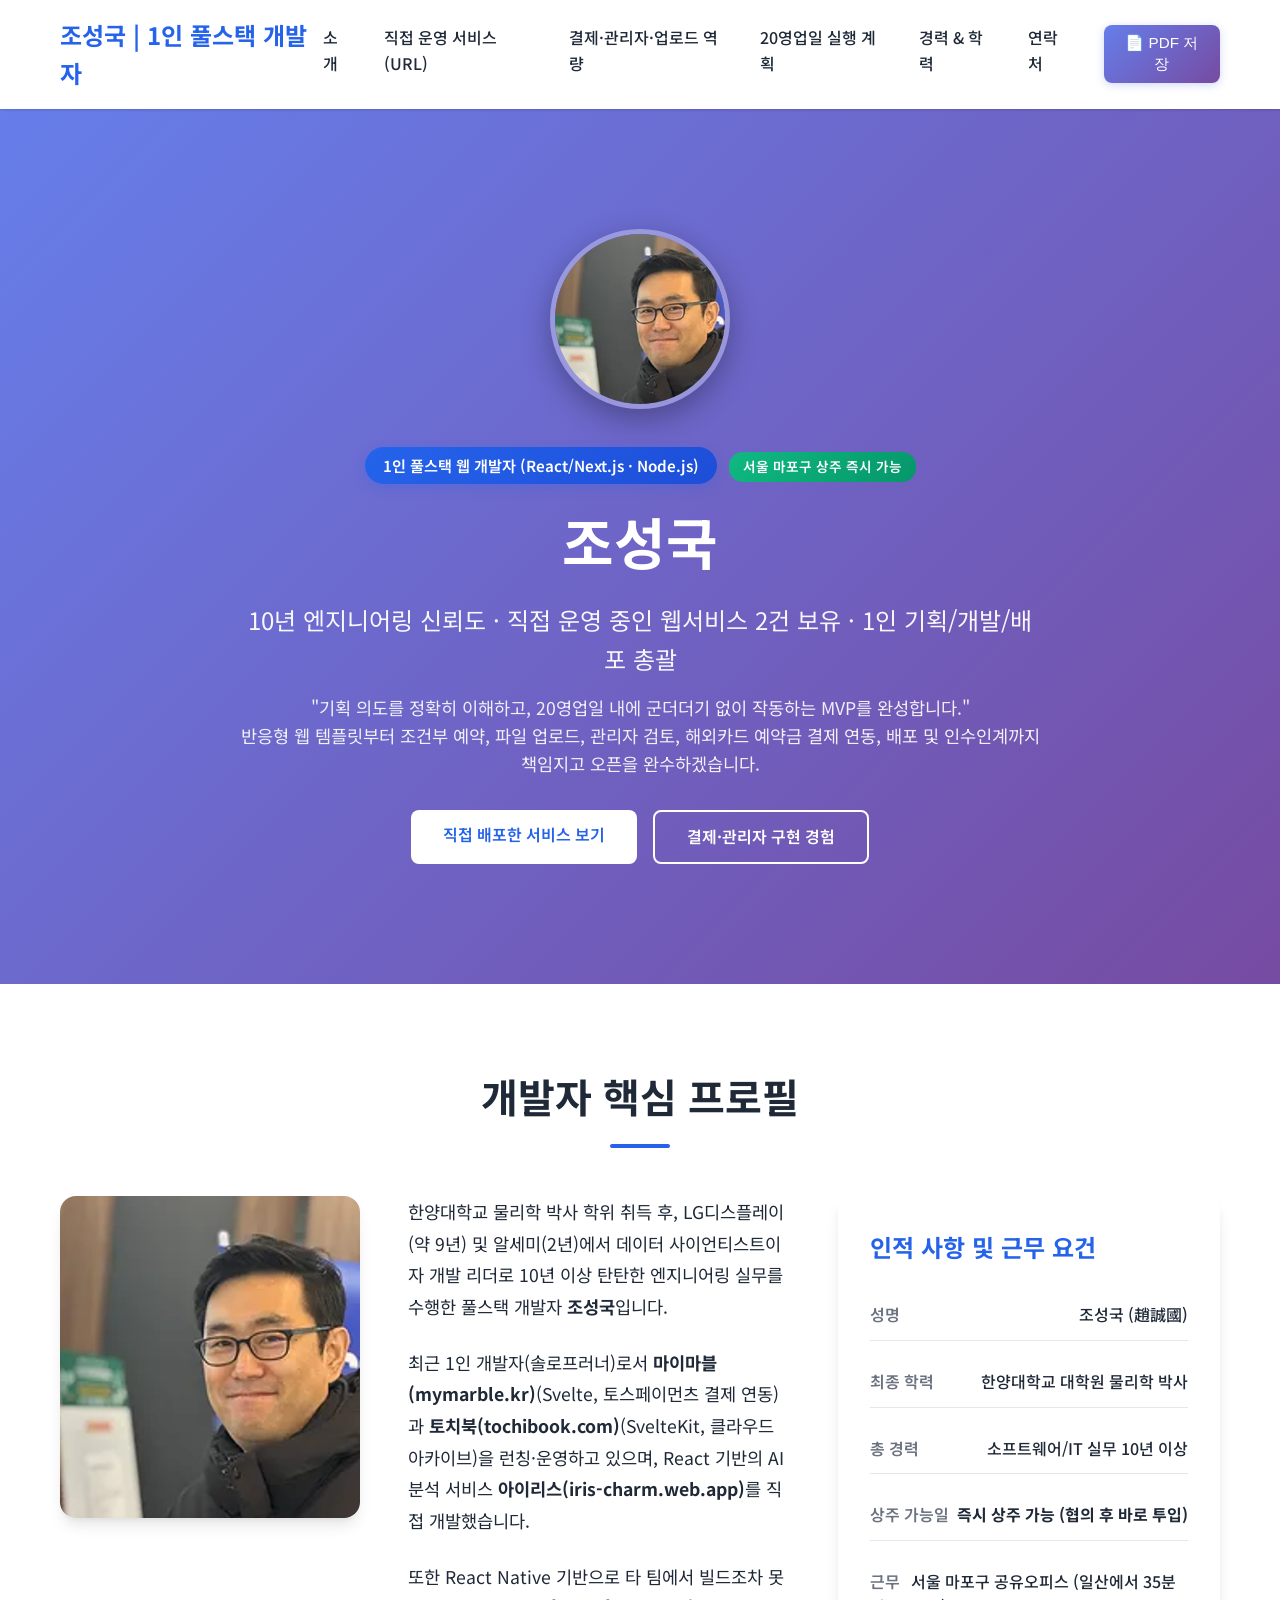
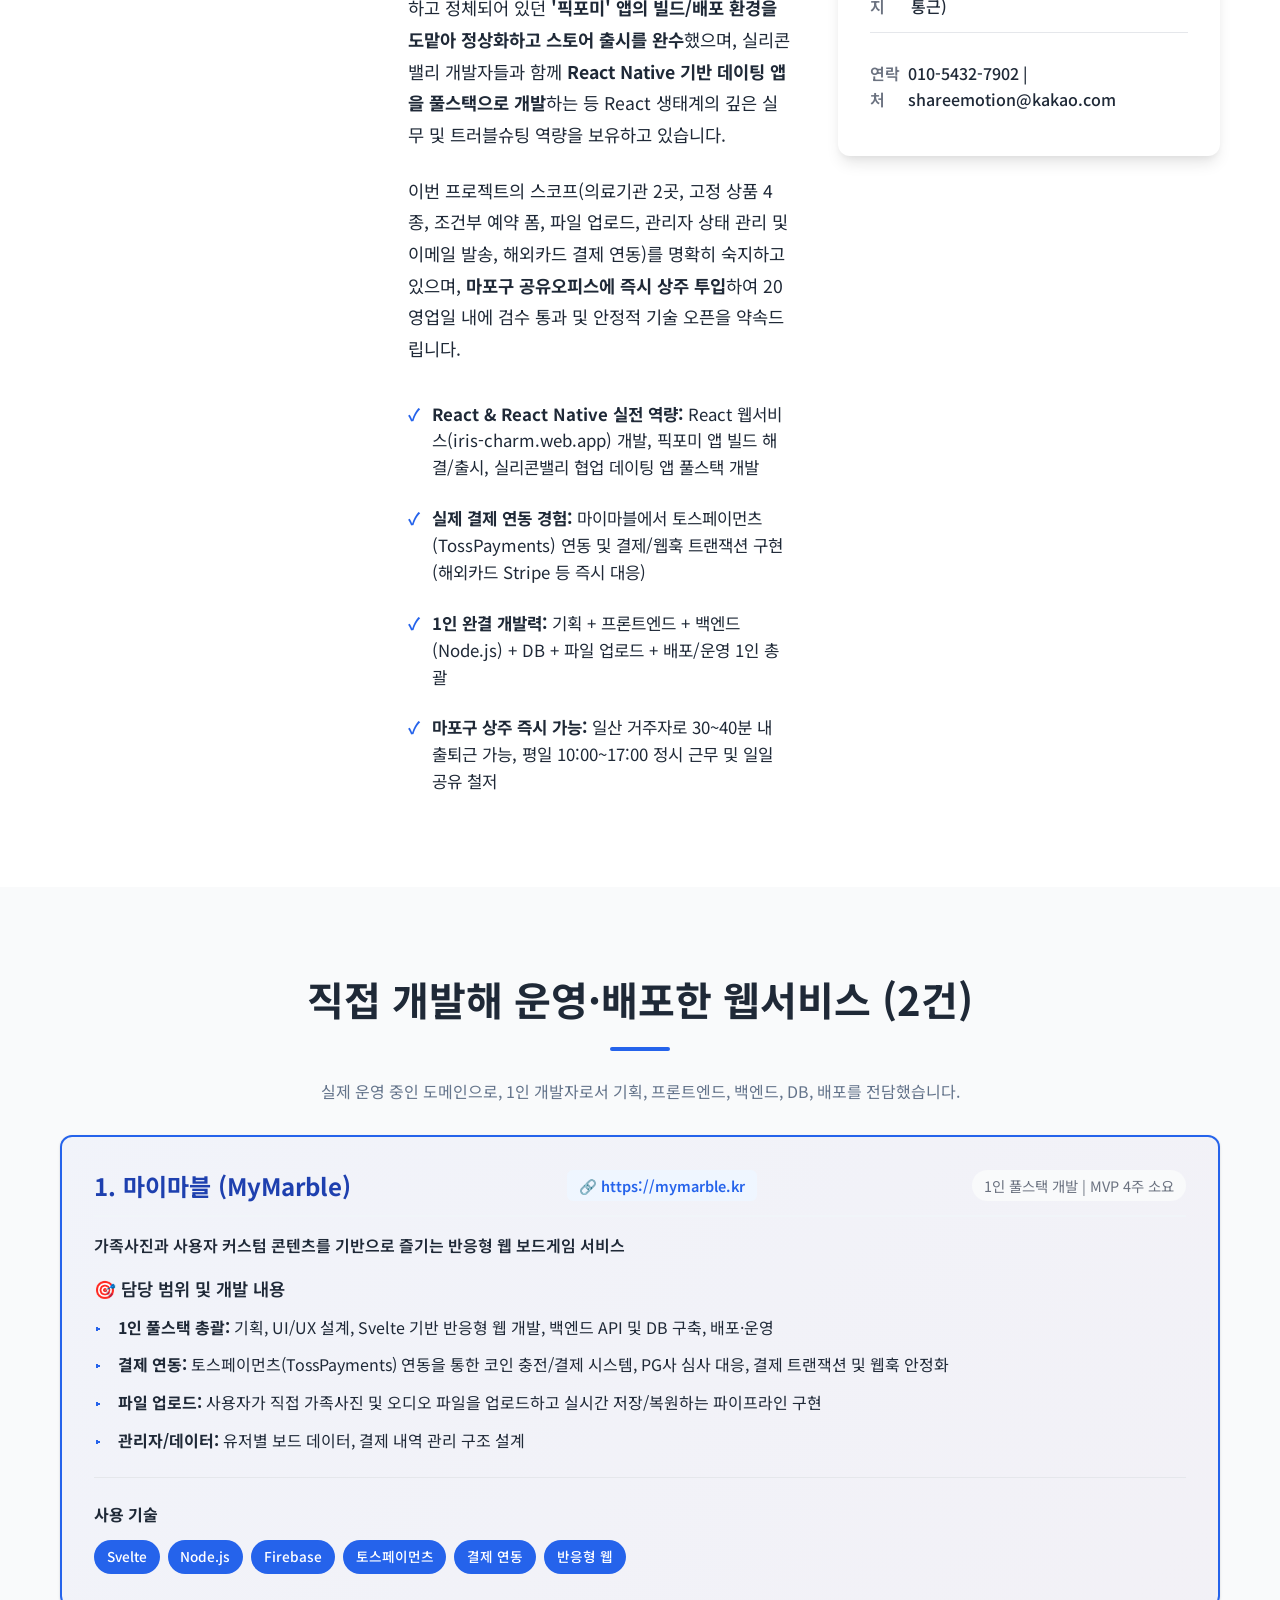
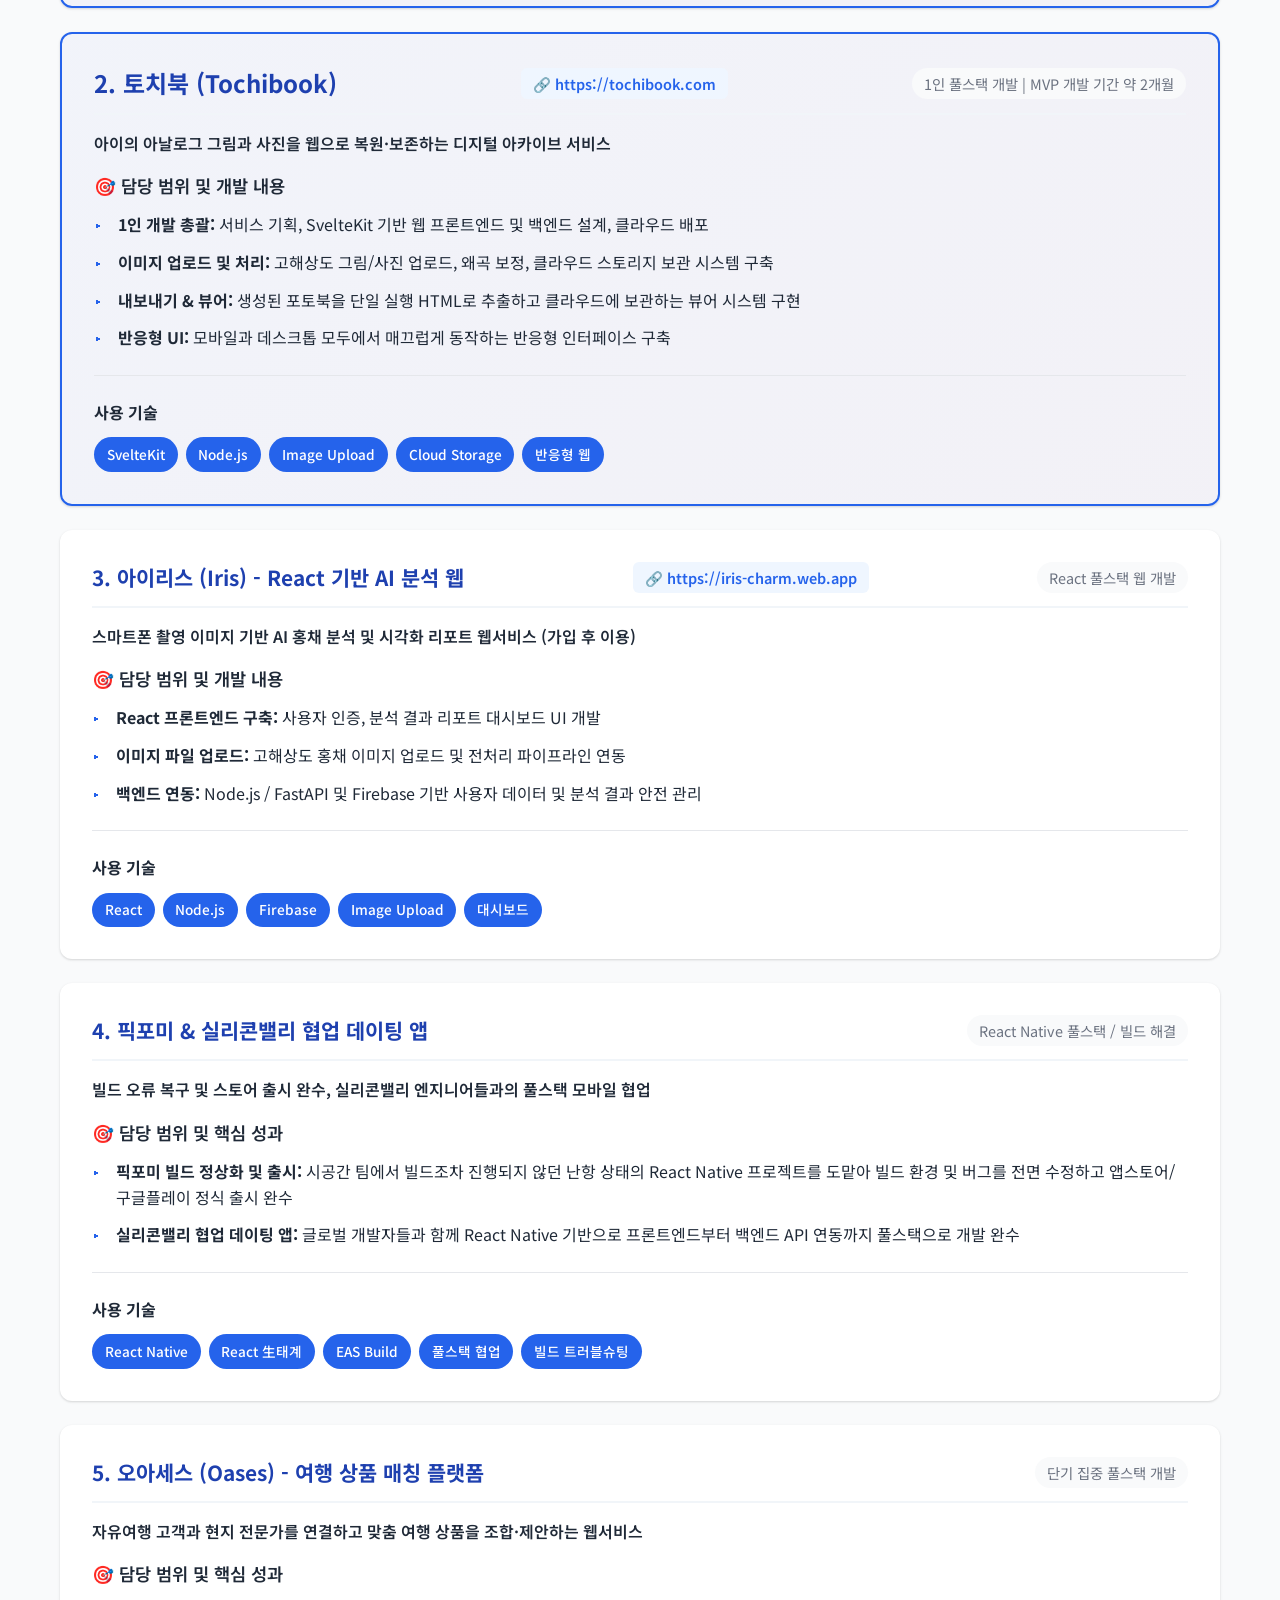
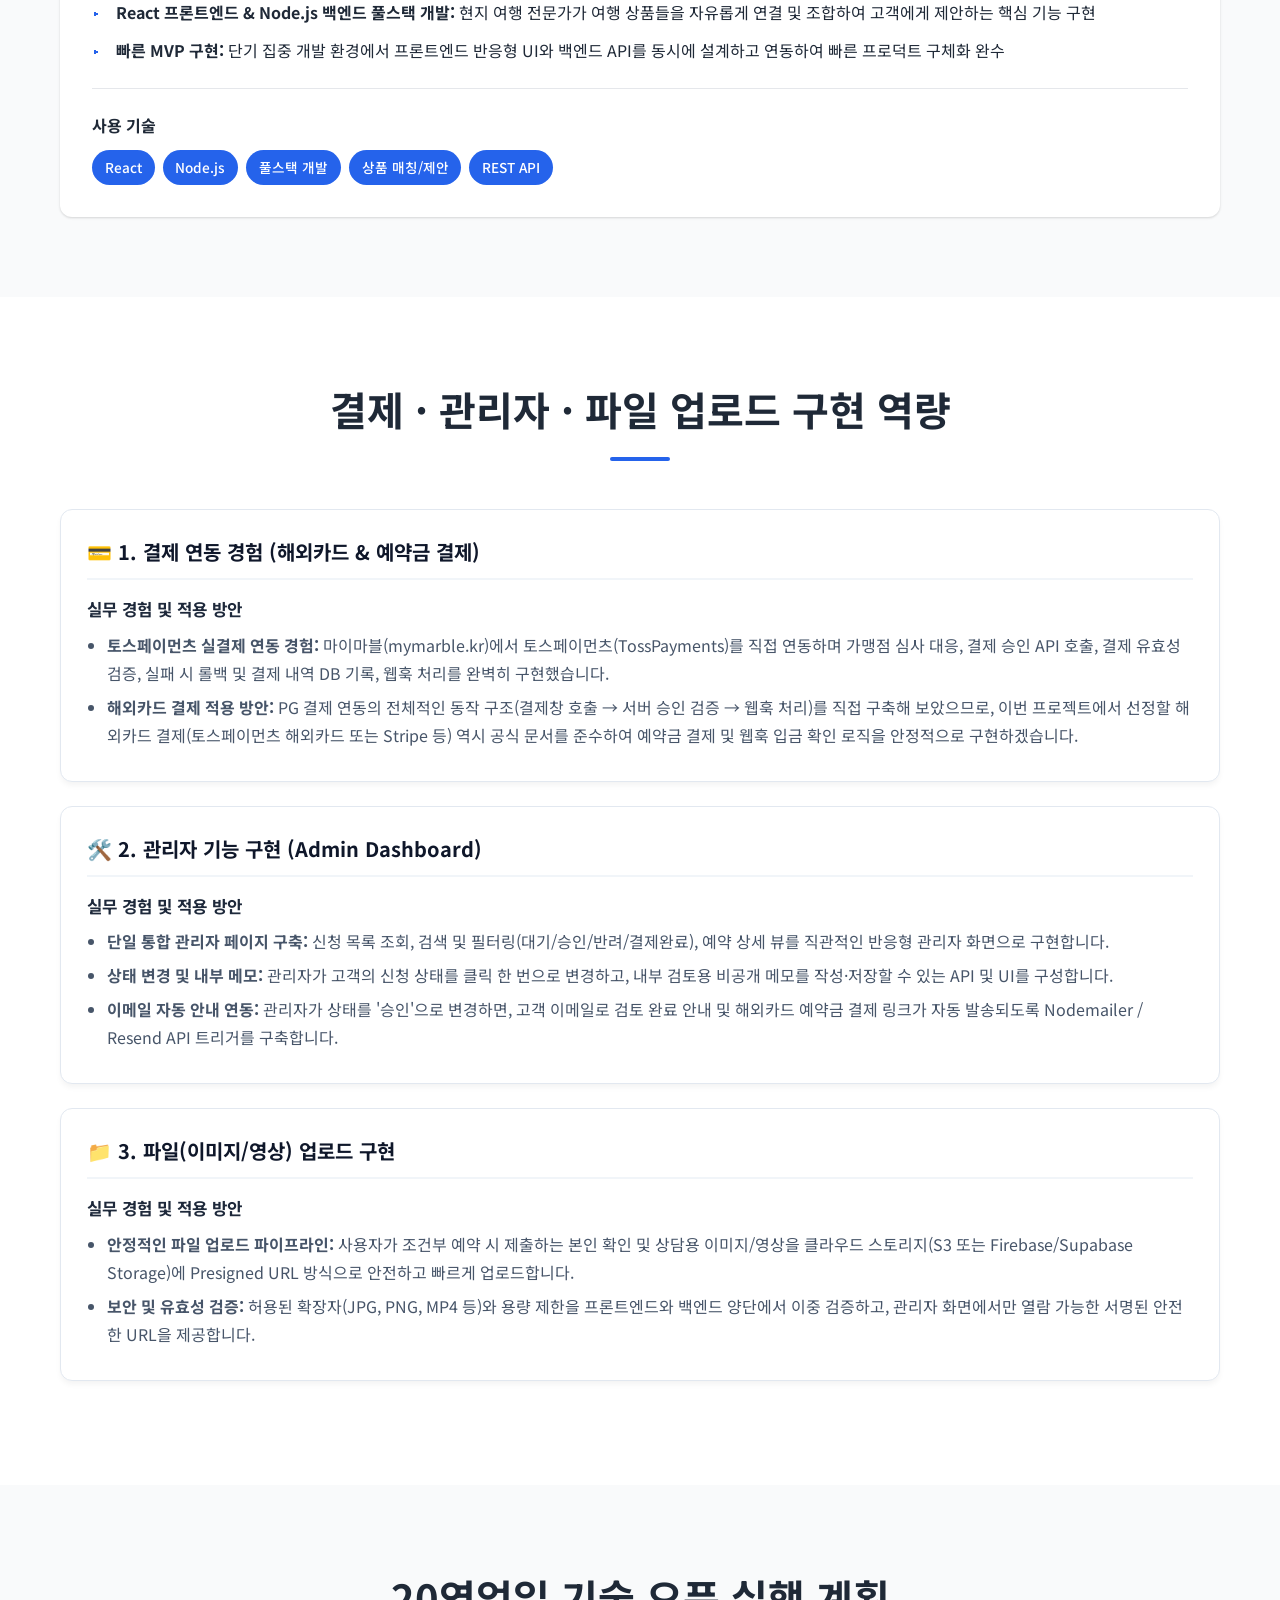
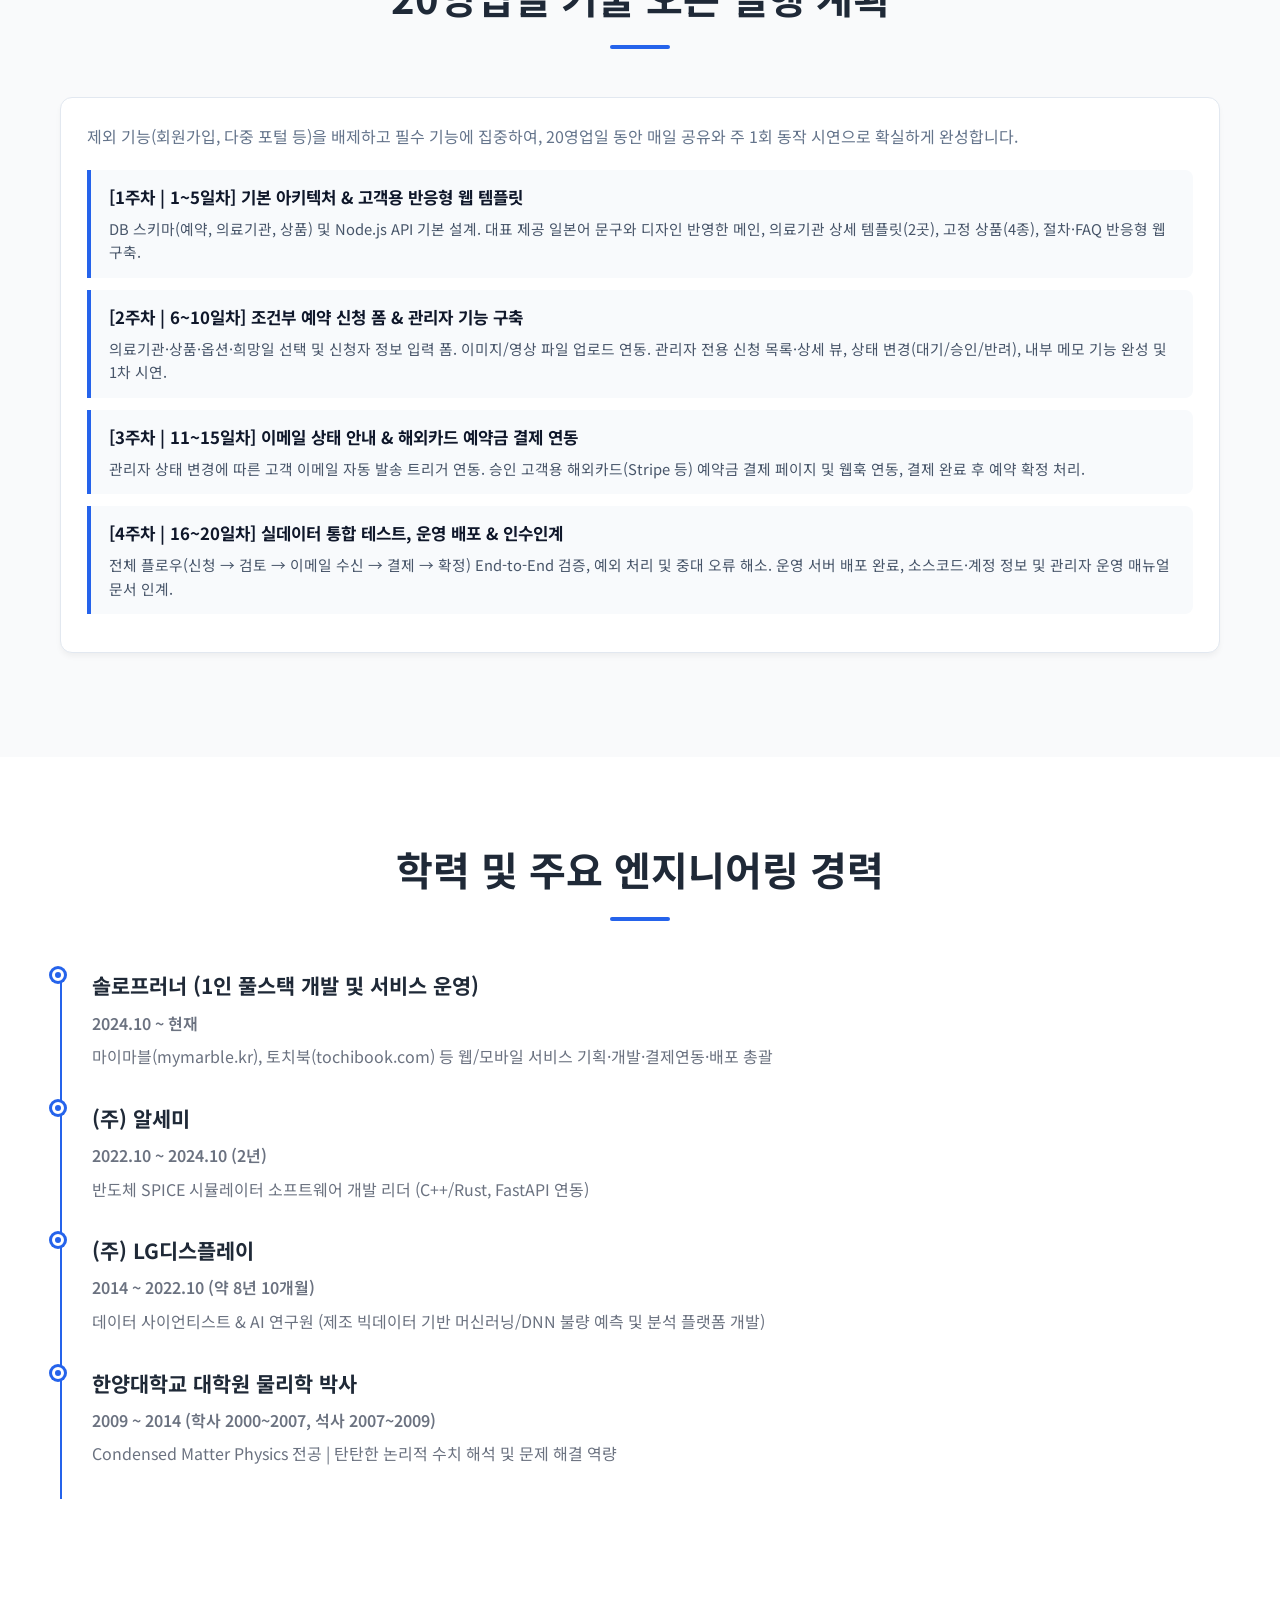
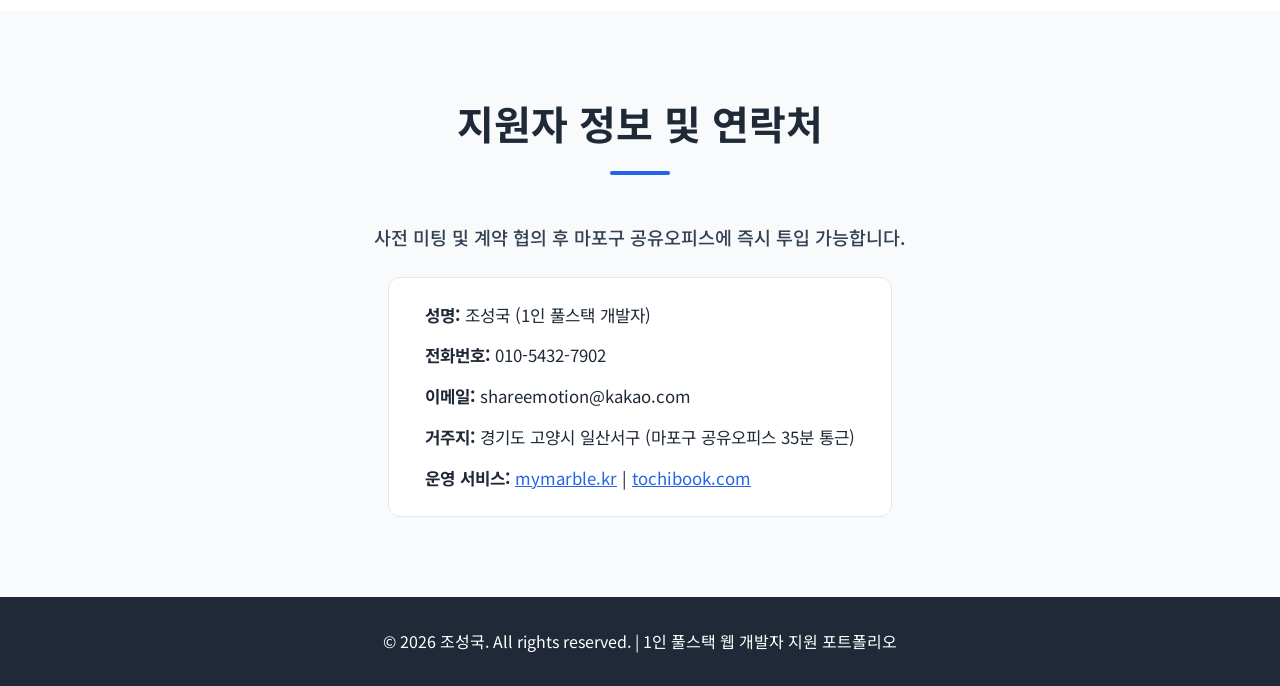
<file: medical-booking-fullstack/index.html>
<!doctype html>
<html lang="ko">
    <head>
        <meta charset="UTF-8" />
        <meta name="viewport" content="width=device-width, initial-scale=1.0" />
        <title>조성국 - 1인 풀스택 개발자 이력서 | 의료 예약 & 해외결제 웹 MVP</title>
        <link rel="stylesheet" href="../styles.css" />
        <link rel="preconnect" href="https://fonts.googleapis.com" />
        <link rel="preconnect" href="https://fonts.gstatic.com" crossorigin />
        <link
            href="https://fonts.googleapis.com/css2?family=Noto+Sans+KR:wght@300;400;500;600;700&display=swap"
            rel="stylesheet"
        />
        <style>
            .badge-primary {
                display: inline-block;
                background: linear-gradient(135deg, #2563eb, #1d4ed8);
                color: #ffffff;
                padding: 6px 18px;
                border-radius: 20px;
                font-size: 0.95rem;
                font-weight: 600;
                margin-bottom: 12px;
                box-shadow: 0 4px 12px rgba(37, 99, 235, 0.25);
            }
            .badge-ready {
                display: inline-block;
                background: linear-gradient(135deg, #10b981, #059669);
                color: #ffffff;
                padding: 4px 14px;
                border-radius: 14px;
                font-size: 0.85rem;
                font-weight: 600;
                margin-left: 8px;
            }
            .statement-card {
                background: #ffffff;
                border-radius: 12px;
                padding: 26px;
                margin-bottom: 24px;
                border: 1px solid #e2e8f0;
                box-shadow: 0 4px 6px -1px rgba(0, 0, 0, 0.05);
                transition: transform 0.2s ease, box-shadow 0.2s ease;
            }
            .statement-card:hover {
                transform: translateY(-2px);
                box-shadow: 0 10px 15px -3px rgba(0, 0, 0, 0.08);
            }
            .statement-card h3 {
                color: #0f172a;
                font-size: 1.25rem;
                margin-bottom: 16px;
                display: flex;
                align-items: center;
                gap: 8px;
                border-bottom: 2px solid #f1f5f9;
                padding-bottom: 10px;
            }
            .statement-subitem {
                margin-bottom: 18px;
            }
            .statement-subitem:last-child {
                margin-bottom: 0;
            }
            .statement-subitem h4 {
                color: #1e293b;
                font-size: 1.05rem;
                font-weight: 700;
                margin-bottom: 8px;
            }
            .statement-subitem ul {
                list-style-type: disc;
                padding-left: 20px;
                color: #475569;
                line-height: 1.75;
            }
            .statement-subitem ul li {
                margin-bottom: 6px;
            }
            .feature-table {
                width: 100%;
                border-collapse: collapse;
                margin: 16px 0;
                font-size: 0.95rem;
            }
            .feature-table th, .feature-table td {
                border: 1px solid #e2e8f0;
                padding: 12px 14px;
                text-align: left;
            }
            .feature-table th {
                background-color: #f8fafc;
                color: #1e293b;
                font-weight: 600;
            }
            .feature-table tr:hover {
                background-color: #f1f5f9;
            }
            .grid-2col {
                display: grid;
                grid-template-columns: 1fr 1fr;
                gap: 24px;
            }
            .project-header {
                display: flex;
                flex-wrap: wrap;
                justify-content: space-between;
                align-items: center;
                gap: 12px;
                margin-bottom: 1rem;
                padding-bottom: 0.8rem;
                border-bottom: 2px solid #f1f5f9;
            }
            .project-header h3 {
                font-size: 1.3rem;
                color: #1e40af;
                margin: 0;
                word-break: keep-all;
                line-height: 1.4;
            }
            .project-link-btn {
                display: inline-flex;
                align-items: center;
                gap: 6px;
                background: #eff6ff;
                color: #2563eb;
                padding: 4px 12px;
                border-radius: 6px;
                font-size: 0.9rem;
                font-weight: 600;
                text-decoration: none;
                transition: all 0.2s;
            }
            .project-link-btn:hover {
                background: #dbeafe;
                color: #1d4ed8;
            }
            .milestone-step {
                background: #f8fafc;
                border-left: 4px solid #2563eb;
                padding: 14px 18px;
                border-radius: 0 8px 8px 0;
                margin-bottom: 12px;
            }
            .milestone-step h5 {
                font-size: 1.05rem;
                color: #0f172a;
                margin-bottom: 6px;
            }
            .milestone-step p {
                font-size: 0.92rem;
                color: #475569;
                margin: 0;
                line-height: 1.6;
            }
            @media (max-width: 768px) {
                .grid-2col {
                    grid-template-columns: 1fr;
                }
            }
        </style>
    </head>
    <body>
        <!-- Navigation -->
        <nav class="navbar">
            <div class="container">
                <div class="nav-brand">조성국 | 1인 풀스택 개발자</div>
                <ul class="nav-menu">
                    <li><a href="#about">소개</a></li>
                    <li><a href="#projects">직접 운영 서비스(URL)</a></li>
                    <li><a href="#experience">결제·관리자·업로드 역량</a></li>
                    <li><a href="#milestone">20영업일 실행 계획</a></li>
                    <li><a href="#career">경력 & 학력</a></li>
                    <li><a href="#contact">연락처</a></li>
                    <li>
                        <button id="pdfDownloadBtn" class="pdf-btn">
                            📄 PDF 저장
                        </button>
                    </li>
                </ul>
                <div class="hamburger">
                    <span></span>
                    <span></span>
                    <span></span>
                </div>
            </div>
        </nav>

        <!-- Hero Section -->
        <section class="hero">
            <div class="container">
                <div class="hero-content">
                    <div class="hero-image-wrapper">
                        <img
                            src="../myImage.png"
                            alt="조성국 프로필"
                            class="hero-image"
                        />
                    </div>
                    <span class="badge-primary">1인 풀스택 웹 개발자 (React/Next.js · Node.js)</span>
                    <span class="badge-ready">서울 마포구 상주 즉시 가능</span>
                    <h1 class="hero-title">조성국</h1>
                    <p class="hero-subtitle">
                        10년 엔지니어링 신뢰도 · 직접 운영 중인 웹서비스 2건 보유 · 1인 기획/개발/배포 총괄
                    </p>
                    <p class="hero-description">
                        "기획 의도를 정확히 이해하고, 20영업일 내에 군더더기 없이 작동하는 MVP를 완성합니다."<br/>
                        반응형 웹 템플릿부터 조건부 예약, 파일 업로드, 관리자 검토, 해외카드 예약금 결제 연동, 배포 및 인수인계까지 책임지고 오픈을 완수하겠습니다.
                    </p>
                    <div class="hero-buttons">
                        <a href="#projects" class="btn btn-primary">직접 배포한 서비스 보기</a>
                        <a href="#experience" class="btn btn-secondary">결제·관리자 구현 경험</a>
                    </div>
                </div>
            </div>
        </section>

        <!-- About Section -->
        <section id="about" class="section">
            <div class="container">
                <h2 class="section-title">개발자 핵심 프로필</h2>
                <div class="about-content">
                    <div class="about-image-container">
                        <img
                            src="../myImage.png"
                            alt="조성국"
                            class="about-image"
                        />
                    </div>
                    <div class="about-text">
                        <p>
                            한양대학교 물리학 박사 학위 취득 후, LG디스플레이(약 9년) 및 알세미(2년)에서 데이터 사이언티스트이자 개발 리더로 10년 이상 탄탄한 엔지니어링 실무를 수행한 풀스택 개발자 <strong>조성국</strong>입니다.
                        </p>
                        <p>
                            최근 1인 개발자(솔로프러너)로서 <strong>마이마블(mymarble.kr)</strong>(Svelte, 토스페이먼츠 결제 연동)과 <strong>토치북(tochibook.com)</strong>(SvelteKit, 클라우드 아카이브)을 런칭·운영하고 있으며, React 기반의 AI 분석 서비스 <strong>아이리스(iris-charm.web.app)</strong>를 직접 개발했습니다.
                        </p>
                        <p>
                            또한 React Native 기반으로 타 팀에서 빌드조차 못 하고 정체되어 있던 <strong>'픽포미' 앱의 빌드/배포 환경을 도맡아 정상화하고 스토어 출시를 완수</strong>했으며, 실리콘밸리 개발자들과 함께 <strong>React Native 기반 데이팅 앱을 풀스택으로 개발</strong>하는 등 React 생태계의 깊은 실무 및 트러블슈팅 역량을 보유하고 있습니다.
                        </p>
                        <p>
                            이번 프로젝트의 스코프(의료기관 2곳, 고정 상품 4종, 조건부 예약 폼, 파일 업로드, 관리자 상태 관리 및 이메일 발송, 해외카드 결제 연동)를 명확히 숙지하고 있으며, <strong>마포구 공유오피스에 즉시 상주 투입</strong>하여 20영업일 내에 검수 통과 및 안정적 기술 오픈을 약속드립니다.
                        </p>
                        <ul class="highlight-list">
                            <li>
                                <strong>React & React Native 실전 역량:</strong> React 웹서비스(iris-charm.web.app) 개발, 픽포미 앱 빌드 해결/출시, 실리콘밸리 협업 데이팅 앱 풀스택 개발
                            </li>
                            <li>
                                <strong>실제 결제 연동 경험:</strong> 마이마블에서 토스페이먼츠(TossPayments) 연동 및 결제/웹훅 트랜잭션 구현 (해외카드 Stripe 등 즉시 대응)
                            </li>
                            <li>
                                <strong>1인 완결 개발력:</strong> 기획 + 프론트엔드 + 백엔드(Node.js) + DB + 파일 업로드 + 배포/운영 1인 총괄
                            </li>
                            <li>
                                <strong>마포구 상주 즉시 가능:</strong> 일산 거주자로 30~40분 내 출퇴근 가능, 평일 10:00~17:00 정시 근무 및 일일 공유 철저
                            </li>
                        </ul>
                    </div>
                    <div class="personal-info">
                        <h3>인적 사항 및 근무 요건</h3>
                        <div class="info-grid">
                            <div class="info-item">
                                <span class="info-label">성명</span>
                                <span class="info-value">조성국 (趙誠國)</span>
                            </div>
                            <div class="info-item">
                                <span class="info-label">최종 학력</span>
                                <span class="info-value">한양대학교 대학원 물리학 박사</span>
                            </div>
                            <div class="info-item">
                                <span class="info-label">총 경력</span>
                                <span class="info-value">소프트웨어/IT 실무 10년 이상</span>
                            </div>
                            <div class="info-item">
                                <span class="info-label">상주 가능일</span>
                                <span class="info-value"><strong>즉시 상주 가능 (협의 후 바로 투입)</strong></span>
                            </div>
                            <div class="info-item">
                                <span class="info-label">근무지</span>
                                <span class="info-value">서울 마포구 공유오피스 (일산에서 35분 통근)</span>
                            </div>
                            <div class="info-item">
                                <span class="info-label">연락처</span>
                                <span class="info-value">010-5432-7902 | shareemotion@kakao.com</span>
                            </div>
                        </div>
                    </div>
                </div>
            </div>
        </section>

        <!-- Projects Section (직접 운영/배포한 웹서비스 2건) -->
        <section id="projects" class="section section-gray">
            <div class="container">
                <h2 class="section-title">직접 개발해 운영·배포한 웹서비스 (2건)</h2>
                <p style="text-align: center; color: #64748b; margin-top: -20px; margin-bottom: 30px;">
                    실제 운영 중인 도메인으로, 1인 개발자로서 기획, 프론트엔드, 백엔드, DB, 배포를 전담했습니다.
                </p>

                <div class="projects-grid" style="grid-template-columns: 1fr; gap: 24px;">
                    <!-- 1. 마이마블 (MyMarble) -->
                    <div class="project-card project-card-featured">
                        <div class="project-header">
                            <h3>1. 마이마블 (MyMarble)</h3>
                            <a href="https://mymarble.kr" target="_blank" class="project-link-btn">
                                🔗 https://mymarble.kr
                            </a>
                            <span class="project-period">1인 풀스택 개발 | MVP 4주 소요</span>
                        </div>
                        <p class="project-description">
                            가족사진과 사용자 커스텀 콘텐츠를 기반으로 즐기는 반응형 웹 보드게임 서비스
                        </p>
                        <div class="project-section">
                            <h4>🎯 담당 범위 및 개발 내용</h4>
                            <ul class="project-details">
                                <li><strong>1인 풀스택 총괄:</strong> 기획, UI/UX 설계, Svelte 기반 반응형 웹 개발, 백엔드 API 및 DB 구축, 배포·운영</li>
                                <li><strong>결제 연동:</strong> 토스페이먼츠(TossPayments) 연동을 통한 코인 충전/결제 시스템, PG사 심사 대응, 결제 트랜잭션 및 웹훅 안정화</li>
                                <li><strong>파일 업로드:</strong> 사용자가 직접 가족사진 및 오디오 파일을 업로드하고 실시간 저장/복원하는 파이프라인 구현</li>
                                <li><strong>관리자/데이터:</strong> 유저별 보드 데이터, 결제 내역 관리 구조 설계</li>
                            </ul>
                        </div>
                        <div class="tech-stack">
                            <h4>사용 기술</h4>
                            <div class="tags">
                                <span class="tag">Svelte</span>
                                <span class="tag">Node.js</span>
                                <span class="tag">Firebase</span>
                                <span class="tag">토스페이먼츠</span>
                                <span class="tag">결제 연동</span>
                                <span class="tag">반응형 웹</span>
                            </div>
                        </div>
                    </div>

                    <!-- 2. 토치북 (Tochibook) -->
                    <div class="project-card project-card-featured">
                        <div class="project-header">
                            <h3>2. 토치북 (Tochibook)</h3>
                            <a href="https://tochibook.com" target="_blank" class="project-link-btn">
                                🔗 https://tochibook.com
                            </a>
                            <span class="project-period">1인 풀스택 개발 | MVP 개발 기간 약 2개월</span>
                        </div>
                        <p class="project-description">
                            아이의 아날로그 그림과 사진을 웹으로 복원·보존하는 디지털 아카이브 서비스
                        </p>
                        <div class="project-section">
                            <h4>🎯 담당 범위 및 개발 내용</h4>
                            <ul class="project-details">
                                <li><strong>1인 개발 총괄:</strong> 서비스 기획, SvelteKit 기반 웹 프론트엔드 및 백엔드 설계, 클라우드 배포</li>
                                <li><strong>이미지 업로드 및 처리:</strong> 고해상도 그림/사진 업로드, 왜곡 보정, 클라우드 스토리지 보관 시스템 구축</li>
                                <li><strong>내보내기 & 뷰어:</strong> 생성된 포토북을 단일 실행 HTML로 추출하고 클라우드에 보관하는 뷰어 시스템 구현</li>
                                <li><strong>반응형 UI:</strong> 모바일과 데스크톱 모두에서 매끄럽게 동작하는 반응형 인터페이스 구축</li>
                            </ul>
                        </div>
                        <div class="tech-stack">
                            <h4>사용 기술</h4>
                            <div class="tags">
                                <span class="tag">SvelteKit</span>
                                <span class="tag">Node.js</span>
                                <span class="tag">Image Upload</span>
                                <span class="tag">Cloud Storage</span>
                                <span class="tag">반응형 웹</span>
                            </div>
                        </div>
                    </div>

                    <!-- 3. 아이리스 (Iris) -->
                    <div class="project-card">
                        <div class="project-header">
                            <h3>3. 아이리스 (Iris) - React 기반 AI 분석 웹</h3>
                            <a href="https://iris-charm.web.app" target="_blank" class="project-link-btn">
                                🔗 https://iris-charm.web.app
                            </a>
                            <span class="project-period">React 풀스택 웹 개발</span>
                        </div>
                        <p class="project-description">
                            스마트폰 촬영 이미지 기반 AI 홍채 분석 및 시각화 리포트 웹서비스 (가입 후 이용)
                        </p>
                        <div class="project-section">
                            <h4>🎯 담당 범위 및 개발 내용</h4>
                            <ul class="project-details">
                                <li><strong>React 프론트엔드 구축:</strong> 사용자 인증, 분석 결과 리포트 대시보드 UI 개발</li>
                                <li><strong>이미지 파일 업로드:</strong> 고해상도 홍채 이미지 업로드 및 전처리 파이프라인 연동</li>
                                <li><strong>백엔드 연동:</strong> Node.js / FastAPI 및 Firebase 기반 사용자 데이터 및 분석 결과 안전 관리</li>
                            </ul>
                        </div>
                        <div class="tech-stack">
                            <h4>사용 기술</h4>
                            <div class="tags">
                                <span class="tag">React</span>
                                <span class="tag">Node.js</span>
                                <span class="tag">Firebase</span>
                                <span class="tag">Image Upload</span>
                                <span class="tag">대시보드</span>
                            </div>
                        </div>
                    </div>

                    <!-- 4. 픽포미 & 실리콘밸리 데이팅 앱 -->
                    <div class="project-card">
                        <div class="project-header">
                            <h3>4. 픽포미 & 실리콘밸리 협업 데이팅 앱</h3>
                            <span class="project-period">React Native 풀스택 / 빌드 해결</span>
                        </div>
                        <p class="project-description">
                            빌드 오류 복구 및 스토어 출시 완수, 실리콘밸리 엔지니어들과의 풀스택 모바일 협업
                        </p>
                        <div class="project-section">
                            <h4>🎯 담당 범위 및 핵심 성과</h4>
                            <ul class="project-details">
                                <li><strong>픽포미 빌드 정상화 및 출시:</strong> 시공간 팀에서 빌드조차 진행되지 않던 난항 상태의 React Native 프로젝트를 도맡아 빌드 환경 및 버그를 전면 수정하고 앱스토어/구글플레이 정식 출시 완수</li>
                                <li><strong>실리콘밸리 협업 데이팅 앱:</strong> 글로벌 개발자들과 함께 React Native 기반으로 프론트엔드부터 백엔드 API 연동까지 풀스택으로 개발 완수</li>
                            </ul>
                        </div>
                        <div class="tech-stack">
                            <h4>사용 기술</h4>
                            <div class="tags">
                                <span class="tag">React Native</span>
                                <span class="tag">React 生태계</span>
                                <span class="tag">EAS Build</span>
                                <span class="tag">풀스택 협업</span>
                                <span class="tag">빌드 트러블슈팅</span>
                            </div>
                        </div>
                    </div>

                    <!-- 5. 오아세스 (Oases) -->
                    <div class="project-card">
                        <div class="project-header">
                            <h3>5. 오아세스 (Oases) - 여행 상품 매칭 플랫폼</h3>
                            <span class="project-period">단기 집중 풀스택 개발</span>
                        </div>
                        <p class="project-description">
                            자유여행 고객과 현지 전문가를 연결하고 맞춤 여행 상품을 조합·제안하는 웹서비스
                        </p>
                        <div class="project-section">
                            <h4>🎯 담당 범위 및 핵심 성과</h4>
                            <ul class="project-details">
                                <li><strong>React 프론트엔드 & Node.js 백엔드 풀스택 개발:</strong> 현지 여행 전문가가 여행 상품들을 자유롭게 연결 및 조합하여 고객에게 제안하는 핵심 기능 구현</li>
                                <li><strong>빠른 MVP 구현:</strong> 단기 집중 개발 환경에서 프론트엔드 반응형 UI와 백엔드 API를 동시에 설계하고 연동하여 빠른 프로덕트 구체화 완수</li>
                            </ul>
                        </div>
                        <div class="tech-stack">
                            <h4>사용 기술</h4>
                            <div class="tags">
                                <span class="tag">React</span>
                                <span class="tag">Node.js</span>
                                <span class="tag">풀스택 개발</span>
                                <span class="tag">상품 매칭/제안</span>
                                <span class="tag">REST API</span>
                            </div>
                        </div>
                    </div>
                </div>
            </div>
        </section>

        <!-- Experience Details Section (결제·관리자·파일업로드 상세) -->
        <section id="experience" class="section">
            <div class="container">
                <h2 class="section-title">결제 · 관리자 · 파일 업로드 구현 역량</h2>

                <div class="statement-card">
                    <h3>💳 1. 결제 연동 경험 (해외카드 & 예약금 결제)</h3>
                    <div class="statement-subitem">
                        <h4>실무 경험 및 적용 방안</h4>
                        <ul>
                            <li><strong>토스페이먼츠 실결제 연동 경험:</strong> 마이마블(mymarble.kr)에서 토스페이먼츠(TossPayments)를 직접 연동하며 가맹점 심사 대응, 결제 승인 API 호출, 결제 유효성 검증, 실패 시 롤백 및 결제 내역 DB 기록, 웹훅 처리를 완벽히 구현했습니다.</li>
                            <li><strong>해외카드 결제 적용 방안:</strong> PG 결제 연동의 전체적인 동작 구조(결제창 호출 → 서버 승인 검증 → 웹훅 처리)를 직접 구축해 보았으므로, 이번 프로젝트에서 선정할 해외카드 결제(토스페이먼츠 해외카드 또는 Stripe 등) 역시 공식 문서를 준수하여 예약금 결제 및 웹훅 입금 확인 로직을 안정적으로 구현하겠습니다.</li>
                        </ul>
                    </div>
                </div>

                <div class="statement-card">
                    <h3>🛠️ 2. 관리자 기능 구현 (Admin Dashboard)</h3>
                    <div class="statement-subitem">
                        <h4>실무 경험 및 적용 방안</h4>
                        <ul>
                            <li><strong>단일 통합 관리자 페이지 구축:</strong> 신청 목록 조회, 검색 및 필터링(대기/승인/반려/결제완료), 예약 상세 뷰를 직관적인 반응형 관리자 화면으로 구현합니다.</li>
                            <li><strong>상태 변경 및 내부 메모:</strong> 관리자가 고객의 신청 상태를 클릭 한 번으로 변경하고, 내부 검토용 비공개 메모를 작성·저장할 수 있는 API 및 UI를 구성합니다.</li>
                            <li><strong>이메일 자동 안내 연동:</strong> 관리자가 상태를 '승인'으로 변경하면, 고객 이메일로 검토 완료 안내 및 해외카드 예약금 결제 링크가 자동 발송되도록 Nodemailer / Resend API 트리거를 구축합니다.</li>
                        </ul>
                    </div>
                </div>

                <div class="statement-card">
                    <h3>📁 3. 파일(이미지/영상) 업로드 구현</h3>
                    <div class="statement-subitem">
                        <h4>실무 경험 및 적용 방안</h4>
                        <ul>
                            <li><strong>안정적인 파일 업로드 파이프라인:</strong> 사용자가 조건부 예약 시 제출하는 본인 확인 및 상담용 이미지/영상을 클라우드 스토리지(S3 또는 Firebase/Supabase Storage)에 Presigned URL 방식으로 안전하고 빠르게 업로드합니다.</li>
                            <li><strong>보안 및 유효성 검증:</strong> 허용된 확장자(JPG, PNG, MP4 등)와 용량 제한을 프론트엔드와 백엔드 양단에서 이중 검증하고, 관리자 화면에서만 열람 가능한 서명된 안전한 URL을 제공합니다.</li>
                        </ul>
                    </div>
                </div>
            </div>
        </section>

        <!-- 20영업일 마일스톤 제안 -->
        <section id="milestone" class="section section-gray">
            <div class="container">
                <h2 class="section-title">20영업일 기술 오픈 실행 계획</h2>
                <div class="statement-card">
                    <p style="color: #64748b; margin-bottom: 20px;">
                        제외 기능(회원가입, 다중 포털 등)을 배제하고 필수 기능에 집중하여, 20영업일 동안 매일 공유와 주 1회 동작 시연으로 확실하게 완성합니다.
                    </p>

                    <div class="milestone-step">
                        <h5>[1주차 | 1~5일차] 기본 아키텍처 & 고객용 반응형 웹 템플릿</h5>
                        <p>DB 스키마(예약, 의료기관, 상품) 및 Node.js API 기본 설계. 대표 제공 일본어 문구와 디자인 반영한 메인, 의료기관 상세 템플릿(2곳), 고정 상품(4종), 절차·FAQ 반응형 웹 구축.</p>
                    </div>

                    <div class="milestone-step">
                        <h5>[2주차 | 6~10일차] 조건부 예약 신청 폼 & 관리자 기능 구축</h5>
                        <p>의료기관·상품·옵션·희망일 선택 및 신청자 정보 입력 폼. 이미지/영상 파일 업로드 연동. 관리자 전용 신청 목록·상세 뷰, 상태 변경(대기/승인/반려), 내부 메모 기능 완성 및 1차 시연.</p>
                    </div>

                    <div class="milestone-step">
                        <h5>[3주차 | 11~15일차] 이메일 상태 안내 & 해외카드 예약금 결제 연동</h5>
                        <p>관리자 상태 변경에 따른 고객 이메일 자동 발송 트리거 연동. 승인 고객용 해외카드(Stripe 등) 예약금 결제 페이지 및 웹훅 연동, 결제 완료 후 예약 확정 처리.</p>
                    </div>

                    <div class="milestone-step">
                        <h5>[4주차 | 16~20일차] 실데이터 통합 테스트, 운영 배포 & 인수인계</h5>
                        <p>전체 플로우(신청 → 검토 → 이메일 수신 → 결제 → 확정) End-to-End 검증, 예외 처리 및 중대 오류 해소. 운영 서버 배포 완료, 소스코드·계정 정보 및 관리자 운영 매뉴얼 문서 인계.</p>
                    </div>
                </div>
            </div>
        </section>

        <!-- Career & Education -->
        <section id="career" class="section">
            <div class="container">
                <h2 class="section-title">학력 및 주요 엔지니어링 경력</h2>
                <div class="timeline">
                    <div class="timeline-item">
                        <div class="timeline-marker"></div>
                        <div class="timeline-content">
                            <h3>솔로프러너 (1인 풀스택 개발 및 서비스 운영)</h3>
                            <p class="timeline-period">2024.10 ~ 현재</p>
                            <p>마이마블(mymarble.kr), 토치북(tochibook.com) 등 웹/모바일 서비스 기획·개발·결제연동·배포 총괄</p>
                        </div>
                    </div>
                    <div class="timeline-item">
                        <div class="timeline-marker"></div>
                        <div class="timeline-content">
                            <h3>(주) 알세미</h3>
                            <p class="timeline-period">2022.10 ~ 2024.10 (2년)</p>
                            <p>반도체 SPICE 시뮬레이터 소프트웨어 개발 리더 (C++/Rust, FastAPI 연동)</p>
                        </div>
                    </div>
                    <div class="timeline-item">
                        <div class="timeline-marker"></div>
                        <div class="timeline-content">
                            <h3>(주) LG디스플레이</h3>
                            <p class="timeline-period">2014 ~ 2022.10 (약 8년 10개월)</p>
                            <p>데이터 사이언티스트 & AI 연구원 (제조 빅데이터 기반 머신러닝/DNN 불량 예측 및 분석 플랫폼 개발)</p>
                        </div>
                    </div>
                    <div class="timeline-item">
                        <div class="timeline-marker"></div>
                        <div class="timeline-content">
                            <h3>한양대학교 대학원 물리학 박사</h3>
                            <p class="timeline-period">2009 ~ 2014 (학사 2000~2007, 석사 2007~2009)</p>
                            <p>Condensed Matter Physics 전공 | 탄탄한 논리적 수치 해석 및 문제 해결 역량</p>
                        </div>
                    </div>
                </div>
            </div>
        </section>

        <!-- Contact Section -->
        <section id="contact" class="section section-gray">
            <div class="container">
                <h2 class="section-title">지원자 정보 및 연락처</h2>
                <div class="contact-content" style="text-align: center; max-width: 650px; margin: 0 auto;">
                    <p style="font-size: 1.15rem; color: #334155; margin-bottom: 24px; font-weight: 500;">
                        사전 미팅 및 계약 협의 후 마포구 공유오피스에 즉시 투입 가능합니다.
                    </p>
                    <div class="contact-info" style="display: inline-flex; flex-direction: column; gap: 14px; font-size: 1.05rem; text-align: left; background: #fff; padding: 24px 36px; border-radius: 12px; border: 1px solid #e2e8f0;">
                        <div><strong>성명:</strong> 조성국 (1인 풀스택 개발자)</div>
                        <div><strong>전화번호:</strong> 010-5432-7902</div>
                        <div><strong>이메일:</strong> shareemotion@kakao.com</div>
                        <div><strong>거주지:</strong> 경기도 고양시 일산서구 (마포구 공유오피스 35분 통근)</div>
                        <div><strong>운영 서비스:</strong> <a href="https://mymarble.kr" target="_blank" style="color: #2563eb;">mymarble.kr</a> | <a href="https://tochibook.com" target="_blank" style="color: #2563eb;">tochibook.com</a></div>
                    </div>
                </div>
            </div>
        </section>

        <!-- Footer -->
        <footer class="footer">
            <div class="container">
                <p>&copy; 2026 조성국. All rights reserved. | 1인 풀스택 웹 개발자 지원 포트폴리오</p>
            </div>
        </footer>

        <script src="../script.js"></script>
    </body>
</html>
</file>
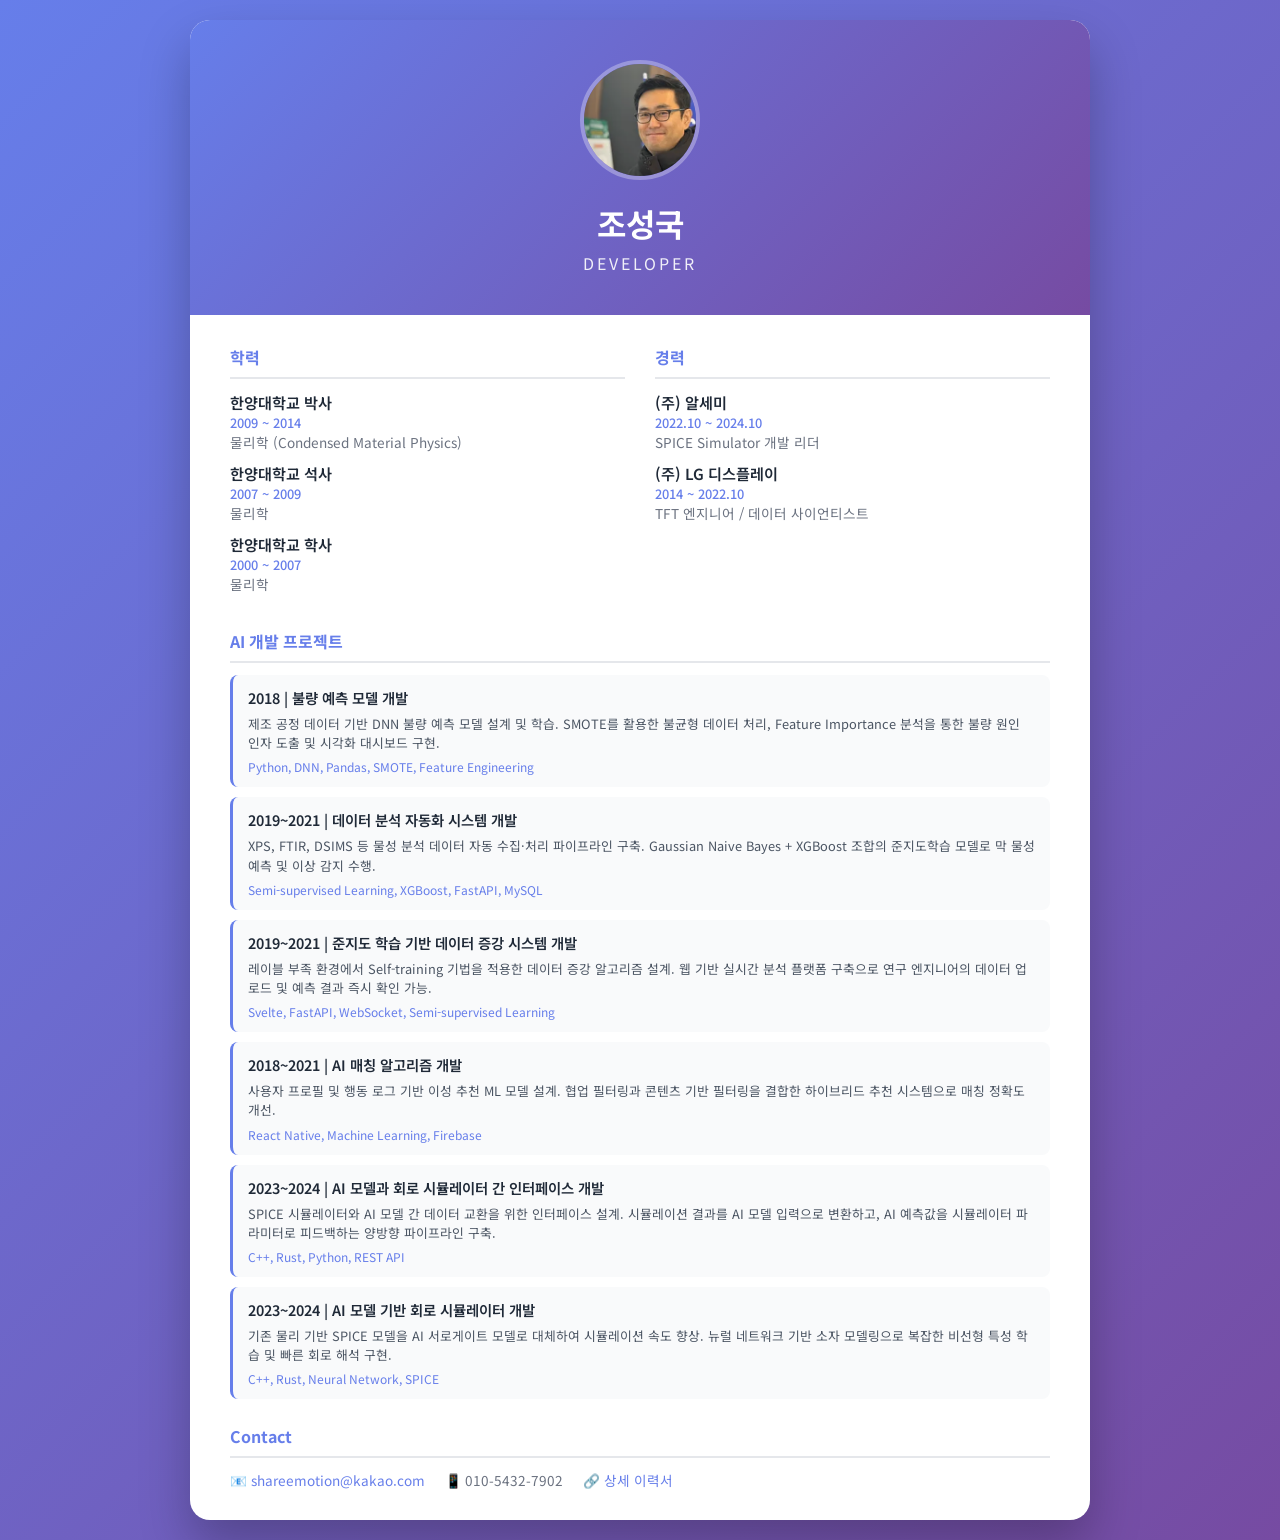
<file: index_short.html>
<!DOCTYPE html>
<html lang="ko">
    <head>
        <meta charset="UTF-8" />
        <meta name="viewport" content="width=device-width, initial-scale=1.0" />
        <title>조성국 - Developer</title>
        <link rel="preconnect" href="https://fonts.googleapis.com" />
        <link rel="preconnect" href="https://fonts.gstatic.com" crossorigin />
        <link href="https://fonts.googleapis.com/css2?family=Noto+Sans+KR:wght@300;400;500;700&display=swap" rel="stylesheet" />
        <style>
            * { margin: 0; padding: 0; box-sizing: border-box; }
            body {
                font-family: 'Noto Sans KR', sans-serif;
                background: linear-gradient(135deg, #667eea 0%, #764ba2 100%);
                min-height: 100vh;
                display: flex;
                align-items: center;
                justify-content: center;
                padding: 20px;
            }
            .card {
                background: white;
                border-radius: 20px;
                box-shadow: 0 25px 50px rgba(0,0,0,0.25);
                max-width: 900px;
                width: 100%;
                overflow: hidden;
            }
            .header {
                background: linear-gradient(135deg, #667eea 0%, #764ba2 100%);
                color: white;
                padding: 40px;
                text-align: center;
            }
            .profile-img {
                width: 120px;
                height: 120px;
                border-radius: 50%;
                border: 4px solid rgba(255,255,255,0.3);
                object-fit: cover;
                margin-bottom: 15px;
            }
            .name { font-size: 2rem; font-weight: 700; margin-bottom: 5px; }
            .title { font-size: 1rem; opacity: 0.9; letter-spacing: 3px; }
            .content { padding: 30px 40px; }
            .section { margin-bottom: 25px; }
            .section:last-child { margin-bottom: 0; }
            .section-title {
                font-size: 1rem;
                font-weight: 700;
                color: #667eea;
                margin-bottom: 12px;
                padding-bottom: 8px;
                border-bottom: 2px solid #e5e7eb;
            }
            .two-col { display: grid; grid-template-columns: 1fr 1fr; gap: 30px; }
            .item { margin-bottom: 10px; }
            .item-title { font-weight: 600; font-size: 0.95rem; color: #1f2937; }
            .item-period { font-size: 0.8rem; color: #667eea; font-weight: 500; }
            .item-desc { font-size: 0.85rem; color: #6b7280; }
            .project-item { 
                background: #f9fafb; 
                padding: 12px 15px; 
                border-radius: 8px; 
                margin-bottom: 10px;
                border-left: 3px solid #667eea;
            }
            .project-item:last-child { margin-bottom: 0; }
            .project-name { font-weight: 600; font-size: 0.9rem; color: #1f2937; }
            .project-desc { font-size: 0.8rem; color: #4b5563; margin-top: 6px; line-height: 1.5; }
            .project-tech { font-size: 0.75rem; color: #667eea; margin-top: 6px; }
            .contact-row {
                display: flex;
                gap: 20px;
                flex-wrap: wrap;
                font-size: 0.85rem;
                color: #6b7280;
            }
            .contact-row a { color: #667eea; text-decoration: none; }
            @media (max-width: 600px) {
                .two-col { grid-template-columns: 1fr; gap: 20px; }
                .content { padding: 20px; }
                .header { padding: 30px 20px; }
            }
        </style>
    </head>
    <body>
        <div class="card">
            <div class="header">
                <img src="myImage.png" alt="조성국" class="profile-img" />
                <h1 class="name">조성국</h1>
                <p class="title">DEVELOPER</p>
            </div>
            <div class="content">
                <!-- 학력 & 경력 -->
                <div class="section">
                    <div class="two-col">
                        <div>
                            <h3 class="section-title">학력</h3>
                            <div class="item">
                                <div class="item-title">한양대학교 박사</div>
                                <div class="item-period">2009 ~ 2014</div>
                                <div class="item-desc">물리학 (Condensed Material Physics)</div>
                            </div>
                            <div class="item">
                                <div class="item-title">한양대학교 석사</div>
                                <div class="item-period">2007 ~ 2009</div>
                                <div class="item-desc">물리학</div>
                            </div>
                            <div class="item">
                                <div class="item-title">한양대학교 학사</div>
                                <div class="item-period">2000 ~ 2007</div>
                                <div class="item-desc">물리학</div>
                            </div>
                        </div>
                        <div>
                            <h3 class="section-title">경력</h3>
                            <div class="item">
                                <div class="item-title">(주) 알세미</div>
                                <div class="item-period">2022.10 ~ 2024.10</div>
                                <div class="item-desc">SPICE Simulator 개발 리더</div>
                            </div>
                            <div class="item">
                                <div class="item-title">(주) LG 디스플레이</div>
                                <div class="item-period">2014 ~ 2022.10</div>
                                <div class="item-desc">TFT 엔지니어 / 데이터 사이언티스트</div>
                            </div>
                        </div>
                    </div>
                </div>

                <!-- AI 프로젝트 -->
                <div class="section">
                    <h3 class="section-title">AI 개발 프로젝트</h3>
                    <div class="project-item">
                        <div class="project-name">2018 | 불량 예측 모델 개발</div>
                        <div class="project-desc">제조 공정 데이터 기반 DNN 불량 예측 모델 설계 및 학습. SMOTE를 활용한 불균형 데이터 처리, Feature Importance 분석을 통한 불량 원인 인자 도출 및 시각화 대시보드 구현.</div>
                        <div class="project-tech">Python, DNN, Pandas, SMOTE, Feature Engineering</div>
                    </div>
                    <div class="project-item">
                        <div class="project-name">2019~2021 | 데이터 분석 자동화 시스템 개발</div>
                        <div class="project-desc">XPS, FTIR, DSIMS 등 물성 분석 데이터 자동 수집·처리 파이프라인 구축. Gaussian Naive Bayes + XGBoost 조합의 준지도학습 모델로 막 물성 예측 및 이상 감지 수행.</div>
                        <div class="project-tech">Semi-supervised Learning, XGBoost, FastAPI, MySQL</div>
                    </div>
                    <div class="project-item">
                        <div class="project-name">2019~2021 | 준지도 학습 기반 데이터 증강 시스템 개발</div>
                        <div class="project-desc">레이블 부족 환경에서 Self-training 기법을 적용한 데이터 증강 알고리즘 설계. 웹 기반 실시간 분석 플랫폼 구축으로 연구 엔지니어의 데이터 업로드 및 예측 결과 즉시 확인 가능.</div>
                        <div class="project-tech">Svelte, FastAPI, WebSocket, Semi-supervised Learning</div>
                    </div>
                    <div class="project-item">
                        <div class="project-name">2018~2021 | AI 매칭 알고리즘 개발</div>
                        <div class="project-desc">사용자 프로필 및 행동 로그 기반 이성 추천 ML 모델 설계. 협업 필터링과 콘텐츠 기반 필터링을 결합한 하이브리드 추천 시스템으로 매칭 정확도 개선.</div>
                        <div class="project-tech">React Native, Machine Learning, Firebase</div>
                    </div>
                    <div class="project-item">
                        <div class="project-name">2023~2024 | AI 모델과 회로 시뮬레이터 간 인터페이스 개발</div>
                        <div class="project-desc">SPICE 시뮬레이터와 AI 모델 간 데이터 교환을 위한 인터페이스 설계. 시뮬레이션 결과를 AI 모델 입력으로 변환하고, AI 예측값을 시뮬레이터 파라미터로 피드백하는 양방향 파이프라인 구축.</div>
                        <div class="project-tech">C++, Rust, Python, REST API</div>
                    </div>
                    <div class="project-item">
                        <div class="project-name">2023~2024 | AI 모델 기반 회로 시뮬레이터 개발</div>
                        <div class="project-desc">기존 물리 기반 SPICE 모델을 AI 서로게이트 모델로 대체하여 시뮬레이션 속도 향상. 뉴럴 네트워크 기반 소자 모델링으로 복잡한 비선형 특성 학습 및 빠른 회로 해석 구현.</div>
                        <div class="project-tech">C++, Rust, Neural Network, SPICE</div>
                    </div>
                </div>

                <!-- 연락처 -->
                <div class="section">
                    <h3 class="section-title">Contact</h3>
                    <div class="contact-row">
                        <span>📧 <a href="mailto:shareemotion@kakao.com">shareemotion@kakao.com</a></span>
                        <span>📱 010-5432-7902</span>
                        <span>🔗 <a href="index.html">상세 이력서</a></span>
                    </div>
                </div>
            </div>
        </div>
    </body>
</html>
</file>
<file: styles.css>
* {
    margin: 0;
    padding: 0;
    box-sizing: border-box;
}

:root {
    --primary-color: #2563eb;
    --secondary-color: #1e40af;
    --text-dark: #1f2937;
    --text-light: #6b7280;
    --bg-light: #f9fafb;
    --bg-white: #ffffff;
    --border-color: #e5e7eb;
    --shadow: 0 1px 3px 0 rgba(0, 0, 0, 0.1), 0 1px 2px 0 rgba(0, 0, 0, 0.06);
    --shadow-lg: 0 10px 15px -3px rgba(0, 0, 0, 0.1), 0 4px 6px -2px rgba(0, 0, 0, 0.05);
}

body {
    font-family: 'Noto Sans KR', -apple-system, BlinkMacSystemFont, 'Segoe UI', sans-serif;
    color: var(--text-dark);
    line-height: 1.6;
    overflow-x: hidden;
}

.container {
    max-width: 1200px;
    margin: 0 auto;
    padding: 0 20px;
}

/* Navigation */
.navbar {
    background: var(--bg-white);
    box-shadow: var(--shadow);
    position: sticky;
    top: 0;
    z-index: 1000;
    transition: all 0.3s ease;
}

.navbar .container {
    display: flex;
    justify-content: space-between;
    align-items: center;
    padding: 1rem 20px;
}

.nav-brand {
    font-size: 1.5rem;
    font-weight: 700;
    color: var(--primary-color);
}

.nav-menu {
    display: flex;
    list-style: none;
    gap: 2rem;
}

.nav-menu a {
    color: var(--text-dark);
    text-decoration: none;
    font-weight: 500;
    transition: color 0.3s ease;
}

.nav-menu a:hover {
    color: var(--primary-color);
}

.pdf-btn {
    background: linear-gradient(135deg, #667eea 0%, #764ba2 100%);
    color: white;
    border: none;
    padding: 0.5rem 1rem;
    border-radius: 8px;
    font-weight: 500;
    cursor: pointer;
    transition: all 0.3s ease;
    font-size: 0.95rem;
    box-shadow: 0 2px 8px rgba(102, 126, 234, 0.3);
}

.pdf-btn:hover {
    transform: translateY(-2px);
    box-shadow: 0 4px 12px rgba(102, 126, 234, 0.4);
}

.hamburger {
    display: none;
    flex-direction: column;
    cursor: pointer;
    gap: 4px;
}

.hamburger span {
    width: 25px;
    height: 3px;
    background: var(--text-dark);
    transition: all 0.3s ease;
}

/* Hero Section */
.hero {
    background: linear-gradient(135deg, #667eea 0%, #764ba2 100%);
    color: white;
    padding: 120px 0;
    text-align: center;
}

.hero-content {
    max-width: 800px;
    margin: 0 auto;
}

.hero-image-wrapper {
    margin-bottom: 2rem;
    animation: fadeInUp 0.8s ease;
}

.hero-image {
    width: 180px;
    height: 180px;
    border-radius: 50%;
    object-fit: cover;
    border: 5px solid rgba(255, 255, 255, 0.3);
    box-shadow: 0 10px 30px rgba(0, 0, 0, 0.3);
    transition: transform 0.3s ease;
}

.hero-image:hover {
    transform: scale(1.05);
}

.hero-title {
    font-size: 3.5rem;
    font-weight: 700;
    margin-bottom: 1rem;
    animation: fadeInUp 0.8s ease;
}

.hero-subtitle {
    font-size: 1.5rem;
    margin-bottom: 1rem;
    opacity: 0.95;
    animation: fadeInUp 0.8s ease 0.2s backwards;
}

.hero-description {
    font-size: 1.1rem;
    margin-bottom: 2rem;
    opacity: 0.9;
    animation: fadeInUp 0.8s ease 0.4s backwards;
}

.hero-buttons {
    display: flex;
    gap: 1rem;
    justify-content: center;
    animation: fadeInUp 0.8s ease 0.6s backwards;
}

.btn {
    padding: 12px 32px;
    border-radius: 8px;
    text-decoration: none;
    font-weight: 600;
    transition: all 0.3s ease;
    display: inline-block;
}

.btn-primary {
    background: white;
    color: var(--primary-color);
}

.btn-primary:hover {
    transform: translateY(-2px);
    box-shadow: var(--shadow-lg);
}

.btn-secondary {
    background: transparent;
    color: white;
    border: 2px solid white;
}

.btn-secondary:hover {
    background: white;
    color: var(--primary-color);
}

/* Sections */
.section {
    padding: 80px 0;
}

.section-gray {
    background: var(--bg-light);
}

.section-title {
    font-size: 2.5rem;
    font-weight: 700;
    text-align: center;
    margin-bottom: 3rem;
    color: var(--text-dark);
    position: relative;
}

.section-title::after {
    content: '';
    display: block;
    width: 60px;
    height: 4px;
    background: var(--primary-color);
    margin: 1rem auto 0;
    border-radius: 2px;
}

/* About Section */
.about-content {
    display: grid;
    grid-template-columns: 300px 1fr 1fr;
    gap: 3rem;
    align-items: start;
}

.about-image-container {
    position: sticky;
    top: 100px;
}

.about-image {
    width: 100%;
    border-radius: 16px;
    box-shadow: var(--shadow-lg);
    transition: transform 0.3s ease;
}

.about-image:hover {
    transform: translateY(-5px);
    box-shadow: 0 20px 25px -5px rgba(0, 0, 0, 0.1), 0 10px 10px -5px rgba(0, 0, 0, 0.04);
}

.about-text p {
    margin-bottom: 1.5rem;
    font-size: 1.1rem;
    line-height: 1.8;
}

.highlight-list {
    list-style: none;
    padding-left: 0;
}

.highlight-list li {
    padding: 0.75rem 0;
    padding-left: 1.5rem;
    position: relative;
    font-size: 1.05rem;
}

.highlight-list li::before {
    content: '✓';
    position: absolute;
    left: 0;
    color: var(--primary-color);
    font-weight: bold;
}

.personal-info {
    background: var(--bg-white);
    padding: 2rem;
    border-radius: 12px;
    box-shadow: var(--shadow-lg);
}

.personal-info h3 {
    font-size: 1.5rem;
    margin-bottom: 1.5rem;
    color: var(--primary-color);
}

.info-grid {
    display: flex;
    flex-direction: column;
    gap: 1rem;
}

.info-item {
    display: flex;
    justify-content: space-between;
    padding: 0.75rem 0;
    border-bottom: 1px solid var(--border-color);
}

.info-item:last-child {
    border-bottom: none;
}

.info-label {
    font-weight: 600;
    color: var(--text-light);
}

.info-value {
    color: var(--text-dark);
    font-weight: 500;
}

/* Timeline */
.timeline {
    position: relative;
    padding-left: 2rem;
    margin: 2rem 0;
}

.timeline::before {
    content: '';
    position: absolute;
    left: 0;
    top: 0;
    bottom: 0;
    width: 2px;
    background: var(--primary-color);
}

.timeline-item {
    position: relative;
    padding-bottom: 2rem;
}

.timeline-marker {
    position: absolute;
    left: -2.5rem;
    top: 0;
    width: 12px;
    height: 12px;
    border-radius: 50%;
    background: var(--primary-color);
    border: 3px solid var(--bg-white);
    box-shadow: 0 0 0 3px var(--primary-color);
}

.timeline-content h3 {
    font-size: 1.3rem;
    margin-bottom: 0.5rem;
    color: var(--text-dark);
}

.timeline-period {
    color: var(--primary-color);
    font-weight: 600;
    margin-bottom: 0.5rem;
}

.timeline-content p {
    color: var(--text-light);
}

.military-service {
    margin-top: 3rem;
    padding: 1.5rem;
    background: var(--bg-white);
    border-radius: 8px;
    box-shadow: var(--shadow);
}

.military-service h3 {
    font-size: 1.3rem;
    margin-bottom: 0.5rem;
    color: var(--primary-color);
}

/* Projects */
.projects-grid {
    display: grid;
    grid-template-columns: repeat(2, 1fr);
    gap: 1rem;
}

.project-card {
    background: var(--bg-white);
    padding: 2rem;
    border-radius: 12px;
    box-shadow: var(--shadow);
    transition: all 0.3s ease;
}

.project-card:hover {
    transform: translateY(-5px);
    box-shadow: var(--shadow-lg);
}

.project-card-featured {
    border: 2px solid var(--primary-color);
    background: linear-gradient(135deg, rgba(102, 126, 234, 0.05) 0%, rgba(118, 75, 162, 0.05) 100%);
}

.project-card-featured .project-header h3 {
    font-size: 1.5rem;
}

.project-subtitle {
    color: var(--text-light);
    font-style: italic;
    margin-bottom: 1.5rem;
    padding-left: 1rem;
    border-left: 3px solid var(--primary-color);
}

.project-section {
    margin-bottom: 1.5rem;
}

.project-section h4 {
    font-size: 1.1rem;
    color: var(--text-dark);
    margin-bottom: 0.75rem;
    font-weight: 600;
}

.project-section p {
    color: var(--text-light);
    line-height: 1.7;
}

.highlight-box {
    background: var(--bg-white);
    padding: 1rem;
    margin-bottom: 0.75rem;
    border-radius: 8px;
    border-left: 4px solid var(--primary-color);
    box-shadow: var(--shadow);
}

.highlight-box p {
    margin: 0;
    line-height: 1.7;
}

.highlight-box strong {
    color: var(--primary-color);
    display: block;
    margin-bottom: 0.25rem;
}

.project-header {
    display: flex;
    justify-content: space-between;
    align-items: start;
    margin-bottom: 1rem;
    padding-bottom: 1rem;
    border-bottom: 2px solid var(--border-color);
}

.project-header h3 {
    font-size: 1.4rem;
    color: var(--primary-color);
}

.project-period {
    background: var(--bg-light);
    padding: 0.25rem 0.75rem;
    border-radius: 20px;
    font-size: 0.9rem;
    color: var(--text-light);
    white-space: nowrap;
}

.project-description {
    font-weight: 600;
    margin-bottom: 1rem;
    color: var(--text-dark);
}

.project-details {
    list-style: none;
    padding-left: 0;
}

.project-details > li {
    margin-bottom: 0.75rem;
    padding-left: 1.5rem;
    position: relative;
}

.project-details > li::before {
    content: '▸';
    position: absolute;
    left: 0;
    color: var(--primary-color);
}

.project-details ul {
    margin-top: 0.5rem;
    margin-left: 1rem;
    list-style: disc;
    color: var(--text-light);
}

.tech-stack {
    margin-top: 1.5rem;
    padding-top: 1.5rem;
    border-top: 1px solid var(--border-color);
}

.tech-stack h4 {
    font-size: 1rem;
    margin-bottom: 0.75rem;
    color: var(--text-dark);
}

.tags {
    display: flex;
    flex-wrap: wrap;
    gap: 0.5rem;
}

.tag {
    background: var(--primary-color);
    color: white;
    padding: 0.4rem 0.8rem;
    border-radius: 20px;
    font-size: 0.85rem;
    font-weight: 500;
}

/* Motivation Section */
.motivation-content {
    max-width: 900px;
    margin: 0 auto;
}

.motivation-text p {
    margin-bottom: 1.5rem;
    font-size: 1.05rem;
    line-height: 1.9;
    text-align: justify;
}

/* Publications */
.publications-container {
    max-width: 900px;
    margin: 0 auto;
}

.publication-category {
    margin-bottom: 3rem;
}

.publication-category h3 {
    font-size: 1.8rem;
    margin-bottom: 1.5rem;
    color: var(--primary-color);
    padding-bottom: 0.5rem;
    border-bottom: 2px solid var(--border-color);
}

.publication-list,
.patent-list {
    padding-left: 1.5rem;
}

.publication-list li,
.patent-list li {
    margin-bottom: 1rem;
    line-height: 1.8;
    font-size: 1.05rem;
}

.publication-list em {
    color: var(--primary-color);
    font-style: italic;
}

/* Contact Section */
.contact-content {
    max-width: 600px;
    margin: 0 auto;
}

.contact-info {
    display: flex;
    flex-direction: column;
    gap: 2rem;
}

.contact-item {
    display: flex;
    align-items: center;
    gap: 1.5rem;
    padding: 1.5rem;
    background: var(--bg-white);
    border-radius: 12px;
    box-shadow: var(--shadow);
    transition: all 0.3s ease;
}

.contact-item:hover {
    transform: translateY(-3px);
    box-shadow: var(--shadow-lg);
}

.contact-icon {
    width: 48px;
    height: 48px;
    color: var(--primary-color);
    flex-shrink: 0;
}

.contact-item h4 {
    font-size: 1.1rem;
    margin-bottom: 0.25rem;
    color: var(--text-light);
}

.contact-item a {
    color: var(--text-dark);
    text-decoration: none;
    font-size: 1.2rem;
    font-weight: 600;
    transition: color 0.3s ease;
}

.contact-item a:hover {
    color: var(--primary-color);
}

/* Footer */
.footer {
    background: var(--text-dark);
    color: white;
    padding: 2rem 0;
    text-align: center;
}

/* Animations */
@keyframes fadeInUp {
    from {
        opacity: 0;
        transform: translateY(30px);
    }
    to {
        opacity: 1;
        transform: translateY(0);
    }
}

/* Print/PDF Styles */
@media print {
    /* 네비게이션 숨기기 */
    .navbar,
    .hamburger,
    .pdf-btn {
        display: none !important;
    }

    /* 페이지 여백 설정 */
    @page {
        margin: 1.5cm;
    }

    /* 배경색 제거 */
    body {
        background: white;
    }

    /* 인쇄 시 섹션 여백 축소 (빈 페이지 방지) */
    .section {
        padding: 20px 0;
    }

    /* Hero 섹션 배경 조정 */
    .hero {
        background: linear-gradient(135deg, #667eea 0%, #764ba2 100%);
        -webkit-print-color-adjust: exact;
        print-color-adjust: exact;
        page-break-after: avoid;
    }

    /* 카드/타임라인/개인정보 중간 페이지 나누기 방지 */
    .project-card,
    .timeline-item,
    .personal-info {
        page-break-inside: avoid;
    }

    /* 그림자 제거 (인쇄 시 불필요) */
    .project-card,
    .about-image {
        box-shadow: none !important;
        border: 1px solid #e5e7eb;
    }

    /* 링크 색상 유지 */
    a {
        color: #667eea;
        text-decoration: none;
    }

    /* 모든 요소 불투명도 1로 설정 */
    * {
        opacity: 1 !important;
        transform: none !important;
    }

    /* Featured 카드 배경 유지 */
    .project-card-featured {
        -webkit-print-color-adjust: exact;
        print-color-adjust: exact;
    }

    /* Highlight box 배경 유지 */
    .highlight-box {
        -webkit-print-color-adjust: exact;
        print-color-adjust: exact;
    }
}

/* Responsive Design */
@media (max-width: 1024px) {
    .projects-grid {
        grid-template-columns: 1fr;
    }
}

@media (max-width: 768px) {
    .nav-menu {
        position: fixed;
        left: -100%;
        top: 70px;
        flex-direction: column;
        background-color: var(--bg-white);
        width: 100%;
        text-align: center;
        transition: 0.3s;
        box-shadow: var(--shadow-lg);
        padding: 2rem 0;
    }

    .nav-menu.active {
        left: 0;
    }

    .pdf-btn {
        margin-top: 1rem;
        width: 80%;
    }

    .hamburger {
        display: flex;
    }

    .hero-title {
        font-size: 2.5rem;
    }

    .hero-subtitle {
        font-size: 1.2rem;
    }

    .hero-buttons {
        flex-direction: column;
        align-items: center;
    }

    .hero-image {
        width: 150px;
        height: 150px;
    }

    .about-content {
        grid-template-columns: 1fr;
    }

    .about-image-container {
        position: static;
        max-width: 250px;
        margin: 0 auto;
    }

    .projects-grid {
        grid-template-columns: 1fr;
    }

    .section-title {
        font-size: 2rem;
    }

    .info-item {
        flex-direction: column;
        gap: 0.25rem;
    }

    .project-header {
        flex-direction: column;
        gap: 0.5rem;
    }
}

@media (max-width: 480px) {
    .hero {
        padding: 80px 0;
    }

    .hero-title {
        font-size: 2rem;
    }

    .hero-image {
        width: 120px;
        height: 120px;
    }

    .section {
        padding: 60px 0;
    }

    .btn {
        padding: 10px 24px;
        font-size: 0.9rem;
    }

    /* Mobile Animation Override: Force visibility on small screens */
    .project-card,
    .section,
    .timeline-item,
    .hero-image-wrapper,
    .hero-title,
    .hero-subtitle,
    .hero-description,
    .hero-buttons {
        opacity: 1 !important;
        transform: none !important;
        transition: none !important;
    }
}
</file>
